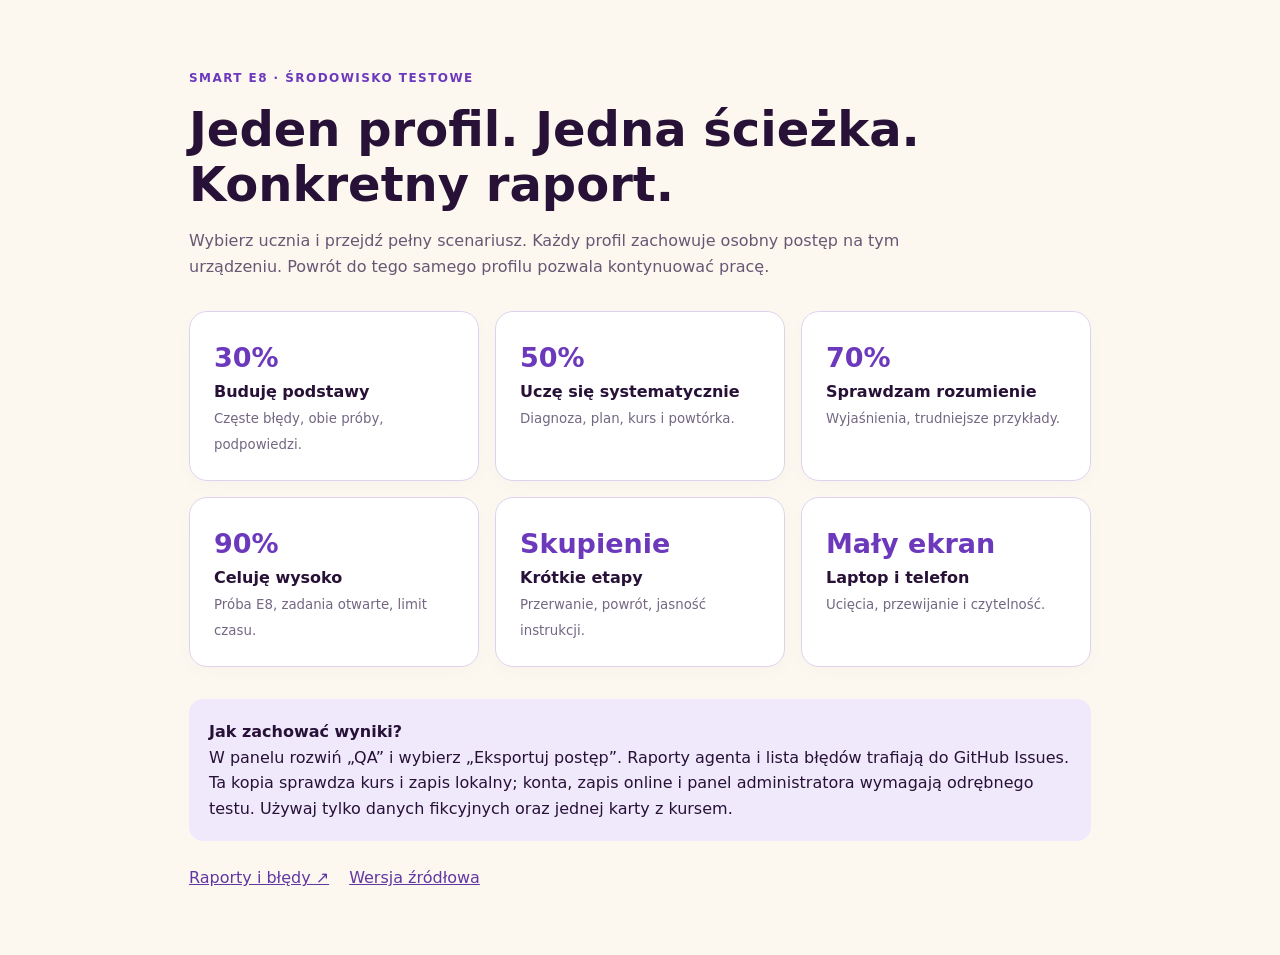
<file: docs/index.html>
<!doctype html>
<html lang="pl"><head><meta charset="utf-8"><meta name="viewport" content="width=device-width,initial-scale=1"><meta name="robots" content="noindex,nofollow"><title>Smart E8 · laboratorium QA</title><style>
*{box-sizing:border-box}body{margin:0;font:16px/1.6 system-ui;color:#271137;background:#fcf8f0}main{max-width:950px;padding:64px 24px;margin:auto}.tag{color:#6c39bc;font-size:12px;letter-spacing:.12em;font-weight:800}h1{font-size:clamp(30px,5vw,48px);line-height:1.15;margin:12px 0}p{color:#665873;max-width:720px}.grid{display:grid;grid-template-columns:repeat(3,1fr);gap:16px;margin:32px 0}a.card{background:#fff;border:1px solid #ded3ef;border-radius:18px;padding:24px;display:block;text-decoration:none;color:inherit;box-shadow:0 6px 20px #27113705}.card:hover{border-color:#8151c9;transform:translateY(-2px)}.card b{display:block;font-size:27px;color:#6c39bc}.card span{display:block;font-weight:750}.card small{color:#746783}aside{padding:20px;background:#f0e9fc;border-radius:14px}footer{margin-top:24px}footer a{color:#6237a2;margin-right:20px}@media(max-width:700px){main{padding-top:32px}.grid{grid-template-columns:repeat(2,1fr)}a.card{padding:18px}}@media(max-width:420px){.grid{grid-template-columns:1fr}}
</style></head><body><main><span class="tag">SMART E8 · ŚRODOWISKO TESTOWE</span><h1>Jeden profil. Jedna ścieżka.<br>Konkretny raport.</h1><p>Wybierz ucznia i przejdź pełny scenariusz. Każdy profil zachowuje osobny postęp na tym urządzeniu. Powrót do tego samego profilu pozwala kontynuować pracę.</p><section class="grid" aria-label="Profile testowe">
<a class="card" href="student/?qaProfile=weak30"><b>30%</b><span>Buduję podstawy</span><small>Częste błędy, obie próby, podpowiedzi.</small></a>
<a class="card" href="student/?qaProfile=average50"><b>50%</b><span>Uczę się systematycznie</span><small>Diagnoza, plan, kurs i powtórka.</small></a>
<a class="card" href="student/?qaProfile=good70"><b>70%</b><span>Sprawdzam rozumienie</span><small>Wyjaśnienia, trudniejsze przykłady.</small></a>
<a class="card" href="student/?qaProfile=ambitious90"><b>90%</b><span>Celuję wysoko</span><small>Próba E8, zadania otwarte, limit czasu.</small></a>
<a class="card" href="student/?qaProfile=focus"><b>Skupienie</b><span>Krótkie etapy</span><small>Przerwanie, powrót, jasność instrukcji.</small></a>
<a class="card" href="student/?qaProfile=compact"><b>Mały ekran</b><span>Laptop i telefon</span><small>Ucięcia, przewijanie i czytelność.</small></a>
</section><aside><b>Jak zachować wyniki?</b><br>W panelu rozwiń „QA” i wybierz „Eksportuj postęp”. Raporty agenta i lista błędów trafiają do GitHub Issues. Ta kopia sprawdza kurs i zapis lokalny; konta, zapis online i panel administratora wymagają odrębnego testu. Używaj tylko danych fikcyjnych oraz jednej karty z kursem.</aside><footer><a href="https://github.com/smarttutoringpolska/smart-e8-qa/issues">Raporty i błędy ↗</a><a href="qa-version.json">Wersja źródłowa</a></footer></main></body></html>
</file>
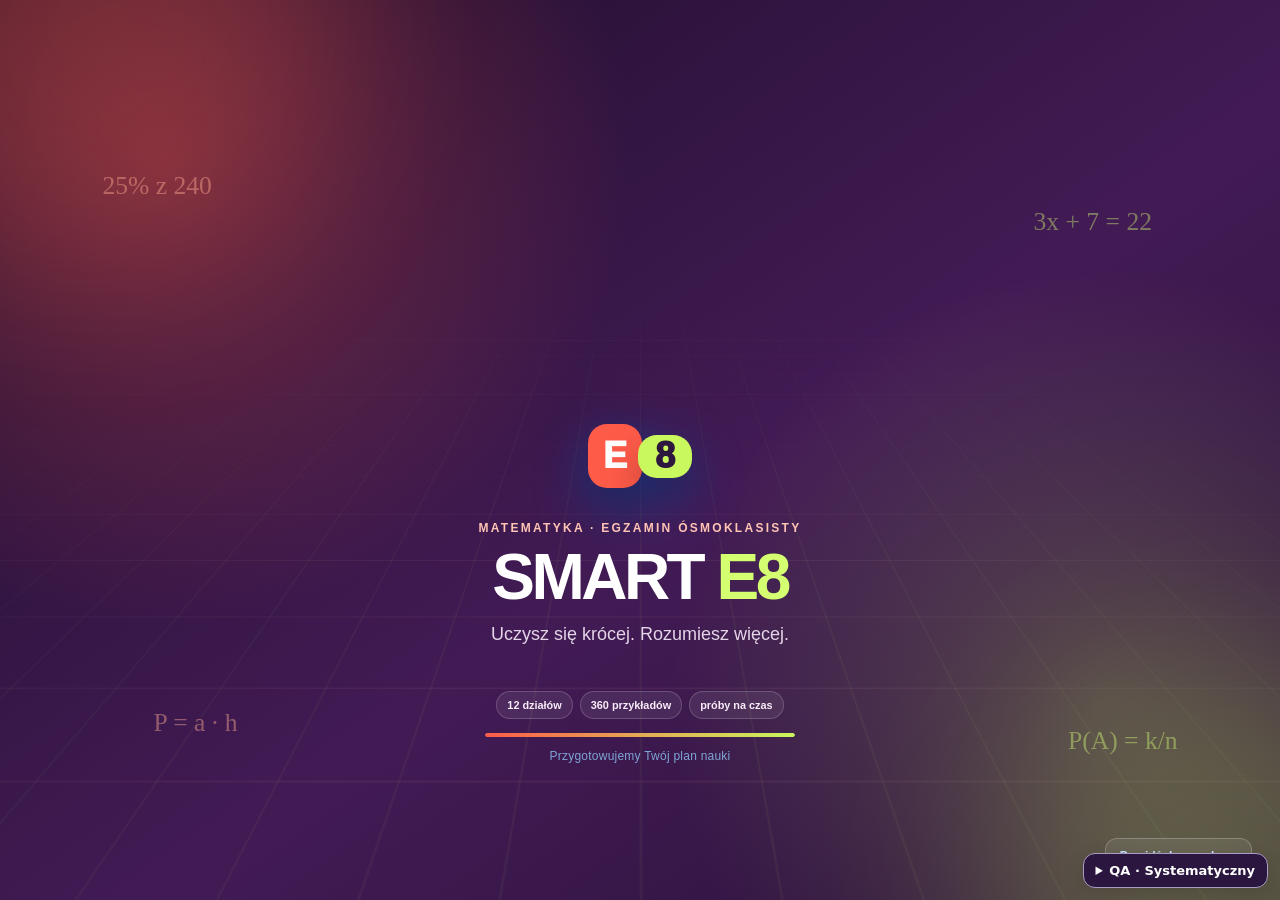
<file: docs/student/index.html>
<!doctype html>
<html lang="pl">
<head>
  <meta charset="utf-8" />
  <meta name="viewport" content="width=device-width, initial-scale=1, viewport-fit=cover" />
  <meta name="theme-color" content="#2b163f" />
  <title>Smart E8 — Matematyka 2027</title>
  <meta name="description" content="Interaktywny panel przygotowań do egzaminu ósmoklasisty z matematyki 2027 zgodny z aktualnym informatorem CKE." />
  <link rel="stylesheet" href="./styles.css?v=3" />
  <link rel="stylesheet" href="./entry.css" />
  <link rel="stylesheet" href="./auth.css" />
  <link rel="stylesheet" href="./e8-theme.css?v=e8-qa-20261111-prod70" />
  <link rel="stylesheet" href="./test-reports.css">
  <link rel="stylesheet" href="./e8-experience.css?v=3">
</head>
<body>
  <svg aria-hidden="true" class="svg-sprite">
    <defs>
      <symbol id="i-search" viewBox="0 0 24 24"><circle cx="11" cy="11" r="7"/><path d="m20 20-4-4"/></symbol>
      <symbol id="i-home" viewBox="0 0 24 24"><path d="m3 11 9-8 9 8v9a1 1 0 0 1-1 1h-5v-7H9v7H4a1 1 0 0 1-1-1z"/></symbol>
      <symbol id="i-book" viewBox="0 0 24 24"><path d="M4 5a3 3 0 0 1 3-3h5v18H7a3 3 0 0 0-3 2zM20 5a3 3 0 0 0-3-3h-5v18h5a3 3 0 0 1 3 2z"/></symbol>
      <symbol id="i-chart" viewBox="0 0 24 24"><path d="M4 20V10m6 10V4m6 16v-7m5 7V7"/></symbol>
      <symbol id="i-note" viewBox="0 0 24 24"><path d="M5 3h12l3 3v15H5zM17 3v4h3M9 12h7M9 16h5"/></symbol>
      <symbol id="i-clock" viewBox="0 0 24 24"><circle cx="12" cy="12" r="9"/><path d="M12 7v5l-3 2"/></symbol>
      <symbol id="i-check" viewBox="0 0 24 24"><path d="m5 12 4 4L19 6"/></symbol>
      <symbol id="i-target" viewBox="0 0 24 24"><circle cx="12" cy="12" r="9"/><circle cx="12" cy="12" r="4"/><path d="m14 10 7-7m-4 0h4v4"/></symbol>
      <symbol id="i-arrow" viewBox="0 0 24 24"><path d="M5 12h14m-5-5 5 5-5 5"/></symbol>
      <symbol id="i-brain" viewBox="0 0 24 24"><path d="M9 5a3 3 0 0 0-5 2 3 3 0 0 0 0 6 3 3 0 0 0 3 5h2m6-13a3 3 0 0 1 5 2 3 3 0 0 1 0 6 3 3 0 0 1-3 5h-2M9 3v18m6-18v18M6 9h3m6 0h3M6 15h3m6 0h3"/></symbol>
      <symbol id="i-file" viewBox="0 0 24 24"><path d="M6 2h8l4 4v16H6zM14 2v5h5M9 12h6M9 16h6"/></symbol>
      <symbol id="i-refresh" viewBox="0 0 24 24"><path d="M20 7V3l-3 3a8 8 0 1 0 2 9M4 17v4l3-3"/></symbol>
      <symbol id="i-cap" viewBox="0 0 24 24"><path d="m2 9 10-5 10 5-10 5zM6 11v5c3 3 9 3 12 0v-5M22 9v6"/></symbol>
      <symbol id="i-bell" viewBox="0 0 24 24"><path d="M18 8a6 6 0 0 0-12 0c0 7-3 7-3 9h18c0-2-3-2-3-9M10 21h4"/></symbol>
      <symbol id="i-menu" viewBox="0 0 24 24"><path d="M4 7h16M4 12h16M4 17h16"/></symbol>
      <symbol id="i-list" viewBox="0 0 24 24"><path d="M9 6h12M9 12h12M9 18h12M3 6h.01M3 12h.01M3 18h.01"/></symbol>
      <symbol id="i-users" viewBox="0 0 24 24"><circle cx="9" cy="8" r="3"/><path d="M3 20v-2a5 5 0 0 1 10 0v2M16 4a3 3 0 0 1 0 6M17 14a5 5 0 0 1 4 4v2"/></symbol>
      <symbol id="i-light" viewBox="0 0 24 24"><path d="M9 18h6M10 22h4M8 14a7 7 0 1 1 8 0c-1 .7-1 2-1 2H9s0-1.3-1-2z"/></symbol>
      <symbol id="i-close" viewBox="0 0 24 24"><path d="m6 6 12 12M18 6 6 18"/></symbol>
    </defs>
  </svg>

  <section class="entry-splash" id="entrySplash" aria-label="Uruchamianie Smart E8">
    <div class="entry-grid" aria-hidden="true"></div>
    <div class="entry-formulas" aria-hidden="true">
      <span>25% z 240</span>
      <span>3x + 7 = 22</span>
      <span>P = a · h</span>
      <span>P(A) = k/n</span>
    </div>
    <div class="entry-glow entry-glow-one" aria-hidden="true"></div>
    <div class="entry-glow entry-glow-two" aria-hidden="true"></div>
    <div class="entry-stage">
      <div class="entry-logo" aria-hidden="true"><i></i><i></i></div>
      <span class="entry-kicker">MATEMATYKA · EGZAMIN ÓSMOKLASISTY</span>
      <h1>SMART <b>E8</b></h1>
      <p>Uczysz się krócej. Rozumiesz więcej.</p>
      <div class="entry-stats"><span>12 działów</span><span>360 przykładów</span><span>próby na czas</span></div>
      <div class="entry-loader" aria-hidden="true"><i></i></div>
      <small>Przygotowujemy Twój plan nauki</small>
    </div>
    <button class="entry-skip" id="entrySkip" type="button">Przejdź do panelu →</button>
  </section>

  <div class="app-shell">
    <header class="topbar">
      <button class="icon-button mobile-only" id="menuButton" aria-label="Otwórz menu" aria-expanded="false" aria-controls="sidebar"><svg><use href="#i-menu"/></svg></button>
      <button class="brand" data-route="overview" aria-label="Smart E8 — strona główna">
        <span class="brand-mark"><i></i><i></i></span>
        <span class="brand-copy">SMART E8<small>Matematyka 2027</small></span>
      </button>
      <div class="top-actions">
        <span class="cke-chip"><svg><use href="#i-check"/></svg>Zakres CKE 2027</span>
        <div class="account-wrap">
          <button class="account-chip" id="accountButton" type="button" aria-label="Otwórz konto ucznia">
            <div class="avatar">U</div>
            <span class="profile-copy"><strong id="accountName">Uczeń</strong><small id="syncStatus">Synchronizacja…</small></span>
          </button>
          <div class="account-menu" id="accountMenu">
            <span>KONTO UCZNIA</span>
            <b id="accountEmail"></b>
            <small id="accountStorageNote">Postęp zapisuje się automatycznie online.</small>
            <a class="quality-link" id="qualityLink" href="./admin.html" hidden>Panel administratora</a>
            <button id="signOutButton" type="button">Wyloguj się</button>
          </div>
        </div>
      </div>
    </header>

    <aside class="sidebar" id="sidebar">
      <div class="nav-group">
        <button class="nav-item active" data-route="overview"><svg><use href="#i-home"/></svg><span>Start</span></button>
        <button class="nav-item" data-route="guide"><svg><use href="#i-list"/></svg><span>Jak korzystać</span></button>
        <button class="nav-item" data-route="courses"><svg><use href="#i-brain"/></svg><span>Kursy</span></button>
        <button class="nav-item" data-route="knowledge"><svg><use href="#i-book"/></svg><span>Podręcznik</span></button>
        <button class="nav-item" data-route="diagnostic"><svg><use href="#i-target"/></svg><span>Diagnoza i plan</span></button>
        <button class="nav-item" data-route="exam" data-target="mixed"><svg><use href="#i-clock"/></svg><span>Próba E8</span></button>
        <button class="nav-item" data-route="progress"><svg><use href="#i-chart"/></svg><span>Postępy</span></button>
        <button class="nav-item" data-route="review"><svg><use href="#i-refresh"/></svg><span>Powtórki</span></button>
        <div class="nav-divider" aria-hidden="true"></div>
        <button class="nav-item parent-nav-item" data-route="parent" title="Raport dla rodzica"><svg><use href="#i-users"/></svg><span>Dla rodzica</span></button>
      </div>
    </aside>

    <main id="appMain" tabindex="-1"></main>
  </div>

  <div class="drawer-backdrop" id="drawerBackdrop"></div>
  <aside class="topic-drawer" id="topicDrawer" aria-hidden="true"></aside>
  <div class="toast" id="toast" role="status"></div>
  <script src="../qa-profile.js"></script>
  <script src="./config.js"></script>
  <script src="./cloud.js"></script>
  <script src="./e8-experience.js?v=2"></script>
  <script src="./e8-solution-examples.js?v=1"></script>
  <script src="./e8-solution-player.js?v=2"></script>
  <script src="./sync.js?v=e8-qa-20261111-prod70"></script>

</body>
</html>
</file>
<file: docs/student/styles.css>
:root{
  --navy:#0b2456;--blue:#0868f2;--blue2:#3c96ff;--ink:#163365;--muted:#6d81a7;
  --line:#dce7f6;--surface:rgba(255,255,255,.88);--green:#10ad72;--red:#ec4b64;
  --amber:#f58b19;--purple:#8249ec;--shadow:0 18px 55px rgba(30,73,137,.09);
  --sidebar:238px
}
*{box-sizing:border-box}html{background:#f1f6ff;scroll-behavior:smooth}body{margin:0;min-width:320px;color:var(--navy);font-family:Inter,ui-sans-serif,-apple-system,BlinkMacSystemFont,"Segoe UI",sans-serif;background:radial-gradient(circle at 78% 0,rgba(55,145,255,.15),transparent 32rem),linear-gradient(145deg,#f8fbff,#eef5ff 55%,#f9fbff);min-height:100vh}button,input,textarea{font:inherit}button{color:inherit}.svg-sprite{position:absolute;width:0;height:0;overflow:hidden}.app-shell{min-height:100vh;display:grid;grid-template-columns:var(--sidebar) minmax(0,1fr);grid-template-rows:70px 1fr}.topbar{grid-column:1/-1;display:grid;grid-template-columns:var(--sidebar) minmax(280px,620px) 1fr;align-items:center;gap:1rem;height:70px;padding:0 1.6rem 0 1.35rem;position:sticky;top:0;z-index:30;background:rgba(255,255,255,.84);backdrop-filter:blur(18px);border-bottom:1px solid rgba(188,207,234,.7)}svg{width:1.25rem;height:1.25rem;fill:none;stroke:currentColor;stroke-width:1.9;stroke-linecap:round;stroke-linejoin:round}.brand{border:0;background:none;padding:0;display:flex;align-items:center;gap:.7rem;font-weight:850;letter-spacing:-.03em;cursor:pointer;text-align:left}.brand-mark{width:42px;height:42px;position:relative;display:grid;place-items:center}.brand-mark i{position:absolute;bottom:5px;width:23px;height:31px;background:linear-gradient(150deg,#65bcff,#075ef0);clip-path:polygon(50% 0,100% 100%,0 100%);filter:drop-shadow(0 5px 5px rgba(0,91,240,.22))}.brand-mark i:first-child{transform:translateX(-9px) scale(.82);opacity:.9}.brand-mark i:last-child{transform:translateX(9px) scale(.82);background:linear-gradient(150deg,#409fff,#034acb)}.brand-copy{font-size:1.12rem;line-height:1}.brand-copy small{display:block;margin-top:.3rem;color:#7890b7;font-size:.66rem;font-weight:650;letter-spacing:0}.search{height:43px;position:relative}.search svg{position:absolute;left:1rem;top:50%;transform:translateY(-50%);color:#476694}.search input{width:100%;height:100%;border:1px solid #cbdcef;border-radius:13px;background:rgba(248,251,255,.9);padding:0 1rem 0 3rem;outline:0;color:var(--navy);transition:.2s}.search input:focus{border-color:#77aaf0;background:#fff;box-shadow:0 0 0 4px rgba(8,104,242,.08)}.top-actions{justify-self:end;display:flex;align-items:center;gap:.65rem}.cke-chip{display:flex;align-items:center;gap:.35rem;border:1px solid #bfe9d6;background:#edfbf5;color:#09885b;padding:.46rem .62rem;border-radius:9px;font-size:.7rem;font-weight:760}.cke-chip svg{width:14px;height:14px}.icon-button{width:40px;height:40px;display:grid;place-items:center;border:0;border-radius:12px;background:transparent;cursor:pointer;position:relative}.icon-button:hover{background:#edf4ff}.icon-button b{width:8px;height:8px;border-radius:50%;background:#ff3651;border:2px solid #fff;position:absolute;top:7px;right:7px}.avatar{width:40px;height:40px;display:grid;place-items:center;border-radius:50%;background:linear-gradient(145deg,#e1efff,#bed9ff);font-weight:850}.profile-copy{line-height:1.05;font-size:.78rem}.profile-copy strong{display:block;font-size:.85rem}.profile-copy span{display:block;margin-top:.25rem;color:var(--muted);font-size:.68rem}.sidebar{min-height:calc(100vh - 70px);padding:1.15rem .85rem;border-right:1px solid rgba(190,209,235,.65);background:rgba(255,255,255,.58);display:flex;flex-direction:column;gap:1rem;position:sticky;top:70px;height:calc(100vh - 70px)}.nav-group{display:flex;flex-direction:column;gap:.35rem}.nav-item{min-height:50px;width:100%;display:grid;grid-template-columns:25px 1fr auto;align-items:center;gap:.75rem;border:0;padding:0 .9rem;border-radius:12px;background:transparent;font-weight:680;cursor:pointer;text-align:left;transition:.18s}.nav-item svg{color:#456495}.nav-item em{font-style:normal;color:#7590bb;background:#edf4ff;border-radius:7px;padding:.18rem .4rem;font-size:.65rem}.nav-item:hover{background:rgba(227,238,253,.72)}.nav-item.active{color:var(--blue);background:linear-gradient(100deg,#deebff,#eaf3ff)}.nav-item.active svg{color:var(--blue)}.exam-card{margin-top:auto;border:1px solid #cfe0f4;border-radius:16px;background:linear-gradient(145deg,#fff,#eef6ff);padding:.9rem;box-shadow:var(--shadow)}.exam-date{display:grid;grid-template-columns:1fr auto;align-items:end}.exam-date span{grid-column:1/-1;font-size:.62rem;letter-spacing:.18em;color:#7c90b5;font-weight:800}.exam-date strong{font-size:1.05rem;letter-spacing:-.03em}.exam-date small{color:var(--blue);font-weight:750}.exam-card p{margin:.65rem 0;color:#60769e;font-size:.72rem;line-height:1.4}.exam-card button,.primary-btn{width:100%;display:flex;align-items:center;justify-content:center;gap:.5rem;border:0;border-radius:10px;background:linear-gradient(135deg,var(--blue),#1a7cf8);color:#fff;padding:.7rem .8rem;font-size:.76rem;font-weight:760;cursor:pointer;box-shadow:0 9px 20px rgba(8,103,242,.2);transition:.2s}.exam-card button:hover,.primary-btn:hover{transform:translateY(-1px);box-shadow:0 12px 24px rgba(8,103,242,.28)}.exam-card button svg{width:16px;height:16px}main{min-width:0;padding:1.05rem 1.25rem 2.4rem}.page{max-width:1480px;margin:0 auto;animation:pageIn .28s ease both}.page-head{display:flex;align-items:end;justify-content:space-between;gap:1rem;margin:.2rem 0 1rem}.page-head h1{margin:0;font-size:clamp(1.55rem,2.6vw,2.2rem);letter-spacing:-.045em}.page-head p{margin:.35rem 0 0;color:var(--muted);font-size:.9rem}.eyebrow{display:flex;align-items:center;gap:.45rem;color:var(--blue);text-transform:uppercase;letter-spacing:.09em;font-size:.65rem;font-weight:830;margin-bottom:.45rem}.eyebrow svg{width:15px;height:15px}.card{border:1px solid rgba(202,218,240,.87);background:var(--surface);border-radius:18px;box-shadow:var(--shadow)}.overview-grid{display:grid;grid-template-columns:minmax(0,1fr) 330px;gap:1rem}.main-column,.rail{display:flex;flex-direction:column;gap:1rem}.hero{padding:1.25rem;display:grid;grid-template-columns:minmax(0,1fr) 270px;gap:1.15rem;position:relative;overflow:hidden;background:linear-gradient(118deg,rgba(255,255,255,.97),rgba(236,246,255,.93))}.hero:after{content:"";position:absolute;width:340px;height:340px;border:55px solid rgba(54,145,255,.05);border-radius:50%;right:160px;top:-275px;pointer-events:none}.hero h1{font-size:clamp(1.55rem,2.4vw,2.1rem);letter-spacing:-.045em;margin:0;line-height:1.1}.hero p{color:#536d98;line-height:1.5;font-size:.9rem;max-width:700px}.hero-chips{display:flex;flex-wrap:wrap;gap:.45rem}.soft-chip{display:inline-flex;align-items:center;gap:.35rem;padding:.42rem .58rem;border:1px solid #dae6f5;border-radius:9px;background:#fff;color:#4b6792;font-size:.68rem;font-weight:680}.soft-chip svg{width:14px;height:14px;color:var(--blue)}.today-card{border:1px solid #d8e5f5;background:rgba(255,255,255,.82);border-radius:15px;padding:1rem;z-index:1}.today-card h3{font-size:.9rem;margin:.65rem 0 .32rem}.today-card p{font-size:.74rem;margin:0 0 .7rem;line-height:1.4}.today-card .primary-btn{width:auto;padding:.66rem .8rem}.weekly-progress{grid-column:1/-1;display:grid;grid-template-columns:1fr auto;gap:.75rem;align-items:end}.bar-label{display:flex;justify-content:space-between;font-size:.72rem;font-weight:760;margin-bottom:.45rem}.bar-label span:last-child{color:var(--blue)}.progress-track{height:10px;border-radius:99px;background:#dce9fa;overflow:hidden}.progress-fill{height:100%;width:0;border-radius:inherit;background:linear-gradient(90deg,#0871ef,#3c9aff);box-shadow:0 0 12px rgba(0,112,255,.28);transition:width .7s ease}.progress-number{font-size:1.45rem;font-weight:900;color:var(--blue);letter-spacing:-.04em}.section-card{padding:1rem}.section-head{display:flex;align-items:center;justify-content:space-between;gap:1rem;margin-bottom:.8rem}.section-head h2{margin:0;font-size:1.02rem;letter-spacing:-.02em}.text-btn{border:0;background:none;color:var(--blue);font-size:.72rem;font-weight:760;cursor:pointer}.topic-strip{display:grid;grid-template-columns:repeat(5,minmax(0,1fr));gap:.7rem}.topic-mini{border:1px solid #e0e9f5;background:linear-gradient(145deg,#fff,#f3f8ff);border-radius:14px;padding:.85rem;cursor:pointer;text-align:left;min-height:145px;display:flex;flex-direction:column;transition:.2s}.topic-mini:hover{transform:translateY(-2px);border-color:#a9c8ef;box-shadow:0 12px 24px rgba(31,73,136,.09)}.topic-mini .num{width:30px;height:30px;border-radius:9px;background:#e5f0ff;color:var(--blue);display:grid;place-items:center;font-size:.68rem;font-weight:850}.topic-mini strong{display:block;margin:.65rem 0 .28rem;font-size:.78rem;line-height:1.25}.topic-mini small{color:var(--muted);font-size:.66rem;line-height:1.35}.topic-mini .mini-status{margin-top:auto;padding-top:.55rem;color:var(--green);font-size:.62rem;font-weight:780}.task-cards{display:grid;grid-template-columns:repeat(3,1fr);gap:.75rem}.task-card{border:1px solid #dfe8f5;border-radius:14px;padding:1rem;background:#fff;position:relative;overflow:hidden;cursor:pointer;text-align:left;transition:.2s}.task-card:hover{transform:translateY(-2px);box-shadow:0 13px 25px rgba(32,77,143,.1);border-color:#afcbed}.task-card:after{content:"";position:absolute;width:85px;height:85px;border-radius:50%;right:-32px;top:-36px;background:#e8f2ff}.task-meta{display:flex;gap:.4rem;align-items:center;color:var(--muted);font-size:.64rem}.task-meta b{color:var(--blue);background:#eaf3ff;padding:.25rem .4rem;border-radius:6px}.task-card h3{font-size:.88rem;margin:.65rem 0 .35rem}.task-card p{font-size:.72rem;color:var(--muted);line-height:1.4;margin:0 0 .8rem}.task-bottom{display:flex;justify-content:space-between;align-items:center;font-size:.66rem;font-weight:730;color:#49638d}.task-bottom svg{color:var(--blue)}.rail-card{padding:1rem}.rail-card h2{font-size:.94rem;margin:0}.donut-wrap{display:grid;grid-template-columns:125px 1fr;gap:.8rem;align-items:center;margin-top:.75rem}.donut{width:120px;height:120px;position:relative;display:grid;place-items:center}.donut svg{width:120px;height:120px;transform:rotate(-90deg)}.donut circle{fill:none;stroke-width:11}.donut .track{stroke:#e1eaf6}.donut .value{stroke:var(--blue);stroke-linecap:round;stroke-dasharray:251;stroke-dashoffset:251;transition:stroke-dashoffset .8s ease}.donut-label{position:absolute;text-align:center}.donut-label strong{display:block;font-size:1.55rem}.donut-label span{font-size:.64rem;color:var(--muted)}.metric-list{display:flex;flex-direction:column;gap:.65rem}.metric{display:grid;grid-template-columns:33px 1fr;gap:.55rem;align-items:center}.metric i{width:33px;height:33px;border-radius:9px;background:#e9f2ff;color:var(--blue);display:grid;place-items:center;font-style:normal}.metric i.green{background:#e7f8ef;color:var(--green)}.metric i.orange{background:#fff0e4;color:var(--amber)}.metric i svg{width:16px;height:16px}.metric strong{display:block;font-size:.85rem}.metric span{display:block;color:var(--muted);font-size:.61rem;margin-top:.1rem}.streak-head{display:flex;gap:.7rem;align-items:center}.flame{font-size:1.9rem}.streak-head strong{font-size:.88rem}.streak-head span{display:block;color:var(--muted);font-size:.69rem;line-height:1.35;margin-top:.15rem}.week{display:grid;grid-template-columns:repeat(7,1fr);gap:.25rem;margin-top:.85rem;text-align:center}.day{font-size:.61rem;color:#647ba5}.day i{display:grid;width:24px;height:24px;place-items:center;margin:.4rem auto 0;border:2px solid #bdcce0;border-radius:50%;font-style:normal}.day.done i{border-color:var(--blue);background:var(--blue);color:#fff}.exam-facts{display:grid;grid-template-columns:repeat(2,1fr);gap:.55rem;margin-top:.8rem}.exam-fact{padding:.65rem;border-radius:11px;background:#f3f7fd;border:1px solid #e3ebf6}.exam-fact strong{display:block;font-size:.9rem}.exam-fact span{color:var(--muted);font-size:.62rem}.source-note{font-size:.63rem;color:#8090ad;line-height:1.45;margin:.75rem 0 0}.source-note a{color:var(--blue)}.program-grid{display:grid;grid-template-columns:repeat(3,1fr);gap:.8rem}.topic-card{border:1px solid #dae6f4;border-radius:16px;background:rgba(255,255,255,.9);padding:1rem;cursor:pointer;text-align:left;transition:.2s;min-height:185px;display:flex;flex-direction:column}.topic-card:hover{transform:translateY(-3px);border-color:#9fc2ed;box-shadow:0 15px 30px rgba(30,75,140,.1)}.topic-card-top{display:flex;align-items:center;justify-content:space-between}.topic-index{width:38px;height:38px;border-radius:11px;display:grid;place-items:center;color:#fff;background:linear-gradient(145deg,var(--blue2),var(--blue));font-size:.72rem;font-weight:850}.topic-percent{color:var(--muted);font-size:.65rem;font-weight:750}.topic-card h2{font-size:.95rem;margin:.8rem 0 .35rem}.topic-card p{font-size:.7rem;color:var(--muted);line-height:1.4;margin:0}.topic-progress{margin-top:auto;padding-top:.85rem}.topic-progress .progress-track{height:6px}.filter-row{display:flex;gap:.45rem;flex-wrap:wrap;margin-bottom:1rem}.filter-chip{border:1px solid #d5e2f3;background:#fff;padding:.48rem .7rem;border-radius:999px;color:#526c96;font-size:.7rem;font-weight:720;cursor:pointer}.filter-chip.active{background:var(--navy);border-color:var(--navy);color:#fff}.practice-hero{display:grid;grid-template-columns:1fr 330px;gap:1rem;margin-bottom:1rem}.practice-hero .card{padding:1.25rem}.practice-hero h1{margin:0;font-size:1.7rem;letter-spacing:-.04em}.practice-hero p{color:var(--muted);line-height:1.5;font-size:.85rem}.method-steps{display:flex;gap:.5rem;flex-wrap:wrap}.method-step{display:flex;align-items:center;gap:.45rem;background:#edf5ff;border:1px solid #d4e6fb;color:#315b91;padding:.5rem .62rem;border-radius:9px;font-size:.68rem;font-weight:700}.method-step b{width:20px;height:20px;border-radius:6px;background:var(--blue);color:#fff;display:grid;place-items:center}.learning-page{max-width:1520px}.learn-layout{display:grid;grid-template-columns:250px minmax(0,1fr) 330px;gap:1rem;align-items:start}.lesson-outline{padding:.9rem;position:sticky;top:86px}.lesson-outline h2{font-size:.82rem;margin:.15rem .3rem .8rem}.outline-step{display:grid;grid-template-columns:28px 1fr;gap:.55rem;align-items:center;padding:.65rem .55rem;border-radius:10px;color:#61769d;font-size:.69rem;font-weight:680}.outline-step i{width:27px;height:27px;border-radius:50%;display:grid;place-items:center;border:1px solid #cbd9eb;font-style:normal;font-size:.62rem}.outline-step.done{color:var(--green)}.outline-step.done i{background:var(--green);border-color:var(--green);color:#fff}.outline-step.active{color:var(--blue);background:#edf5ff}.outline-step.active i{border-color:var(--blue);color:var(--blue);background:#fff}.lesson-center{display:flex;flex-direction:column;gap:.8rem}.lesson-top{padding:1rem;display:flex;align-items:center;justify-content:space-between;gap:1rem}.lesson-top h1{font-size:1.15rem;margin:0}.lesson-top p{font-size:.68rem;color:var(--muted);margin:.25rem 0 0}.task-progress-dots{display:flex;gap:.35rem}.task-progress-dots i{width:27px;height:7px;border-radius:99px;background:#d9e4f2;transition:.25s}.task-progress-dots i.done{background:var(--green)}.task-progress-dots i.active{background:var(--blue)}.problem-card{padding:1.1rem}.problem-head{display:flex;align-items:center;justify-content:space-between;gap:.7rem;margin-bottom:.7rem}.origin-badge{display:inline-flex;align-items:center;gap:.35rem;border:1px solid #cfe0f3;background:#f1f7ff;color:#42628f;padding:.35rem .5rem;border-radius:8px;font-size:.62rem;font-weight:720}.points-badge{color:var(--purple);background:#f1eaff;border-radius:7px;padding:.35rem .48rem;font-size:.62rem;font-weight:750}.problem-card h2{font-size:1.02rem;line-height:1.5;margin:.5rem 0;color:#142e60}.math{font-family:"Cambria Math",Cambria,Georgia,serif;font-size:1.12em;font-style:italic;white-space:nowrap}.problem-instruction{color:var(--muted);font-size:.7rem;margin:0}.history{display:flex;flex-direction:column;gap:.7rem}.history-step{padding:.95rem 1rem;border-left:4px solid var(--green);animation:stepIn .3s ease both}.history-label{display:flex;align-items:center;gap:.45rem;color:var(--green);font-size:.65rem;font-weight:780;text-transform:uppercase;letter-spacing:.05em}.history-question{font-size:.78rem;margin:.5rem 0;color:#38527d}.history-answer{display:inline-flex;align-items:center;gap:.4rem;background:#eaf9f2;color:#09865a;border-radius:8px;padding:.45rem .6rem;font-size:.72rem;font-weight:740}.conclusion{margin-top:.55rem;color:#526b95;font-size:.7rem;line-height:1.45}.question-card{padding:1.1rem;animation:stepIn .3s ease both;border:1px solid #c8ddf7;box-shadow:0 18px 45px rgba(29,91,171,.1)}.question-kicker{display:flex;align-items:center;gap:.45rem;color:var(--blue);font-size:.67rem;font-weight:800}.question-card h3{font-size:1rem;line-height:1.42;margin:.65rem 0 .8rem}.answers{display:grid;grid-template-columns:1fr 1fr;gap:.55rem}.answer{border:1px solid #d3e1f2;background:#fff;border-radius:11px;padding:.7rem .8rem;text-align:left;font-size:.73rem;font-weight:680;cursor:pointer;transition:.16s;min-height:48px}.answer:hover{border-color:#81afe9;background:#f5f9ff;transform:translateY(-1px)}.answer.wrong{border-color:#f2a7b3;background:#fff1f3;color:#b92b43;animation:shake .3s}.answer.correct{border-color:#68d3a8;background:#edfbf5;color:#07875a}.feedback{min-height:21px;margin:.7rem 0 0;font-size:.7rem;line-height:1.4;color:#5d7298}.feedback.wrong{color:#b93b51}.feedback.correct{color:#07875a}.question-actions{display:flex;align-items:center;justify-content:space-between;gap:.7rem;margin-top:.75rem}.hint-btn{border:0;background:#fff6df;color:#a76508;border-radius:9px;padding:.55rem .7rem;font-size:.68rem;font-weight:730;cursor:pointer}.hint-btn svg{width:15px;height:15px;vertical-align:-3px}.next-btn{width:auto;padding:.6rem .85rem;opacity:.45;pointer-events:none}.next-btn.ready{opacity:1;pointer-events:auto}.visual-panel{padding:1rem;position:sticky;top:86px}.visual-head{display:flex;align-items:flex-start;justify-content:space-between;gap:.7rem;margin-bottom:.65rem}.visual-head h2{font-size:.87rem;margin:0}.visual-head span{font-size:.62rem;color:var(--muted)}.graph-wrap{border:1px solid #dce7f4;border-radius:14px;background:linear-gradient(145deg,#fff,#f5f9ff);padding:.55rem;overflow:hidden}.graph-svg{width:100%;height:auto;display:block}.graph-grid line{stroke:#dbe5f2;stroke-width:1}.graph-axis{stroke:#6d82a7;stroke-width:1.6}.graph-line{stroke:var(--blue);stroke-width:3;fill:none;stroke-linecap:round;stroke-dasharray:500;stroke-dashoffset:500;animation:drawLine .8s ease forwards}.graph-line.secondary{stroke:#ec4b64}.graph-point{fill:#fff;stroke:var(--blue);stroke-width:3;transform-origin:center;animation:pointPop .35s .45s ease both}.graph-label{fill:#536b95;font-size:10px;font-family:Inter,sans-serif}.slider-box{margin-top:.75rem;padding:.7rem;border-radius:11px;background:#eef5ff}.slider-label{display:flex;justify-content:space-between;font-size:.66rem;color:#516a94;margin-bottom:.45rem}.slider-label strong{color:var(--blue);font-size:.75rem}.slider-box input{width:100%;accent-color:var(--blue)}.visual-note{margin-top:.75rem;padding:.7rem;border-radius:11px;background:#edf9f4;border:1px solid #d3f0e2;color:#267157;font-size:.68rem;line-height:1.45}.outcome-grid{display:grid;grid-template-columns:repeat(6,1fr);gap:3px;padding:.4rem}.outcome-cell{aspect-ratio:1;border-radius:5px;background:#edf3fb;display:grid;place-items:center;font-size:.54rem;color:#7790b5;transition:.3s}.outcome-cell.hit{background:#dff7ec;color:#058656;box-shadow:inset 0 0 0 2px #19b77a;animation:cellPop .45s ease both}.quadratic-line{fill:none;stroke:var(--purple);stroke-width:3;stroke-dasharray:500;stroke-dashoffset:500;animation:drawLine .9s ease forwards}.success-card{padding:1.2rem;text-align:center;background:linear-gradient(145deg,#fff,#effbf6);border-color:#bdebd7;animation:stepIn .35s ease both}.success-icon{width:58px;height:58px;border-radius:50%;background:var(--green);color:#fff;display:grid;place-items:center;margin:0 auto;box-shadow:0 12px 25px rgba(16,173,114,.24)}.success-icon svg{width:28px;height:28px}.success-card h2{font-size:1.15rem;margin:.8rem 0 .35rem}.success-card p{color:var(--muted);font-size:.74rem;line-height:1.45}.success-actions{display:flex;gap:.55rem;justify-content:center;margin-top:.8rem}.secondary-btn{border:1px solid #cbdcf0;background:#fff;color:#315b91;border-radius:10px;padding:.62rem .8rem;font-size:.7rem;font-weight:730;cursor:pointer}.topic-drawer{position:fixed;z-index:60;top:0;right:0;height:100vh;width:min(430px,92vw);background:#f8fbff;box-shadow:-24px 0 60px rgba(15,42,87,.18);transform:translateX(105%);transition:.28s;padding:1.2rem;overflow-y:auto}.topic-drawer.open{transform:translateX(0)}.drawer-backdrop{position:fixed;z-index:55;inset:0;background:rgba(12,31,67,.25);backdrop-filter:blur(2px);opacity:0;pointer-events:none;transition:.25s}.drawer-backdrop.open{opacity:1;pointer-events:auto}.drawer-close{float:right}.drawer-number{width:48px;height:48px;border-radius:13px;background:linear-gradient(145deg,var(--blue2),var(--blue));color:#fff;display:grid;place-items:center;font-size:.8rem;font-weight:850;margin-top:2rem}.topic-drawer h2{font-size:1.35rem;letter-spacing:-.035em;margin:.75rem 0 .35rem}.topic-drawer>p{color:var(--muted);font-size:.78rem;line-height:1.5}.syllabus-list{margin:1rem 0;padding:0;list-style:none;display:flex;flex-direction:column;gap:.5rem}.syllabus-list li{display:grid;grid-template-columns:24px 1fr;gap:.55rem;align-items:start;border:1px solid #dee8f4;background:#fff;border-radius:10px;padding:.65rem;font-size:.72rem;line-height:1.35}.syllabus-list li i{width:22px;height:22px;border-radius:7px;background:#e8f3ff;color:var(--blue);display:grid;place-items:center;font-style:normal;font-size:.6rem;font-weight:850}.drawer-action{width:100%;margin-top:.5rem}.empty-card{padding:2rem;text-align:center}.empty-card .empty-icon{width:56px;height:56px;border-radius:15px;display:grid;place-items:center;margin:0 auto;background:#e9f3ff;color:var(--blue)}.empty-card h2{font-size:1rem}.empty-card p{max-width:440px;margin:.5rem auto;color:var(--muted);font-size:.75rem;line-height:1.5}.notes-area{width:100%;min-height:260px;border:1px solid #ccdcef;background:#fff;border-radius:14px;padding:1rem;outline:0;resize:vertical;color:var(--ink);line-height:1.55}.notes-area:focus{border-color:#7eace7;box-shadow:0 0 0 4px rgba(8,104,242,.08)}.note-status{font-size:.67rem;color:var(--green);margin-top:.55rem}.progress-table{display:flex;flex-direction:column;gap:.55rem}.progress-row-card{display:grid;grid-template-columns:42px minmax(0,1fr) 80px;gap:.75rem;align-items:center;padding:.7rem;border:1px solid #e0e8f3;border-radius:12px;background:#fff}.progress-row-card .topic-index{width:36px;height:36px}.progress-row-card strong{font-size:.77rem}.progress-row-card span{display:block;color:var(--muted);font-size:.64rem;margin-top:.2rem}.progress-row-card .progress-track{height:7px}.toast{position:fixed;right:1.2rem;bottom:1.2rem;z-index:80;max-width:340px;padding:.85rem 1rem;border-radius:12px;background:#0b2456;color:#fff;font-size:.75rem;font-weight:650;box-shadow:0 16px 40px rgba(6,28,75,.25);transform:translateY(145%);transition:.25s}.toast.show{transform:translateY(0)}.mobile-only{display:none}
@keyframes pageIn{from{opacity:0;transform:translateY(8px)}to{opacity:1;transform:none}}@keyframes stepIn{from{opacity:0;transform:translateY(9px)}to{opacity:1;transform:none}}@keyframes drawLine{to{stroke-dashoffset:0}}@keyframes pointPop{from{opacity:0;transform:scale(.2)}to{opacity:1;transform:scale(1)}}@keyframes cellPop{50%{transform:scale(1.12)}}@keyframes shake{25%{transform:translateX(-4px)}75%{transform:translateX(4px)}}
@media(max-width:1220px){:root{--sidebar:82px}.brand-copy,.nav-item span,.nav-item em,.exam-card{display:none}.brand{justify-content:center}.sidebar{padding-inline:.7rem}.nav-item{display:grid;grid-template-columns:1fr;justify-items:center;padding:0}.overview-grid{grid-template-columns:minmax(0,1fr) 300px}.topic-strip{grid-template-columns:repeat(3,1fr)}.program-grid{grid-template-columns:repeat(2,1fr)}.learn-layout{grid-template-columns:82px minmax(0,1fr) 300px}.lesson-outline h2,.outline-step span{display:none}.outline-step{grid-template-columns:1fr;justify-items:center}.lesson-outline{padding:.6rem}.task-cards{grid-template-columns:1fr 1fr}.task-card:last-child{grid-column:1/-1}}
@media(max-width:950px){.app-shell{display:block}.topbar{grid-template-columns:45px 1fr auto;height:66px;padding:0 .8rem}.topbar>.brand{display:none}.mobile-only{display:grid}.cke-chip,.profile-copy,#notificationButton{display:none}.sidebar{position:fixed;z-index:50;top:66px;bottom:0;left:0;width:240px;height:auto;min-height:0;transform:translateX(-105%);transition:.25s;background:rgba(250,253,255,.97);backdrop-filter:blur(18px);box-shadow:15px 0 35px rgba(12,35,86,.16)}.sidebar.open{transform:translateX(0)}.nav-item{display:grid;grid-template-columns:25px 1fr auto;justify-items:start}.nav-item span,.nav-item em,.exam-card{display:block}.exam-card button{display:flex}main{padding:.8rem}.overview-grid{grid-template-columns:1fr}.rail{display:grid;grid-template-columns:1fr 1fr}.rail .rail-card:last-child{grid-column:1/-1}.learn-layout{grid-template-columns:1fr}.lesson-outline{display:flex;overflow-x:auto;position:static}.lesson-outline h2{display:none}.outline-step{flex:0 0 auto;grid-template-columns:28px auto}.outline-step span{display:block}.visual-panel{position:static;order:2}.lesson-center{order:1}.practice-hero{grid-template-columns:1fr}.practice-hero .card:last-child{display:none}}
@media(max-width:680px){.page-head{align-items:flex-start;flex-direction:column}.hero{grid-template-columns:1fr}.today-card{margin-top:.2rem}.weekly-progress{grid-column:1}.topic-strip,.program-grid,.task-cards{grid-template-columns:1fr 1fr}.task-card:last-child{grid-column:auto}.rail{display:flex}.answers{grid-template-columns:1fr}.lesson-top{align-items:flex-start;flex-direction:column}.problem-card h2{font-size:.93rem}.success-actions{flex-direction:column}.donut-wrap{grid-template-columns:120px 1fr}.top-actions{gap:.25rem}.avatar{width:37px;height:37px}.progress-row-card{grid-template-columns:38px 1fr}.progress-row-card>.progress-track{grid-column:2}.topic-card{min-height:170px}}
@media(max-width:460px){.topic-strip,.program-grid,.task-cards{grid-template-columns:1fr}.hero,.section-card,.rail-card,.problem-card,.question-card{padding:.85rem}.task-card:last-child{grid-column:auto}.weekly-progress{grid-template-columns:1fr}.progress-number{display:none}.search input{font-size:.75rem}.overview-grid{gap:.75rem}.topic-mini{min-height:128px}.topic-card{min-height:155px}.exam-facts{grid-template-columns:1fr 1fr}.question-actions{align-items:stretch;flex-direction:column}.next-btn{width:100%}}
@media(prefers-reduced-motion:reduce){*{animation-duration:.01ms!important;animation-iteration-count:1!important;scroll-behavior:auto!important;transition-duration:.01ms!important}}

/* Interaktywna teoria funkcji liniowej */
.theory-layout{display:grid;grid-template-columns:245px minmax(0,1fr);gap:1rem;align-items:start}.theory-outline{padding:.9rem;position:sticky;top:86px}.theory-progress{display:flex;justify-content:space-between;align-items:center;margin:.15rem .25rem .55rem;font-size:.68rem;color:var(--muted)}.theory-progress strong{color:var(--blue);font-size:.78rem}.theory-outline>.progress-track{height:7px;margin:0 .25rem 1rem}.theory-nav{display:flex;flex-direction:column;gap:.25rem}.theory-nav-item{display:grid;grid-template-columns:29px 1fr;align-items:center;gap:.6rem;border:0;background:transparent;border-radius:10px;padding:.55rem;text-align:left;color:#667b9f;font-size:.69rem;font-weight:680;cursor:pointer;transition:.18s}.theory-nav-item:hover{background:#f0f6ff}.theory-nav-item i{width:28px;height:28px;border-radius:50%;border:1px solid #cbd9eb;display:grid;place-items:center;font-style:normal;font-size:.61rem}.theory-nav-item.active{background:#eaf3ff;color:var(--blue)}.theory-nav-item.active i{border-color:var(--blue);background:#fff}.theory-nav-item.done{color:var(--green)}.theory-nav-item.done i{border-color:var(--green);background:var(--green);color:#fff}.theory-stage{padding:1.25rem;min-height:660px;display:flex;flex-direction:column}.theory-actions{margin-top:auto;padding-top:1.2rem;border-top:1px solid #e2eaf5;display:grid;grid-template-columns:130px 1fr 160px;gap:.75rem;align-items:center}.theory-actions>span{text-align:center;color:var(--muted);font-size:.68rem}.theory-actions .primary-btn{width:100%}.theory-actions button:disabled{opacity:.35;pointer-events:none}.concept-grid{display:grid;grid-template-columns:minmax(0,.92fr) minmax(320px,1.08fr);gap:1.3rem;align-items:center;min-height:520px}.concept-copy h2,.summary-lesson h2{font-size:clamp(1.35rem,2.2vw,2rem);letter-spacing:-.04em;line-height:1.25;margin:.7rem 0}.concept-copy>p{color:#5f7398;font-size:.84rem;line-height:1.6}.lesson-badge{display:inline-flex;align-items:center;background:#eaf3ff;color:var(--blue);border:1px solid #cee1fa;padding:.35rem .5rem;border-radius:7px;font-size:.61rem;font-weight:850;letter-spacing:.08em}.math-accent{font-family:"Cambria Math",Cambria,serif;font-style:italic;font-size:1.1em}.x-color{color:var(--blue)}.y-color{color:var(--purple)}.definition-box{margin-top:1.2rem;border:1px solid #bfd8f7;background:linear-gradient(145deg,#f8fbff,#ebf4ff);border-radius:14px;padding:1rem;display:flex;flex-direction:column;gap:.35rem;box-shadow:0 12px 28px rgba(30,87,160,.08)}.definition-box b{font-size:.72rem;color:var(--blue);text-transform:uppercase;letter-spacing:.06em}.definition-box span{font-size:.72rem;color:#60769c}.definition-box strong{font-family:"Cambria Math",Cambria,serif;font-size:1.7rem;letter-spacing:.02em;margin:.2rem 0;color:#102d62}.definition-box small{color:var(--muted);font-size:.68rem}.concept-visual{padding:1rem;border:1px solid #d9e6f5;border-radius:16px;background:linear-gradient(145deg,#fff,#f4f8ff)}.machine-title{text-align:center;font-family:"Cambria Math",Cambria,serif;font-size:1.25rem;font-weight:700;color:var(--navy);margin:.2rem 0 1rem}.machine-row{display:grid;grid-template-columns:85px 1fr 85px;align-items:center;gap:.7rem;margin:.65rem 0;opacity:0;animation:machineFlow .55s ease forwards}.machine-row i{text-align:center;color:#7290bd;font-style:normal;font-size:.72rem;position:relative}.machine-row i:before,.machine-row i:after{content:"";position:absolute;top:50%;width:20%;height:1px;background:#b8cbe4}.machine-row i:before{left:0}.machine-row i:after{right:0}.input-pill,.output-pill{padding:.65rem .55rem;border-radius:10px;text-align:center;font-size:.72rem;font-weight:780}.input-pill{background:#e5f1ff;color:var(--blue);border:1px solid #c7ddf8}.output-pill{background:#f0e9ff;color:var(--purple);border:1px solid #ddcef8}.micro-note{margin-top:1rem;padding:.75rem;border-radius:10px;background:#edf9f4;color:#3f725f;font-size:.7rem;line-height:1.45}.formula-lesson{min-height:540px}.formula-hero{display:flex;justify-content:center;align-items:baseline;gap:.35em;margin:2rem 0 1.4rem;font-family:"Cambria Math",Cambria,serif;font-size:clamp(2.7rem,6vw,5.2rem);font-style:italic;font-weight:700;letter-spacing:-.05em}.formula-y{color:var(--purple)}.formula-a{color:#f05e46}.formula-x{color:var(--blue)}.formula-b{color:#e33f86}.formula-labels{display:grid;grid-template-columns:repeat(3,1fr);gap:.65rem;margin:0 auto 1.4rem;max-width:760px}.formula-labels>div{display:grid;grid-template-columns:34px 1fr;gap:.18rem .55rem;align-items:center;padding:.75rem;border:1px solid #dfe8f4;border-radius:12px;background:#fbfdff}.formula-labels i{grid-row:1/3;width:32px;height:32px;border-radius:9px;color:#fff;display:grid;place-items:center;font-family:"Cambria Math",serif;font-style:italic;font-weight:800}.formula-labels b{font-size:.72rem}.formula-labels span{font-size:.62rem;color:var(--muted);line-height:1.25}.formula-a-bg{background:#f05e46}.formula-x-bg{background:var(--blue)}.formula-b-bg{background:#e33f86}.formula-example{min-height:0;max-width:850px;margin:auto}.formula-example h2{font-size:1.25rem}.formula-example .graph-wrap{max-width:300px;margin:auto}.legend-line{display:flex;align-items:center;gap:.5rem;margin:.55rem 0;color:#536b94;font-size:.69rem}.dot{width:9px;height:9px;border-radius:50%;display:inline-block;flex:0 0 auto}.dot.blue{background:var(--blue)}.dot.pink{background:#e33f86}.interactive-concept{align-items:start;padding-top:1rem}.live-formula{font-family:"Cambria Math",Cambria,serif;font-size:2rem;font-weight:700;background:#f1f7ff;border:1px solid #d7e6f7;border-radius:12px;padding:.8rem;text-align:center;margin:1.1rem 0;color:var(--navy)}.live-formula b{color:#f05e46}.big-slider{display:block;padding:.85rem;border:1px solid #dbe7f6;background:#fff;border-radius:12px}.big-slider>span{color:var(--muted);font-size:.68rem}.big-slider>strong{float:right;color:#f05e46;font-size:.9rem}.big-slider input{width:100%;margin-top:.75rem;accent-color:#f05e46}.pink-slider>strong{color:#e33f86}.pink-slider input{accent-color:#e33f86}.insight-box{margin-top:.75rem;padding:.8rem;border-radius:11px;border-left:4px solid #f05e46;background:#fff5f2;color:#6d534f;font-size:.72rem;line-height:1.5}.pink-insight{border-left-color:#e33f86;background:#fff2f7}.large-graph{max-width:520px;margin:auto;padding:.8rem}.axis-key{display:flex;gap:.8rem;justify-content:center;margin-top:.7rem;color:#63789d;font-size:.65rem}.axis-key i{display:inline-block;width:18px;height:3px;margin-right:.3rem;vertical-align:2px}.horizontal-key{background:var(--blue)}.vertical-key{background:#f05e46}.graph-signature{text-align:center;color:#63789d;font-size:.66rem;margin-top:.65rem}.graph-signature .dot{margin:0 .25rem 0 .55rem}.intercept-point{fill:#fff;stroke:#e33f86;stroke-width:3;animation:pointPop .35s .45s ease both}.zero-point{fill:#fff;stroke:var(--green);stroke-width:3;animation:pointPop .35s .55s ease both}.strong-label{font-weight:750}.axis-label{font-weight:800;font-size:12px}.zero-concept{align-items:start;padding-top:1rem}.play-equation{width:auto;margin:1rem 0}.equation-stack{display:flex;flex-direction:column;gap:.45rem;margin:.4rem 0}.equation-stack>div{display:flex;align-items:center;justify-content:space-between;gap:1rem;padding:.72rem .85rem;border:1px solid #dfe8f4;border-radius:10px;background:#fff;opacity:.22;transform:translateX(-8px)}.equation-stack small{color:var(--muted);font-size:.62rem;text-transform:uppercase}.equation-stack strong{font-family:"Cambria Math",Cambria,serif;font-size:1.15rem}.equation-stack.revealed>div{animation:equationReveal .45s ease forwards}.equation-stack.revealed>div:nth-child(2){animation-delay:.65s}.equation-stack.revealed>div:nth-child(3){animation-delay:1.3s}.case-note{margin-top:.7rem;padding:.75rem;border-radius:10px;background:#fff7e7;border:1px solid #f4dfae;color:#775d28;font-size:.68rem;line-height:1.45}.mode-switch{display:grid;grid-template-columns:1fr 1fr;gap:.4rem;background:#edf3fb;padding:.3rem;border-radius:11px;margin:1rem 0}.mode-switch button{border:0;border-radius:8px;background:transparent;padding:.65rem;font-size:.7rem;font-weight:750;cursor:pointer}.mode-switch button.active{background:#fff;color:var(--blue);box-shadow:0 4px 12px rgba(33,72,126,.1)}.relation-rule{border:1px solid #d9e6f5;border-radius:13px;padding:1rem;background:#f8fbff}.relation-rule strong{font-family:"Cambria Math",Cambria,serif;font-size:1.75rem;color:var(--blue)}.relation-rule p{font-size:.74rem;color:#526b94;line-height:1.5}.relation-rule span{display:block;border-top:1px solid #dfe8f4;padding-top:.65rem;color:var(--muted);font-size:.68rem}.summary-lesson{min-height:540px}.summary-lesson>h2{text-align:center;margin:1rem 0 1.2rem}.formula-summary{display:grid;grid-template-columns:repeat(3,1fr);gap:.7rem}.formula-summary article{padding:1rem;border:1px solid #dbe6f4;border-radius:13px;background:linear-gradient(145deg,#fff,#f5f9ff);min-height:130px;display:flex;flex-direction:column}.formula-summary span{color:var(--blue);font-size:.64rem;font-weight:780;text-transform:uppercase;letter-spacing:.05em}.formula-summary strong{font-family:"Cambria Math",Cambria,serif;font-size:1.25rem;margin:auto 0 .45rem;color:#183565}.formula-summary p{color:var(--muted);font-size:.65rem;margin:0}.ready-banner{display:flex;align-items:center;gap:.75rem;margin-top:1rem;padding:.9rem;border:1px solid #bce8d5;background:#ebfaf3;border-radius:13px;color:#39735d;font-size:.72rem}.ready-banner>div{width:34px;height:34px;border-radius:50%;background:var(--green);color:#fff;display:grid;place-items:center;flex:0 0 auto}
@keyframes machineFlow{from{opacity:0;transform:translateX(-15px)}to{opacity:1;transform:none}}@keyframes equationReveal{to{opacity:1;transform:none;background:#eff8ff;border-color:#a9cef6}}
@media(max-width:1050px){.theory-layout{grid-template-columns:82px minmax(0,1fr)}.theory-nav-item{grid-template-columns:1fr;justify-items:center}.theory-nav-item span,.theory-progress span{display:none}.theory-progress{justify-content:center}.concept-grid{grid-template-columns:1fr 1fr}.formula-summary{grid-template-columns:1fr 1fr}}
@media(max-width:760px){.theory-layout{grid-template-columns:1fr}.theory-outline{position:static;overflow:hidden}.theory-nav{flex-direction:row;overflow-x:auto}.theory-nav-item{flex:0 0 auto;grid-template-columns:28px auto}.theory-nav-item span{display:block}.theory-stage{padding:.9rem;min-height:0}.concept-grid{grid-template-columns:1fr;min-height:0}.formula-labels{grid-template-columns:1fr}.formula-hero{font-size:3rem}.formula-example{grid-template-columns:1fr}.theory-actions{grid-template-columns:1fr 55px 1fr}.theory-actions .secondary-btn,.theory-actions .primary-btn{padding:.6rem .4rem}.interactive-concept{padding-top:0}.concept-visual{margin-top:.5rem}.summary-lesson{min-height:0}}
@media(max-width:470px){.machine-row{grid-template-columns:72px 1fr 72px;gap:.35rem}.formula-summary{grid-template-columns:1fr}.theory-nav-item{grid-template-columns:27px}.theory-nav-item span{display:none}.theory-actions{grid-template-columns:1fr 34px 1fr}.axis-key{flex-direction:column;align-items:center}}

/* Czytelne wykresy i informacja zwrotna */
.graph-wrap{border-color:#c8daf1;background:linear-gradient(145deg,#fff,#f1f7ff);box-shadow:inset 0 1px 0 #fff,0 12px 28px rgba(34,84,151,.08)}
.large-graph{padding:.8rem;background:#f8fbff;border-width:1.5px}
.large-graph .graph-svg{max-height:500px;margin:auto}
.plot-bg{fill:#fbfdff;stroke:#bfd2ea;stroke-width:1.25}
.graph-grid .minor-grid{stroke:#e5edf7;stroke-width:.5}
.graph-grid .major-grid{stroke:#ceddf0;stroke-width:.72}
.graph-grid .axis-grid{stroke:#b7cce6;stroke-width:.82}
.graph-axis{stroke:#294f87;stroke-width:1.35;filter:drop-shadow(0 1px 0 rgba(255,255,255,.9))}
.graph-axis+marker path,marker path{fill:#294f87;stroke:none}
.graph-line{stroke-width:2.55;filter:drop-shadow(0 1px 2px rgba(8,103,242,.14));stroke-dasharray:760;stroke-dashoffset:760;animation:drawLine 1s cubic-bezier(.22,.8,.25,1) forwards}
.graph-line.secondary{stroke-width:2.25;filter:drop-shadow(0 1px 2px rgba(236,75,100,.12))}
.quadratic-line{stroke-width:2.55;filter:drop-shadow(0 1px 2px rgba(125,73,227,.14));stroke-dasharray:760;stroke-dashoffset:760;animation:drawLine 1s cubic-bezier(.22,.8,.25,1) forwards}
.teaching-graph text{stroke:none!important;stroke-width:0!important;paint-order:normal!important}
.tick-labels{fill:#627a9f;font-family:Inter,sans-serif;font-size:6.2px;font-weight:600}
.axis-title{fill:#123568;font-family:Inter,sans-serif;font-size:8.5px;font-weight:780}
.point-halo{opacity:.1;transform-box:fill-box;transform-origin:center;animation:haloPulse 1.8s .55s ease-in-out infinite}
.intercept-halo{fill:#e33f86}.zero-halo{fill:#10a970}.vertex-halo{fill:#764be3}
.intercept-point,.zero-point,.graph-point.vertex{stroke-width:1.75;filter:drop-shadow(0 1px 1px rgba(14,42,91,.12))}
.point-label rect{stroke-width:.8}.point-label text{font-family:Inter,sans-serif;font-size:6.5px;font-weight:680;letter-spacing:-.01em}
.point-label.pink rect{fill:#fff1f7;stroke:#efafd0}.point-label.pink text{fill:#a61f61}
.point-label.green rect{fill:#eafaf3;stroke:#a3e1c7}.point-label.green text{fill:#087b52}
.point-label.purple rect{fill:#f3efff;stroke:#cfc1f5}.point-label.purple text{fill:#5933b1}
.point-label.blue rect{fill:#edf5ff;stroke:#b4d2f6}.point-label.blue text{fill:#075cbf}
.slope-triangle{animation:slopeIn .55s .55s ease both}.slope-triangle path{fill:rgba(244,93,67,.055);stroke:#ef5e43;stroke-width:1.15;stroke-dasharray:4 3}.slope-triangle circle{fill:#fff;stroke:#ef5e43;stroke-width:1.25}.slope-triangle text{fill:#b84431;font-family:Inter,sans-serif;font-size:6.4px;font-weight:650;paint-order:normal;stroke:none;stroke-width:0}
.axis-key{margin-top:.65rem;display:grid;grid-template-columns:1fr 1fr;gap:.55rem}
.axis-key span{display:flex;align-items:center;gap:.45rem;min-height:40px;padding:.55rem .65rem;border:1px solid #d9e5f4;border-radius:10px;background:#fff;color:#62789c;font-size:.66rem;line-height:1.25}
.axis-key b{color:#193f76;font-size:.69rem;white-space:nowrap}.axis-key i{width:18px;height:3px;border-radius:3px;flex:0 0 auto}.horizontal-key{background:var(--blue)}.vertical-key{background:#ef5e43}
.graph-updated{animation:graphFlash .35s ease}
.question-topline{display:flex;align-items:center;justify-content:space-between;gap:.75rem}
.sound-toggle{display:inline-flex;align-items:center;gap:.35rem;border:1px solid #d7e3f2;border-radius:999px;background:#f8fbff;color:#587096;padding:.42rem .64rem;font-size:.7rem;font-weight:720;cursor:pointer;transition:.2s}.sound-toggle:hover{border-color:#9abce7;background:#edf5ff;color:#214f8d}.sound-toggle span{font-size:.86rem}
.answer{position:relative;padding:.82rem 2.65rem .82rem .9rem;min-height:54px;border-width:1.5px;font-size:.76rem;overflow:hidden}.answer:after{position:absolute;right:.8rem;top:50%;width:25px;height:25px;display:grid;place-items:center;border-radius:50%;transform:translateY(-50%) scale(.3);opacity:0;font-size:.86rem;font-weight:900}.answer.correct{border-color:#18ad73;background:linear-gradient(110deg,#effcf6,#e1f8ed);color:#076e4a;box-shadow:0 9px 20px rgba(17,170,111,.13);animation:correctChoice .5s cubic-bezier(.18,.8,.3,1)}.answer.correct:after{content:'✓';opacity:1;transform:translateY(-50%) scale(1);background:#12aa70;color:#fff;animation:checkPop .42s ease}.answer.wrong{border-color:#ef526c;background:linear-gradient(110deg,#fff6f7,#ffe9ed);color:#a61f39;box-shadow:0 8px 18px rgba(226,62,88,.12);animation:wrongChoice .42s ease}.answer.wrong:after{content:'×';opacity:1;transform:translateY(-50%) scale(1);background:#e83f5c;color:#fff}
.feedback{min-height:44px;margin:.8rem 0 0;padding:.65rem .75rem;border:1px solid transparent;border-radius:11px;display:flex;align-items:center;gap:.45rem;font-size:.7rem}.feedback b{white-space:nowrap;font-size:.73rem}.feedback.correct{color:#176c51;background:#eafaf3;border-color:#b8e8d3;animation:feedbackIn .35s ease}.feedback.correct b{color:#078257}.feedback.wrong{color:#8d3b4a;background:#fff2f4;border-color:#f4c5cd;animation:feedbackIn .3s ease}.feedback.wrong b{color:#bd2942}
.question-card.answer-success{border-color:#6bd0aa;box-shadow:0 18px 44px rgba(13,161,103,.15);animation:successCardPulse .62s ease}.question-card.answer-success:after{content:'';position:absolute;inset:-10px;pointer-events:none;background:radial-gradient(circle at 12% 15%,#16bd7c 0 2px,transparent 3px),radial-gradient(circle at 88% 23%,#1477f4 0 2px,transparent 3px),radial-gradient(circle at 20% 88%,#ffb423 0 2px,transparent 3px),radial-gradient(circle at 82% 82%,#e7448d 0 2px,transparent 3px);animation:sparkBurst .75s ease both}.question-card{position:relative}.question-card.answer-error{animation:errorCardPulse .45s ease}.visual-panel.celebrate{animation:visualCelebrate .6s ease}.next-btn.ready{animation:nextReady .45s ease;box-shadow:0 10px 24px rgba(8,103,242,.3)}
@keyframes haloPulse{0%,100%{transform:scale(.75);opacity:.12}50%{transform:scale(1.35);opacity:.23}}
@keyframes slopeIn{from{opacity:0;transform:translateY(5px)}to{opacity:1;transform:none}}
@keyframes graphFlash{50%{border-color:#72a8ea;box-shadow:0 0 0 4px rgba(8,103,242,.08),0 15px 34px rgba(34,84,151,.12)}}
@keyframes correctChoice{0%{transform:scale(1)}45%{transform:scale(1.025)}100%{transform:scale(1)}}
@keyframes wrongChoice{20%{transform:translateX(-6px)}40%{transform:translateX(5px)}60%{transform:translateX(-3px)}80%{transform:translateX(2px)}}
@keyframes checkPop{0%{transform:translateY(-50%) scale(.2) rotate(-25deg)}70%{transform:translateY(-50%) scale(1.15) rotate(4deg)}100%{transform:translateY(-50%) scale(1)}}
@keyframes feedbackIn{from{opacity:0;transform:translateY(-4px)}to{opacity:1;transform:none}}
@keyframes successCardPulse{45%{transform:translateY(-2px);background:#f8fffb}100%{transform:none}}
@keyframes errorCardPulse{40%{border-color:#ed7f92;box-shadow:0 18px 42px rgba(220,54,81,.14)}}
@keyframes sparkBurst{0%{opacity:0;transform:scale(.94)}35%{opacity:1}100%{opacity:0;transform:scale(1.04)}}
@keyframes visualCelebrate{40%{transform:translateY(-3px);box-shadow:0 18px 38px rgba(16,173,114,.15)}100%{transform:none}}
@keyframes nextReady{from{transform:scale(.96)}60%{transform:scale(1.035)}to{transform:scale(1)}}
@media(max-width:680px){.axis-key{grid-template-columns:1fr}.question-topline{align-items:flex-start}.sound-toggle{font-size:0;padding:.38rem}.sound-toggle span{font-size:.9rem}.feedback{align-items:flex-start;flex-direction:column;gap:.15rem}}

/* Aktywna lekcja i zapisywane wnioski */
.theory-nav-item.locked{opacity:.42;cursor:not-allowed}.theory-nav-item.locked i{border-style:dashed}.theory-nav-item:disabled{pointer-events:none}
.theory-checkpoint{margin:1.25rem 0 .2rem;padding:1rem;border:1.5px solid #bdd6f5;border-radius:16px;background:linear-gradient(145deg,#fafdff,#edf5ff);box-shadow:0 14px 32px rgba(28,78,146,.09);position:relative;overflow:hidden}
.checkpoint-head{display:flex;align-items:flex-start;justify-content:space-between;gap:1rem;margin-bottom:.85rem}.checkpoint-head>div>span{display:block;color:var(--blue);font-size:.64rem;font-weight:850;letter-spacing:.08em}.checkpoint-head h3{margin:.35rem 0 0;font-size:.94rem;line-height:1.4;letter-spacing:-.015em}.checkpoint-head>i{width:34px;height:34px;display:grid;place-items:center;flex:0 0 auto;border-radius:50%;background:#e3efff;color:var(--blue);font-style:normal;font-weight:850}
.checkpoint-options{display:grid;grid-template-columns:repeat(3,1fr);gap:.55rem}.checkpoint-answer{font-size:.72rem;line-height:1.35;background:rgba(255,255,255,.92)}.checkpoint-answer:disabled{cursor:default}.checkpoint-answer.correct{opacity:1}.checkpoint-answer:disabled:not(.correct){opacity:.48;background:#f5f7fa}
.checkpoint-feedback{min-height:40px;margin-top:.7rem;padding:.62rem .72rem;border:1px solid #d8e5f4;border-radius:10px;background:#fff;color:#5b7196;font-size:.7rem;line-height:1.45}.checkpoint-feedback b{color:#214e87}.checkpoint-feedback.correct{border-color:#addfc9;background:#eaf9f2;color:#256d55}.checkpoint-feedback.correct b{color:#087c53}.checkpoint-feedback.wrong{border-color:#f0bec7;background:#fff1f3;color:#9d3548}.checkpoint-feedback.hint{border-color:#eed8a5;background:#fff9e9;color:#7c6128}
.checkpoint-hint{display:inline-flex;align-items:center;gap:.4rem;margin-top:.65rem;border:0;border-radius:9px;background:#fff4d9;color:#9a620e;padding:.52rem .7rem;font-size:.68rem;font-weight:740;cursor:pointer}.checkpoint-hint svg{width:15px;height:15px}.checkpoint-hint:hover{background:#ffedc2}
.theory-checkpoint.completed{border-color:#a9dfc7;background:linear-gradient(145deg,#fbfffd,#eaf9f2)}.theory-checkpoint.completed .checkpoint-head>div>span{color:#087c53}.theory-checkpoint.completed .checkpoint-head>i{background:#12aa70;color:#fff}.checkpoint-success{animation:successCardPulse .62s ease}.checkpoint-error{animation:errorCardPulse .45s ease}
.learning-notebook{margin-top:1rem;border:1.5px solid #c8dbf2;border-radius:15px;background:#f8fbff;overflow:hidden}.notebook-head{display:grid;grid-template-columns:38px 1fr auto;gap:.65rem;align-items:center;padding:.8rem 1rem;background:linear-gradient(100deg,#eaf3ff,#f6faff);border-bottom:1px solid #d8e5f4}.notebook-head>div{width:36px;height:36px;border-radius:10px;background:var(--blue);color:#fff;display:grid;place-items:center}.notebook-head>div svg{width:18px;height:18px}.notebook-head b{display:block;font-size:.78rem}.notebook-head small{display:block;margin-top:.18rem;color:var(--muted);font-size:.64rem}.notebook-head>strong{color:var(--blue);font-size:.78rem}.notebook-list{display:grid;grid-template-columns:1fr 1fr;gap:.55rem;padding:.8rem}.notebook-item{display:grid;grid-template-columns:25px 1fr;gap:.5rem;align-items:start;padding:.58rem;border:1px dashed #d6e1ef;border-radius:9px;color:#8998b1;font-size:.66rem;line-height:1.4}.notebook-item i{width:23px;height:23px;border-radius:7px;background:#edf2f8;display:grid;place-items:center;font-style:normal;font-size:.6rem;font-weight:800}.notebook-item.done{color:#315f4e;border-style:solid;border-color:#c7e9da;background:#f3fcf8}.notebook-item.done i{background:#12aa70;color:#fff}
.theory-actions>span{line-height:1.3}.theory-actions button:disabled{box-shadow:none}
@media(max-width:900px){.checkpoint-options{grid-template-columns:1fr}.notebook-list{grid-template-columns:1fr}}
@media(max-width:560px){.theory-checkpoint{padding:.8rem}.checkpoint-head h3{font-size:.84rem}.notebook-head{grid-template-columns:34px 1fr}.notebook-head>strong{grid-column:2}.notebook-list{padding:.65rem}}

/* Sześć ścieżek treningu funkcji liniowej */
.pathway-stack{display:flex;flex-direction:column;gap:1rem}.pathway-section{padding:1.1rem;overflow:hidden;position:relative}.pathway-section:before{content:"";position:absolute;inset:0 auto 0 0;width:4px;background:var(--path-color)}.accent-blue{--path-color:#1478f2;--path-soft:#eaf4ff}.accent-purple{--path-color:#7d4be8;--path-soft:#f2edff}.accent-green{--path-color:#12a971;--path-soft:#e8f9f2}.accent-orange{--path-color:#e77519;--path-soft:#fff1e5}.accent-pink{--path-color:#d83e83;--path-soft:#ffedf6}.accent-navy{--path-color:#123d7a;--path-soft:#e9f0fa}.pathway-head{display:grid;grid-template-columns:46px minmax(0,1fr) auto;gap:.8rem;align-items:center}.pathway-number{width:43px;height:43px;display:grid;place-items:center;border-radius:13px;background:var(--path-soft);color:var(--path-color);font-size:.7rem;font-weight:900}.pathway-head>div:nth-child(2)>span{color:var(--path-color);font-size:.58rem;letter-spacing:.1em;font-weight:850}.pathway-head h2{margin:.18rem 0 .2rem;font-size:1.02rem}.pathway-head p{margin:0;color:var(--muted);font-size:.7rem;line-height:1.4}.pathway-score{text-align:right}.pathway-score strong{display:block;color:var(--path-color);font-size:1.15rem}.pathway-score small{display:block;color:var(--muted);font-size:.58rem}.pathway-progress{display:grid;grid-template-columns:1fr 38px;align-items:center;gap:.6rem;margin:.85rem 0}.pathway-progress .progress-track{height:6px}.pathway-progress .progress-fill{background:var(--path-color);box-shadow:none}.pathway-progress>span{text-align:right;color:var(--path-color);font-size:.62rem;font-weight:800}.pathway-tasks{display:grid;grid-template-columns:repeat(4,minmax(0,1fr));gap:.65rem}.pathway-task-wrap{position:relative;min-width:0}.pathway-task-wrap .task-card{width:100%;height:100%;padding:.9rem}.task-order{position:absolute;z-index:2;right:.55rem;top:.55rem;width:22px;height:22px;display:grid;place-items:center;border-radius:50%;background:var(--path-soft);color:var(--path-color);font-size:.58rem;font-weight:850}.completed-task{border-color:#9edfc4;background:linear-gradient(145deg,#fff,#effbf6)}.completed-task .task-meta b{background:#e5f8ef;color:#07865a}.completed-task .task-bottom strong{display:grid;place-items:center;width:22px;height:22px;border-radius:50%;background:var(--green);color:#fff}.training-summary{display:flex;flex-direction:column;justify-content:center}.training-summary>strong{font-size:2.35rem;letter-spacing:-.06em;color:var(--blue)}.training-summary p{margin:.2rem 0 .75rem}.extra-training{margin-top:1rem;padding:1rem;border:1px dashed #cbdcef;border-radius:18px;background:rgba(255,255,255,.55)}

/* Czytelne tabele i delikatniejsze wykresy */
.value-table-visual{padding:.45rem}.table-caption{margin-bottom:.65rem;color:#45638f;font-size:.65rem;font-weight:800;text-transform:uppercase;letter-spacing:.08em}.value-table-row{display:grid;grid-template-columns:54px repeat(4,1fr);border:1px solid #d8e5f4;border-top:0;overflow:hidden}.value-table-row.header{border-top:1px solid #d8e5f4;border-radius:10px 10px 0 0;background:#edf5ff}.value-table-row:last-of-type{border-radius:0 0 10px 10px}.value-table-row span,.value-table-row b{min-height:46px;display:grid;place-items:center;border-right:1px solid #d8e5f4}.value-table-row span{background:#f6f9fe;color:#345a91;font-size:.7rem}.value-table-row b{color:#163b74;font-family:"Cambria Math",Cambria,serif;font-size:.84rem;font-weight:650;animation:tableValueIn .4s ease both}.value-table-row>*:last-child{border-right:0}.table-points{display:grid;grid-template-columns:1fr 1fr;gap:.4rem;margin-top:.75rem}.table-points small{grid-column:1/-1;color:var(--muted);font-size:.6rem}.table-points i{padding:.42rem;border:1px solid #cde9dd;border-radius:8px;background:#eefaf5;color:#087c55;text-align:center;font-family:"Cambria Math",Cambria,serif;font-size:.69rem;font-style:normal;animation:pointChipIn .42s ease both}.visual-panel .graph-line,.visual-panel .quadratic-line{stroke-width:2.15}.visual-panel .graph-axis{stroke-width:1.15}.visual-panel .graph-grid line{stroke-width:.7}.visual-panel .point-halo{opacity:.12}.visual-panel .intercept-point,.visual-panel .zero-point,.visual-panel .graph-point{stroke-width:1.7}.visual-panel .axis-title{font-size:8px}.visual-panel .point-label text{font-size:6px;font-weight:620}.visual-panel .point-label rect{stroke-width:.55}.visual-panel.celebrate .graph-wrap{animation:graphCelebrate .6s ease}.visual-panel.celebrate .visual-note{animation:noteGlow .7s ease}
@keyframes tableValueIn{from{opacity:0;transform:translateY(7px)}to{opacity:1;transform:none}}@keyframes pointChipIn{from{opacity:0;transform:scale(.92)}to{opacity:1;transform:scale(1)}}@keyframes graphCelebrate{45%{border-color:#55c998;box-shadow:0 0 0 6px rgba(18,169,113,.1)}}@keyframes noteGlow{45%{background:#dff8ed;transform:translateY(-2px)}}
@media(max-width:1220px){.pathway-tasks{grid-template-columns:repeat(2,minmax(0,1fr))}}
@media(max-width:680px){.pathway-head{grid-template-columns:40px 1fr}.pathway-number{width:38px;height:38px}.pathway-score{grid-column:2;text-align:left;display:flex;align-items:center;gap:.35rem}.pathway-score strong,.pathway-score small{display:inline}.pathway-tasks{grid-template-columns:1fr}.training-summary{display:flex}.value-table-row{grid-template-columns:44px repeat(4,1fr)}.value-table-row span,.value-table-row b{min-height:42px}.extra-training{padding:.75rem}}

/* Widok zadania: duża wizualizacja po lewej, rozwiązanie po prawej */
.learning-page{max-width:1580px}.learning-page .learn-layout{grid-template-columns:minmax(410px,42%) minmax(0,1fr);gap:1.15rem}.visual-column{position:sticky;top:86px;display:flex;flex-direction:column;gap:.75rem;min-width:0}.visual-column .visual-panel{position:static;padding:1.15rem}.visual-column .visual-head h2{font-size:1rem}.visual-column .visual-head span{font-size:.72rem}.visual-column .graph-wrap{padding:.8rem}.visual-column .visual-note{font-size:.75rem;line-height:1.55}.visual-column .lesson-outline{position:static;display:grid;grid-template-columns:repeat(3,minmax(0,1fr));gap:.4rem;padding:.7rem}.visual-column .lesson-outline h2{grid-column:1/-1;margin:.05rem .25rem .15rem;font-size:.72rem;color:#557097}.visual-column .outline-step{grid-template-columns:25px 1fr;gap:.4rem;padding:.5rem .45rem;font-size:.66rem}.visual-column .outline-step i{width:24px;height:24px}.learning-page .lesson-top h1{font-size:1.25rem}.learning-page .problem-card h2{font-size:1.08rem}.learning-page .question-card h3{font-size:1.06rem}.learning-page .answer{font-size:.8rem}.learning-page .history-step{padding:1rem 1.05rem}
@media(max-width:1220px){.learning-page .learn-layout{grid-template-columns:minmax(360px,40%) minmax(0,1fr)}.visual-column .lesson-outline{display:grid;grid-template-columns:repeat(3,minmax(0,1fr))}.visual-column .lesson-outline h2,.visual-column .outline-step span{display:block}}
@media(max-width:950px){.learning-page .learn-layout{grid-template-columns:1fr}.visual-column{position:static;order:1}.lesson-center{order:2}.visual-column .visual-panel{order:initial}.visual-column .graph-wrap{max-width:640px;width:100%;margin-inline:auto}.visual-column .lesson-outline{width:100%;overflow:visible}}
@media(max-width:560px){.visual-column .lesson-outline{grid-template-columns:1fr}.visual-column .lesson-outline h2{grid-column:1}.visual-column .outline-step{grid-template-columns:26px 1fr}.visual-column .visual-panel{padding:.85rem}.visual-column .graph-wrap{padding:.45rem}}

/* Pełny zakres MVP i porównanie prostych */
.coverage-strip{display:flex;align-items:center;gap:.55rem;flex-wrap:wrap;margin-bottom:1rem;padding:.75rem 1rem}.coverage-strip>div{margin-right:.2rem;padding-right:.75rem;border-right:1px solid #d9e5f3}.coverage-strip span{display:block;color:#6b82a7;font-size:.62rem;text-transform:uppercase;letter-spacing:.08em;font-weight:800}.coverage-strip strong{display:block;margin-top:.12rem;font-size:.78rem}.coverage-strip>i{border:1px solid #cce8dc;border-radius:999px;background:#eefaf5;color:#087d55;padding:.38rem .52rem;font-size:.64rem;font-style:normal;font-weight:720}.coverage-strip>a{margin-left:auto;color:var(--blue);font-size:.66rem;font-weight:780;text-decoration:none}.coverage-strip>a:hover{text-decoration:underline}.relation-legend{display:grid;grid-template-columns:1fr 1fr;gap:.45rem;margin-top:.6rem}.relation-legend span{display:flex;align-items:center;gap:.42rem;border:1px solid #d8e4f3;border-radius:9px;background:#fff;padding:.48rem .55rem;color:#49658e;font-size:.67rem;font-weight:700}.relation-legend i{width:19px;height:3px;border-radius:5px;background:var(--blue)}.relation-legend span:last-child i{background:#ec4b64}.exam-task{border-color:#c3d5ec;background:linear-gradient(145deg,#fff,#f1f6fc)}.exam-task .task-meta b{background:#e7eef8;color:#123d7a}.accent-navy{background:linear-gradient(145deg,rgba(255,255,255,.96),rgba(240,246,253,.95))}.main-column .task-card:last-child{grid-column:auto}
@media(max-width:800px){.coverage-strip>div{width:100%;border-right:0;border-bottom:1px solid #d9e5f3;padding:0 0 .55rem}.coverage-strip>a{width:100%;margin-left:0}.relation-legend{grid-template-columns:1fr}}

/* Stopniowe zdejmowanie pomocy */
.learning-modes{display:grid;grid-template-columns:repeat(3,1fr);gap:.55rem;padding:.6rem;margin-bottom:1rem}.learning-modes button{display:grid;grid-template-columns:34px 1fr;gap:.65rem;align-items:center;border:1px solid #d9e5f4;border-radius:12px;background:#f8fbff;padding:.7rem .8rem;text-align:left;cursor:pointer;transition:.2s}.learning-modes button:hover{border-color:#9bbce6;background:#fff}.learning-modes button.active{border-color:#0b6ff2;background:linear-gradient(120deg,#eaf4ff,#f7fbff);box-shadow:0 7px 18px rgba(8,104,242,.1)}.learning-modes i{width:32px;height:32px;display:grid;place-items:center;border-radius:9px;background:#e8f0fb;color:#55729b;font-style:normal;font-size:.78rem;font-weight:850}.learning-modes .active i{background:var(--blue);color:#fff}.learning-modes b{display:block;font-size:.84rem}.learning-modes small{display:block;margin-top:.18rem;color:#6c80a3;font-size:.76rem}.independent-rules{padding:.9rem 1rem}.independent-rules b,.independent-rules span,.independent-rules strong{display:block}.independent-rules b{font-size:.86rem}.independent-rules span{margin:.35rem 0 .7rem;color:var(--muted);font-size:.78rem;line-height:1.45}.independent-rules strong{padding-top:.65rem;border-top:1px solid #dce7f4;color:var(--blue);font-size:.78rem}.mastery-chip{border:1px solid #d3dfed;border-radius:999px;background:#f4f7fb;color:#677b9d;padding:.42rem .58rem;font-size:.7rem;font-weight:850;white-space:nowrap}.mastery-chip.done{border-color:#a8dfc7;background:#eaf9f2;color:#087c53}.mastered-task{border-color:#63cfa5!important;box-shadow:inset 0 0 0 1px rgba(18,169,113,.1)}
.learn-layout.solo-layout{grid-template-columns:minmax(0,900px);justify-content:center}.mode-independent .lesson-center{width:100%}
.independent-card{padding:1.15rem;border-color:#b8d2f1}.independent-card.solved{border-color:#78d2ae;background:linear-gradient(145deg,#fff,#effbf6)}.independent-head{display:flex;justify-content:space-between;align-items:flex-start;gap:1rem}.independent-head>div>span{color:var(--blue);font-size:.72rem;font-weight:850;letter-spacing:.07em}.independent-head h2{margin:.35rem 0 1rem;font-size:1.05rem}.variant-btn{border:1px solid #cbdcf1;border-radius:9px;background:#f3f8ff;color:#275d9e;padding:.52rem .65rem;font-size:.75rem;font-weight:760;cursor:pointer;white-space:nowrap}.work-label,.final-label{display:block;color:#2e4d7b;font-size:.79rem;font-weight:760}.work-label small{margin-left:.35rem;color:#8191ad;font-size:.72rem;font-weight:550}.work-label textarea{width:100%;min-height:118px;margin-top:.45rem;resize:vertical;border:1px solid #d1dff0;border-radius:12px;background:#fbfdff;padding:.8rem;color:#183967;font-size:.92rem;line-height:1.5;outline:0}.final-label{margin-top:.75rem}.final-label input{width:100%;height:50px;margin-top:.45rem;border:1.5px solid #b9d0ec;border-radius:11px;background:#fff;padding:0 .85rem;color:#0d2b5e;font-size:.95rem;font-weight:700;outline:0}.work-label textarea:focus,.final-label input:focus{border-color:#4c91e7;box-shadow:0 0 0 4px rgba(8,104,242,.08)}.independent-hint{margin-top:.75rem}.single-hint{margin-top:.75rem;padding:.7rem .8rem;border:1px solid #eed7a5;border-radius:10px;background:#fff8e7;color:#705728;font-size:.8rem;line-height:1.45}.independent-feedback{min-height:46px;margin-top:.8rem;padding:.7rem .8rem;border:1px solid #d9e4f1;border-radius:10px;background:#f8fbff;color:#607596;font-size:.8rem;line-height:1.45}.independent-feedback.correct{border-color:#aee1cb;background:#eaf9f2;color:#176b50}.independent-feedback.wrong{border-color:#f0bdc6;background:#fff1f3;color:#9d3548}.independent-actions{display:flex;justify-content:flex-end;gap:.65rem;margin-top:.8rem}.independent-actions .primary-btn,.independent-actions .secondary-btn{width:auto}.summary-exam-btn{margin-top:.85rem;width:100%}.exam-launch{width:100%;display:flex;align-items:center;justify-content:center;gap:.5rem;margin:0 0 .9rem;border:1px solid #b9cee8;border-radius:11px;background:#eef4fb;color:#123d7a;padding:.7rem;font-size:.8rem;font-weight:800;cursor:pointer}.exam-launch span{color:#6d81a3;font-size:.74rem;font-weight:600}.exam-launch svg{width:17px;height:17px}

/* Miniarkusz bez podpowiedzi */
.exam-page{max-width:1180px}.exam-intro{min-height:440px;display:grid;grid-template-columns:150px minmax(0,620px);justify-content:center;align-items:center;gap:2.3rem;padding:3rem;background:linear-gradient(135deg,#fff,#edf5ff)}.exam-seal{width:140px;height:140px;display:grid;place-items:center;border:12px double #c8d9ee;border-radius:50%;background:#fff;color:#17457e;font-family:Georgia,serif;font-size:1.6rem;font-weight:800;letter-spacing:.12em;box-shadow:0 14px 30px rgba(21,65,121,.12)}.exam-intro h1{margin:0;font-size:2.15rem;letter-spacing:-.045em}.exam-intro p{color:#587096;font-size:.95rem;line-height:1.6}.exam-rules{display:grid;gap:.55rem;margin:1rem 0 1.3rem;color:#31577f;font-size:.84rem}.exam-intro .primary-btn{width:auto;padding:.8rem 1rem}.exam-toolbar{position:sticky;top:82px;z-index:10;display:grid;grid-template-columns:1fr auto 1fr;align-items:center;gap:1rem;padding:.8rem 1rem;margin-bottom:1rem}.exam-toolbar>div:first-child span,.exam-toolbar>div:first-child strong{display:block}.exam-toolbar>div:first-child span{color:#6b7f9f;font-size:.69rem;font-weight:850;letter-spacing:.08em}.exam-toolbar>div:first-child strong{margin-top:.18rem;font-size:1rem}.exam-toolbar>span:last-child{text-align:right;color:#6a7e9e;font-size:.76rem}.exam-clock{display:flex;align-items:center;gap:.42rem;border-radius:9px;background:#ecf4ff;color:#155ba9;padding:.55rem .8rem;font-size:1rem}.exam-clock svg{width:17px;height:17px}.exam-clock.urgent{background:#fff0f2;color:#bd2841}.exam-percent{font-weight:850!important}.exam-percent.pass{color:#087d55!important}.exam-sheet{display:flex;flex-direction:column;gap:.9rem}.exam-question{padding:1.15rem}.exam-question.correct{border-color:#99dcc0}.exam-question.wrong{border-color:#efb7c1}.exam-question-head{display:flex;justify-content:space-between;align-items:center;padding-bottom:.7rem;border-bottom:1px solid #e0e8f3}.exam-question-head b{font-size:.86rem}.exam-question-head span{font-size:.74rem;color:#6f82a1}.exam-question-body{display:grid;grid-template-columns:minmax(0,1fr) 290px;gap:1.3rem;align-items:start;padding-top:.85rem}.exam-question-body h2{margin:0 0 1rem;font-size:1rem;line-height:1.55;font-weight:650}.exam-question-body label{display:block;color:#3f5a82;font-size:.76rem;font-weight:750}.exam-question-body input{display:block;width:100%;height:48px;margin-top:.4rem;border:1.5px solid #c4d5e9;border-radius:10px;padding:0 .8rem;background:#fff;color:#102f61;font-size:.9rem;font-weight:700;outline:0}.exam-question-body input:focus{border-color:#448bdf;box-shadow:0 0 0 4px rgba(8,104,242,.08)}.exam-visual{max-height:240px;overflow:hidden;border:1px solid #dae5f2;border-radius:12px;background:#f8fbff;padding:.45rem}.exam-visual .graph-svg{max-height:225px}.exam-mark{display:flex;align-items:center;justify-content:space-between;gap:1rem;margin-top:.75rem;padding:.65rem .75rem;border-radius:9px;background:#f3f7fc;font-size:.78rem}.exam-question.correct .exam-mark{background:#eaf9f2;color:#147051}.exam-question.wrong .exam-mark{background:#fff1f3;color:#9e3548}.exam-submit-wrap{display:flex;justify-content:flex-end;padding:1rem 0}.exam-submit-wrap .primary-btn{width:auto;padding:.85rem 1rem}.exam-result-actions{display:grid;grid-template-columns:1fr auto auto;gap:.8rem;align-items:center;margin-top:1rem;padding:1rem}.exam-result-actions h2{margin:0;font-size:1rem}.exam-result-actions p{margin:.3rem 0 0;color:#687d9e;font-size:.78rem}.exam-result-actions .primary-btn,.exam-result-actions .secondary-btn{width:auto}
.exam-visual .point-label,.exam-visual .point-halo,.exam-visual .intercept-point,.exam-visual .zero-point{display:none}

/* Raport i zaplanowane powtórki */
.report-top{display:grid;grid-template-columns:repeat(3,1fr);gap:.8rem;margin-bottom:.8rem}.report-metric{padding:1rem}.report-metric span,.report-metric small{display:block}.report-metric span{color:#60779b;font-size:.73rem;font-weight:760}.report-metric strong{display:block;margin:.38rem 0;font-size:1.55rem;letter-spacing:-.04em}.report-metric small{color:#8190aa;font-size:.72rem}.student-report{padding:1rem}.student-report-head{display:flex;align-items:end;justify-content:space-between;gap:1rem;padding-bottom:.9rem;border-bottom:1px solid #dee8f4}.student-report-head label{color:#405c85;font-size:.76rem;font-weight:750}.student-report-head input{display:block;width:280px;height:42px;margin-top:.35rem;border:1px solid #cbd9e9;border-radius:9px;padding:0 .7rem;background:#fff;color:#173865;font-size:.86rem}.student-report-head .secondary-btn{width:auto}.path-report{display:flex;flex-direction:column;margin-top:.6rem}.path-report-row{display:grid;grid-template-columns:42px minmax(180px,1fr) minmax(180px,2fr) 48px;gap:.75rem;align-items:center;padding:.75rem 0;border-bottom:1px solid #e5ecf5}.path-report-row:last-child{border-bottom:0}.path-dot{width:35px;height:35px;display:grid;place-items:center;border-radius:9px;background:var(--path-soft);color:var(--path-color);font-size:.7rem;font-weight:850}.path-report-row b,.path-report-row small{display:block}.path-report-row b{font-size:.8rem}.path-report-row small{margin-top:.2rem;color:#7184a2;font-size:.7rem}.path-report-row>strong{text-align:right;color:#164d8d;font-size:.8rem}.local-note{margin:.8rem 0 0;padding:.65rem .75rem;border-radius:9px;background:#fff8e8;color:#765e2d;font-size:.74rem;line-height:1.45}.review-queue{display:flex;flex-direction:column;gap:.7rem}.review-item{display:grid;grid-template-columns:42px minmax(0,1fr) auto;gap:.8rem;align-items:center;padding:.9rem 1rem}.review-item.due{border-color:#f1c58e}.review-order{width:36px;height:36px;display:grid;place-items:center;border-radius:10px;background:#edf4fe;color:#1763ba;font-size:.78rem;font-weight:850}.review-item>div:nth-child(2)>span{color:#d36b14;font-size:.66rem;font-weight:850;letter-spacing:.07em}.review-item h2{margin:.25rem 0;font-size:.9rem}.review-item p{margin:0;color:#7083a2;font-size:.74rem}.review-item .secondary-btn{width:auto}
@media(max-width:900px){.learning-modes,.report-top{grid-template-columns:1fr}.exam-intro{grid-template-columns:1fr;padding:2rem}.exam-seal{width:100px;height:100px;border-width:8px}.exam-question-body{grid-template-columns:1fr}.exam-visual{max-width:430px}.exam-result-actions{grid-template-columns:1fr}.exam-result-actions .primary-btn,.exam-result-actions .secondary-btn{width:100%}.path-report-row{grid-template-columns:38px 1fr 44px}.path-report-row .progress-track{grid-column:2/-1}.student-report-head{align-items:stretch;flex-direction:column}.student-report-head input{width:100%}.review-item{grid-template-columns:38px 1fr}.review-item .secondary-btn{grid-column:2;width:100%}}
@media(max-width:560px){.learning-modes button{padding:.6rem}.independent-head{flex-direction:column}.variant-btn{width:100%}.independent-actions{flex-direction:column}.independent-actions .primary-btn,.independent-actions .secondary-btn{width:100%}.exam-toolbar{grid-template-columns:1fr auto}.exam-toolbar>span:last-child{grid-column:1/-1;text-align:left}.exam-intro{padding:1.2rem}.exam-intro h1{font-size:1.65rem}.report-top{grid-template-columns:1fr}.review-item{padding:.8rem}}

/* Jedna ścieżka prowadzona: wyłącznie odpowiedzi A–D */
.guided-banner{display:flex;align-items:center;justify-content:space-between;gap:1rem;margin-bottom:1rem;padding:.78rem 1rem;border-color:#b9d5f6;background:linear-gradient(110deg,#edf6ff,#fff)}
.guided-banner>div{display:flex;align-items:center;gap:.7rem}.guided-banner>div>i{width:38px;height:38px;display:grid;place-items:center;border-radius:11px;background:#086ff2;color:#fff;font-style:normal}.guided-banner>div>i svg{width:19px;height:19px}.guided-banner b,.guided-banner small{display:block}.guided-banner b{font-size:.86rem}.guided-banner small{margin-top:.15rem;color:#647a9d;font-size:.72rem}.guided-banner>strong{border:1px solid #c7dbf2;border-radius:999px;background:#fff;padding:.45rem .7rem;color:#135fae;font-size:.72rem;white-space:nowrap}
.choice-answer,.checkpoint-answer{display:grid;grid-template-columns:34px minmax(0,1fr);align-items:center;gap:.7rem;padding-left:.65rem;line-height:1.4}.learning-page .choice-answer,.exam-choice{font-size:.9rem}.choice-answer span,.checkpoint-answer span{min-width:0}.answer-letter{width:30px;height:30px;display:grid;place-items:center;border-radius:9px;background:#e9f2ff;color:#0b65d8;font-size:.78rem;font-style:normal;font-weight:900;transition:.18s}.answer:hover .answer-letter{background:#d9eaff}.answer.correct .answer-letter{background:#12aa70;color:#fff}.answer.wrong .answer-letter{background:#e83f5c;color:#fff}.checkpoint-options{grid-template-columns:repeat(2,minmax(0,1fr))}
.primary-btn:disabled{opacity:.45;cursor:not-allowed;transform:none;box-shadow:none}.next-btn:disabled{pointer-events:none}
.exam-choices{display:grid;grid-template-columns:1fr 1fr;gap:.55rem}.exam-choice{display:grid;grid-template-columns:34px minmax(0,1fr);align-items:center;gap:.65rem;min-height:52px;border:1.5px solid #d2e0f0;border-radius:11px;background:#fff;padding:.65rem;text-align:left;color:#173865;font-size:.78rem;font-weight:680;cursor:pointer;transition:.18s}.exam-choice:hover{border-color:#78a9e7;background:#f5f9ff;transform:translateY(-1px)}.exam-choice.selected{border-color:#0b6ff2;background:#eaf4ff;box-shadow:0 0 0 3px rgba(8,104,242,.08)}.exam-choice.selected .answer-letter{background:#0b6ff2;color:#fff}.exam-choice:disabled{cursor:default}.exam-choice.correct-answer{border-color:#31bd83;background:#eaf9f2}.exam-choice.correct-answer .answer-letter{background:#12aa70;color:#fff}.exam-question.wrong .exam-choice.selected:not(.correct-answer){border-color:#ef526c;background:#fff1f3;box-shadow:none}.exam-question.wrong .exam-choice.selected:not(.correct-answer) .answer-letter{background:#e83f5c;color:#fff}
@media(max-width:680px){.guided-banner{align-items:flex-start;flex-direction:column}.guided-banner>strong{margin-left:46px}.checkpoint-options,.exam-choices{grid-template-columns:1fr}.choice-answer,.checkpoint-answer,.exam-choice{grid-template-columns:32px minmax(0,1fr)}.answer-letter{width:29px;height:29px}}

/* Uproszczony, prestiżowy pulpit */
.topbar{grid-template-columns:var(--sidebar) 1fr}
.simple-home{max-width:1180px;padding-top:2.5rem}.home-focus{display:grid;grid-template-columns:minmax(0,1fr) 300px;gap:2rem;align-items:center;padding:2.2rem;background:linear-gradient(125deg,rgba(255,255,255,.99),rgba(232,243,255,.96));overflow:hidden;position:relative}.home-focus:after{content:"";position:absolute;width:360px;height:360px;border:56px solid rgba(8,111,242,.055);border-radius:50%;right:-170px;top:-235px;pointer-events:none}.home-copy,.home-score{position:relative;z-index:1}.home-copy h1{margin:0;font-size:clamp(2rem,4vw,3.4rem);letter-spacing:-.06em}.home-copy p{max-width:650px;margin:.7rem 0 1.3rem;color:#536d98;font-size:1rem;line-height:1.6}.home-actions{display:flex;gap:.65rem;align-items:center}.home-actions .primary-btn,.home-actions .secondary-btn{width:auto;padding:.78rem 1rem}.home-score{padding:1.2rem;border:1px solid #d3e2f3;border-radius:16px;background:rgba(255,255,255,.86)}.home-score span,.home-score small{display:block;color:#667b9e}.home-score span{font-size:.8rem;font-weight:750}.home-score strong{display:block;margin:.35rem 0 .65rem;color:#086ff2;font-size:2.6rem;letter-spacing:-.06em}.home-score small{margin-top:.6rem;font-size:.75rem}.home-metrics{display:grid;grid-template-columns:repeat(3,1fr);gap:.8rem;margin-top:.8rem}.home-metric{display:grid;grid-template-columns:42px 1fr 20px;gap:.75rem;align-items:center;min-height:92px;padding:1rem;border:1px solid rgba(202,218,240,.87);color:#173765;text-align:left;cursor:pointer;transition:.2s}.home-metric:hover{transform:translateY(-2px);border-color:#9fc2ed;box-shadow:0 14px 30px rgba(30,75,140,.1)}.home-metric>i{width:42px;height:42px;display:grid;place-items:center;border-radius:12px;background:#e8f3ff;color:#086ff2;font-style:normal}.home-metric>i svg{width:19px;height:19px}.home-metric b,.home-metric small{display:block}.home-metric b{font-size:.9rem}.home-metric small{margin-top:.2rem;color:#7285a4;font-size:.74rem}.home-metric>svg{color:#3575bd}
.home-journey{display:flex;align-items:center;gap:.6rem;margin:-.2rem 0 1.2rem}.home-journey span{display:flex;align-items:center;gap:.4rem;color:#315a8f;font-size:.86rem;font-weight:750}.home-journey span b{width:25px;height:25px;display:grid;place-items:center;border-radius:8px;background:#e2efff;color:#0868e9;font-size:.72rem}.home-journey i{color:#91a6c2;font-style:normal}

/* Jedna ścieżka widoczna naraz */
.focused-practice{max-width:1260px}.simple-page-head{display:flex;align-items:end;justify-content:space-between;gap:1rem;margin:.5rem 0 1rem}.simple-page-head h1{margin:0;font-size:2rem;letter-spacing:-.045em}.compact-score{text-align:right}.compact-score b,.compact-score span{display:block}.compact-score b{color:#086ff2;font-size:1.55rem}.compact-score span{color:#7184a2;font-size:.72rem}.path-tabs{display:grid;grid-template-columns:repeat(6,1fr);gap:.35rem;padding:.45rem;margin-bottom:.85rem}.path-tabs button{display:flex;align-items:center;gap:.5rem;min-width:0;border:0;border-radius:11px;background:transparent;padding:.65rem;color:#61769a;text-align:left;cursor:pointer;transition:.18s}.path-tabs button:hover{background:#f0f6ff}.path-tabs button.active{background:#0b6ff2;color:#fff;box-shadow:0 8px 20px rgba(8,103,242,.2)}.path-tabs i{font-size:.66rem;font-style:normal;font-weight:850;opacity:.8}.path-tabs span{overflow:hidden;font-size:.73rem;font-weight:760;text-overflow:ellipsis;white-space:nowrap}.focused-path{position:relative;overflow:hidden;padding:1.15rem 1.2rem 1.25rem}.focused-path:before{content:"";position:absolute;inset:0 auto 0 0;width:4px;background:var(--path-color)}.focused-path-head{display:flex;align-items:flex-start;justify-content:space-between;gap:1rem;margin-bottom:1rem;padding-bottom:.85rem;border-bottom:1px solid #e1e9f4}.focused-path-head>div>span{color:var(--path-color);font-size:.65rem;font-weight:850;letter-spacing:.08em}.focused-path-head h2{margin:.2rem 0;font-size:1.25rem}.focused-path-head p{margin:0;color:#667b9e;font-size:.82rem}.focused-path-head>strong{align-self:center;border:1px solid #cfe0f2;border-radius:999px;background:#f5f9ff;padding:.5rem .7rem;color:#48678f;font-size:.72rem;white-space:nowrap}.focused-path-head .primary-btn{width:auto;white-space:nowrap}

/* Skupiony ekran nauki */
.focus-learning{max-width:1500px}.lesson-bar{display:grid;grid-template-columns:auto 1fr auto;gap:1rem;align-items:center;margin:.2rem 0 .85rem}.lesson-bar .secondary-btn{width:auto}.lesson-bar span{display:block;color:#0b6ff2;font-size:.7rem;font-weight:800;text-transform:uppercase;letter-spacing:.07em}.lesson-bar h1{margin:.18rem 0 0;font-size:1.35rem;letter-spacing:-.03em}.lesson-bar>strong{border:1px solid #c9dbf1;border-radius:999px;background:#fff;padding:.5rem .72rem;color:#315d91;font-size:.76rem}.focus-learning .learn-layout{grid-template-columns:minmax(460px,48%) minmax(0,1fr);gap:1rem}.focus-learning .visual-column{top:82px}.focus-learning .visual-panel{padding:1rem}.focus-learning .visual-panel .graph-wrap{padding:.55rem}.lesson-progress{padding:.8rem 1rem}.lesson-progress>div:first-child{display:flex;justify-content:space-between;align-items:center;margin-bottom:.5rem}.lesson-progress span{color:#61769a;font-size:.75rem;font-weight:720}.lesson-progress strong{color:#086ff2;font-size:.85rem}.lesson-progress .progress-track{height:7px}.lesson-dots{display:grid;grid-template-columns:repeat(10,1fr);gap:.3rem;margin-top:.55rem}.lesson-dots i{height:5px;border-radius:999px;background:#dce7f4}.lesson-dots i.done{background:#11aa71}.lesson-dots i.active{background:#0871ef;box-shadow:0 0 0 3px rgba(8,113,239,.1)}.last-conclusion{padding:.8rem 1rem;border-color:#bde6d4;background:linear-gradient(140deg,#fbfffd,#eefaf5)}.last-conclusion>span{display:flex;align-items:center;gap:.4rem;color:#07825a;font-size:.7rem;font-weight:820;text-transform:uppercase;letter-spacing:.06em}.last-conclusion>span svg{width:15px;height:15px}.last-conclusion p{margin:.45rem 0 0;color:#315f50;font-size:.82rem;line-height:1.5}.focus-task{padding:1.25rem 1.35rem;box-shadow:0 18px 45px rgba(29,91,171,.1)}.focus-task-head{display:flex;align-items:center;justify-content:space-between;gap:.7rem}.focus-task-head>span{display:flex;align-items:center;gap:.35rem;color:#607698;font-size:.7rem}.focus-task-head svg{width:15px;height:15px}.focus-task-head b{border-radius:7px;background:#f1eaff;color:#7a3bd1;padding:.32rem .45rem;font-size:.67rem}.focus-task>h2{margin:.8rem 0;font-size:1.12rem;line-height:1.55}.focus-divider{height:1px;margin:1rem 0;background:#dfe8f3}.question-card.embedded{padding:0;border:0;box-shadow:none;animation:none}.question-card.embedded h3{margin:.7rem 0 .85rem;font-size:1.08rem}.question-card.embedded .answer{min-height:58px}.question-card.embedded .feedback{min-height:45px;padding:.65rem .75rem;border-radius:10px;background:#f6f9fd}.question-card.embedded .feedback.correct{background:#eaf9f2}.question-card.embedded .feedback.wrong{background:#fff1f3}

/* Wykres CKE identyczny z treningowym */
.exam-page{max-width:1450px}.exam-question{padding:1.25rem}.exam-question-body{grid-template-columns:minmax(0,1fr) minmax(390px,46%);gap:1.5rem}.exam-training-visual{min-width:0;padding:1rem;border:1px solid #d5e3f3;border-radius:15px;background:linear-gradient(145deg,#fff,#f5f9ff)}.exam-training-visual .visual-head h2{font-size:.95rem}.exam-training-visual .visual-head span{font-size:.72rem}.exam-training-visual .graph-wrap{padding:.65rem;background:#fff}.exam-training-visual .graph-svg{width:100%;max-height:none}.exam-training-visual .visual-note{font-size:.76rem;line-height:1.5}.exam-training-visual .graph-line,.exam-training-visual .quadratic-line{stroke-width:2.15}.exam-training-visual .graph-axis{stroke-width:1.15}.exam-training-visual .graph-grid line{stroke-width:.7}.exam-training-visual .point-halo{opacity:.12}.exam-training-visual .intercept-point,.exam-training-visual .zero-point,.exam-training-visual .graph-point{stroke-width:1.7}.exam-training-visual .axis-title{font-size:8px}.exam-training-visual .point-label text{font-size:6px;font-weight:620}.exam-training-visual .point-label rect{stroke-width:.55}

/* Czytelna mapa kursu: moduł → dział → seria → przykład */
.course-level{max-width:1180px}.course-breadcrumb{display:flex;align-items:center;gap:.55rem;min-height:42px;margin:.15rem 0 1rem;padding:.55rem .75rem;border:1px solid #d8e5f4;border-radius:12px;background:rgba(255,255,255,.72);color:#7588a6;font-size:.86rem}.course-breadcrumb button{border:0;background:transparent;padding:.15rem;color:#3971b5;font-weight:720;cursor:pointer}.course-breadcrumb button:hover{text-decoration:underline}.course-breadcrumb strong{overflow:hidden;color:#153564;font-weight:800;text-overflow:ellipsis;white-space:nowrap}.course-breadcrumb span{color:#a4b4c9}.level-heading{display:flex;align-items:flex-end;justify-content:space-between;gap:1rem;margin:0 0 1.1rem;padding:.25rem .15rem}.level-heading>div>span{color:#0870ef;font-size:.78rem;font-weight:850;letter-spacing:.08em}.level-heading h1{margin:.25rem 0;font-size:2.15rem;letter-spacing:-.045em}.level-heading p{max-width:700px;margin:0;color:#60769a;font-size:1rem;line-height:1.55}.level-score{min-width:130px;text-align:right}.level-score b,.level-score small{display:block}.level-score b{color:#0870ef;font-size:1.8rem}.level-score small{color:#7184a1;font-size:.82rem}.path-choice-grid{display:grid;grid-template-columns:repeat(2,minmax(0,1fr));gap:.85rem}.path-choice{position:relative;display:grid;grid-template-columns:56px minmax(0,1fr) 28px;gap:1rem;align-items:start;min-height:185px;padding:1.25rem;border:1px solid #d5e2f1;color:#163664;text-align:left;cursor:pointer;overflow:hidden;transition:.2s}.path-choice:before{content:"";position:absolute;inset:0 auto 0 0;width:4px;background:var(--path-color)}.path-choice:hover{transform:translateY(-2px);border-color:#9fc2eb;box-shadow:0 16px 34px rgba(27,76,143,.11)}.path-choice-number{width:52px;height:52px;display:grid;place-items:center;border-radius:15px;background:color-mix(in srgb,var(--path-color) 12%,white);color:var(--path-color);font-size:.9rem;font-weight:900}.path-choice small{color:var(--path-color);font-size:.75rem;font-weight:850;letter-spacing:.08em}.path-choice h2{margin:.3rem 0 .45rem;font-size:1.08rem}.path-choice p{margin:0;color:#657b9d;font-size:.9rem;line-height:1.5}.path-choice>svg{align-self:center;color:#3275c4}.path-choice-progress{display:grid;grid-template-columns:1fr auto;gap:.65rem;align-items:center;margin-top:1rem}.path-choice-progress .progress-track{height:7px}.path-choice-progress b{font-size:.78rem}.series-grid{display:grid;grid-template-columns:repeat(2,minmax(0,1fr));gap:.85rem}.series-wrap{display:grid;grid-template-columns:36px 1fr;gap:.65rem;align-items:start}.series-wrap>span{width:36px;height:36px;display:grid;place-items:center;margin-top:.75rem;border-radius:10px;background:#e7f1ff;color:#0b67da;font-size:.75rem;font-weight:850}.series-wrap .task-card{width:100%;min-height:180px}.series-wrap .task-card h3{font-size:1rem}.series-wrap .task-card p,.series-wrap .task-meta,.series-wrap .task-bottom{font-size:.82rem}.exam-path-callout{display:flex;align-items:center;justify-content:space-between;gap:1rem;margin-bottom:1rem;padding:1rem 1.1rem;border-color:#b9d6f5;background:linear-gradient(115deg,#eef6ff,#fff)}.exam-path-callout>div{display:flex;align-items:center;gap:.75rem}.exam-path-callout>div>svg{width:24px;height:24px;color:#0870ef}.exam-path-callout b,.exam-path-callout small{display:block}.exam-path-callout b{font-size:.95rem}.exam-path-callout small{margin-top:.2rem;color:#667b9b;font-size:.8rem}.exam-path-callout .primary-btn{width:auto;white-space:nowrap}
.focus-learning .course-breadcrumb{margin-bottom:.65rem}.focus-learning .lesson-bar{padding:.2rem .1rem}.focus-learning .lesson-bar span{font-size:.78rem}.focus-learning .lesson-bar h1{font-size:1.5rem}.lesson-dots i.skipped{background:#f39a2c;box-shadow:0 0 0 3px rgba(243,154,44,.12)}.question-card.embedded .feedback{display:flex;flex-direction:column;gap:.35rem;min-height:62px;font-size:.88rem;line-height:1.5}.question-card.embedded .feedback b{font-size:.9rem}.question-card.embedded .feedback span{display:block}.question-card.embedded .feedback small{color:#6f7f97;font-size:.78rem}.question-card.embedded .explanation-feedback{border:1px solid #a9dfc7;background:linear-gradient(135deg,#eaf9f2,#f7fffb)}.question-card.embedded .deferred-feedback{border:1px solid #f1cf98;background:linear-gradient(135deg,#fff7e9,#fffdf8);color:#76531c}.success-card.with-deferred{border-color:#f0cf9c;background:linear-gradient(145deg,#fff,#fff8ea)}.success-card.with-deferred .success-icon{background:#ef941f}.deferred-section{margin-bottom:1.1rem}.deferred-section>.section-head span{color:#6b7f9e;font-size:.82rem}.deferred-grid{display:grid;grid-template-columns:repeat(2,minmax(0,1fr));gap:.8rem}.deferred-card{display:grid;grid-template-columns:38px minmax(0,1fr) auto;gap:.8rem;align-items:center;padding:1rem;border-color:#efd3a8}.deferred-number{width:36px;height:36px;display:grid;place-items:center;border-radius:10px;background:#fff1d9;color:#a96309;font-size:.78rem;font-weight:850}.deferred-card>div>span{color:#b16c11;font-size:.75rem;font-weight:800}.deferred-card h3{margin:.25rem 0;font-size:.92rem;line-height:1.4}.deferred-card small{color:#7285a2;font-size:.78rem}.deferred-card .primary-btn{width:auto;white-space:nowrap}

@media(max-width:1100px){.path-tabs{grid-template-columns:repeat(3,1fr)}.focus-learning .learn-layout{grid-template-columns:minmax(380px,44%) minmax(0,1fr)}.exam-question-body{grid-template-columns:1fr}.exam-training-visual{max-width:620px;width:100%;margin:auto}}
@media(max-width:760px){.simple-home{padding-top:.5rem}.home-focus{grid-template-columns:1fr;padding:1.25rem}.home-score{max-width:none}.home-metrics{grid-template-columns:1fr}.home-actions{align-items:stretch;flex-direction:column}.home-actions .primary-btn,.home-actions .secondary-btn{width:100%}.path-tabs{display:flex;overflow-x:auto}.path-tabs button{flex:0 0 180px}.focused-path-head{flex-direction:column}.focused-path-head>strong,.focused-path-head .primary-btn{align-self:stretch;width:100%;text-align:center}.focus-learning .learn-layout{grid-template-columns:1fr}.focus-learning .visual-column{position:static}.lesson-bar{grid-template-columns:auto 1fr}.lesson-bar>strong{grid-column:2;justify-self:start}.focus-task{padding:1rem}.exam-training-visual{padding:.7rem}}
@media(max-width:520px){.home-focus{gap:1.1rem}.home-copy h1{font-size:2rem}.home-copy p{font-size:.9rem}.simple-page-head{align-items:flex-start;flex-direction:column}.compact-score{text-align:left}.lesson-bar h1{font-size:1.05rem}.lesson-bar>strong{font-size:.7rem}.focus-task>h2{font-size:1rem}.question-card.embedded h3{font-size:1rem}}
@media(max-width:900px){.path-choice-grid,.series-grid,.deferred-grid{grid-template-columns:1fr}.deferred-card{grid-template-columns:38px minmax(0,1fr)}.deferred-card .primary-btn{grid-column:2;width:100%}}
@media(max-width:620px){.course-breadcrumb{overflow-x:auto;white-space:nowrap}.level-heading{align-items:flex-start;flex-direction:column}.level-score{text-align:left}.path-choice{grid-template-columns:46px minmax(0,1fr);min-height:0;padding:1rem}.path-choice-number{width:44px;height:44px}.path-choice>svg{display:none}.path-choice h2{font-size:1rem}.path-choice p{font-size:.85rem}.series-wrap{grid-template-columns:30px 1fr}.series-wrap>span{width:30px;height:30px}.exam-path-callout{align-items:stretch;flex-direction:column}.exam-path-callout .primary-btn{width:100%}.focus-learning .lesson-bar{grid-template-columns:1fr}.focus-learning .lesson-bar .secondary-btn{justify-self:start}.focus-learning .lesson-bar>strong{grid-column:1}.question-actions{align-items:stretch;flex-direction:column}.question-actions .hint-btn,.question-actions .next-btn{width:100%}}

/* Katalog kursów i czytelna nawigacja poziomami */
.course-catalog-grid{display:grid;grid-template-columns:repeat(3,minmax(0,1fr));gap:1rem}.course-card{--course-color:var(--path-color,#0870ef);position:relative;display:grid;grid-template-columns:52px minmax(0,1fr) 28px;gap:1rem;align-items:start;min-height:260px;padding:1.35rem;border:1px solid #d4e2f2;color:#153564;text-align:left;cursor:pointer;overflow:hidden;transition:.22s}.course-card:before,.course-detail-hero:before{content:"";position:absolute;inset:0 auto 0 0;width:5px;background:var(--path-color)}.course-card:after{content:"";position:absolute;width:190px;height:190px;border:35px solid color-mix(in srgb,var(--path-color) 9%,transparent);border-radius:50%;right:-95px;bottom:-125px;pointer-events:none}.course-card:hover{transform:translateY(-3px);border-color:#9ec1eb;box-shadow:0 18px 38px rgba(26,74,140,.13)}.course-card-number{width:50px;height:50px;display:grid;place-items:center;border-radius:15px;background:color-mix(in srgb,var(--path-color) 12%,white);color:var(--path-color);font-size:.86rem;font-weight:900}.course-card-copy{position:relative;z-index:1}.course-card-copy>small,.course-detail-hero>div>span{color:var(--path-color);font-size:.75rem;font-weight:850;letter-spacing:.08em}.course-card h2{margin:.35rem 0 .55rem;font-size:1.3rem;letter-spacing:-.025em}.course-card p{margin:0;color:#61789c;font-size:.92rem;line-height:1.55}.course-card-arrow{align-self:center;color:var(--path-color)}.course-card-arrow svg{width:20px;height:20px}.course-progress{display:grid;grid-template-columns:1fr auto;gap:.7rem;align-items:center;margin-top:1.4rem}.course-progress .progress-track{height:8px}.course-progress b{font-size:.8rem}.course-detail-hero{position:relative;display:flex;align-items:flex-end;justify-content:space-between;gap:1rem;margin-bottom:1.25rem;padding:1.6rem 1.75rem;overflow:hidden;background:linear-gradient(125deg,#fff,#f3f8ff)}.course-detail-hero h1{margin:.3rem 0 .45rem;font-size:2rem;letter-spacing:-.04em}.course-detail-hero p{max-width:720px;margin:0;color:#60779b;font-size:1rem;line-height:1.55}

/* Wizualizacja ciągu */
.sequence-visual{display:grid;gap:1.25rem;min-height:310px;align-content:center;padding:1.2rem}.sequence-formula{width:max-content;margin:0 auto;padding:.7rem 1.15rem;border:1px solid #b9d5f4;border-radius:13px;background:linear-gradient(135deg,#eaf4ff,#fff);color:#0b3974;font-family:Georgia,serif;font-size:1.65rem;font-weight:700}.sequence-row{display:grid;grid-template-columns:repeat(5,minmax(54px,1fr));gap:.55rem;align-items:center}.sequence-row>div{position:relative;display:grid;place-items:center;gap:.28rem;min-height:86px;border:1px solid #cfe0f2;border-radius:13px;background:#fff;box-shadow:0 8px 18px rgba(34,79,139,.07)}.sequence-row span{color:#6b7e9d;font-size:.78rem}.sequence-row b{color:#0b6ff2;font-size:1.35rem}.sequence-row i{position:absolute;z-index:2;right:-18px;top:34px;border:1px solid #b9dfce;border-radius:999px;background:#edf9f4;padding:.18rem .32rem;color:#07845b;font-size:.65rem;font-style:normal;font-weight:850}.sequence-rule{padding:.75rem 1rem;border-radius:11px;background:#eaf9f2;color:#226850;font-size:.9rem;line-height:1.5}

@media(max-width:1050px){.course-catalog-grid{grid-template-columns:1fr 1fr}.course-card{min-height:220px}}
@media(max-width:760px){.course-catalog-grid{grid-template-columns:1fr}.course-card{min-height:0}.course-detail-hero{align-items:flex-start;flex-direction:column}.sequence-row{grid-template-columns:repeat(5,minmax(48px,1fr));gap:.35rem}.sequence-row>div{min-height:74px}.sequence-row i{right:-13px;top:28px}}
@media(max-width:500px){.course-card{grid-template-columns:44px minmax(0,1fr)}.course-card-number{width:42px;height:42px}.course-card-arrow{display:none}.sequence-visual{padding:.4rem}.sequence-formula{font-size:1.35rem}.sequence-row{gap:.2rem}.sequence-row>div{min-height:66px}.sequence-row span{font-size:.68rem}.sequence-row b{font-size:1.05rem}.sequence-row i{right:-10px;top:25px;font-size:.55rem}}

/* Start jako spokojne centrum nauki */
.home-dashboard{max-width:1240px;padding-top:1.35rem}.home-welcome{display:flex;align-items:flex-end;justify-content:space-between;gap:1.5rem;margin-bottom:1rem;padding:0 .15rem}.home-welcome>div:first-child>span{display:flex;align-items:center;gap:.4rem;color:#0870ef;font-size:.76rem;font-weight:850;letter-spacing:.08em}.home-welcome>div:first-child>span svg{width:15px;height:15px}.home-welcome h1{margin:.35rem 0 .2rem;font-size:clamp(1.8rem,3.2vw,2.65rem);letter-spacing:-.05em}.home-welcome p{margin:0;color:#61789c;font-size:1rem}.home-overall{width:260px;padding:.8rem 1rem;border:1px solid #d3e1f2;border-radius:14px;background:rgba(255,255,255,.74)}.home-overall>span{color:#667b9d;font-size:.78rem;font-weight:750}.home-overall>strong{float:right;color:#0870ef;font-size:1.1rem}.home-overall .progress-track{clear:both;height:7px;margin-top:.6rem}
.home-primary-grid{display:grid;grid-template-columns:minmax(0,1.6fr) minmax(300px,.75fr);gap:1rem}.next-action-card{position:relative;display:flex;align-items:center;justify-content:space-between;min-height:252px;padding:1.7rem 1.8rem;overflow:hidden;background:linear-gradient(125deg,#fff 0%,#f1f7ff 66%,#e6f2ff 100%)}.next-action-card:before{content:"";position:absolute;width:360px;height:360px;border:58px solid rgba(8,111,242,.055);border-radius:50%;right:-195px;top:-220px}.next-action-copy{position:relative;z-index:1;max-width:690px}.next-action-copy>span,.today-plan-head span,.home-section-head span{color:#0870ef;font-size:.75rem;font-weight:850;letter-spacing:.08em}.next-action-copy h2{margin:.42rem 0 .55rem;font-size:clamp(1.45rem,2.4vw,2.05rem);letter-spacing:-.035em}.next-action-copy p{max-width:650px;margin:0;color:#577198;font-size:.98rem;line-height:1.6}.next-action-buttons{display:flex;gap:.65rem;margin-top:1.15rem}.next-action-buttons .primary-btn,.next-action-buttons .secondary-btn{width:auto}.next-action-mark{position:relative;z-index:1;display:grid;place-items:center;width:82px;height:82px;flex:0 0 82px;margin-left:1.2rem;border:1px solid rgba(138,184,237,.6);border-radius:24px;background:rgba(255,255,255,.78);color:#0870ef;box-shadow:0 14px 30px rgba(31,91,166,.12)}.next-action-mark svg{width:34px;height:34px}
.today-plan{padding:1.25rem}.today-plan-head{display:flex;align-items:flex-start;justify-content:space-between;gap:1rem;padding-bottom:.8rem;border-bottom:1px solid #e2eaf4}.today-plan-head h2{margin:.25rem 0 0;font-size:1.05rem;line-height:1.35}.today-plan-head>b{display:grid;place-items:center;width:42px;height:42px;border-radius:13px;background:#eaf4ff;color:#0870ef;font-size:.8rem}.today-list{display:grid;gap:.15rem;margin-top:.55rem}.today-list>div{display:grid;grid-template-columns:32px 1fr;gap:.65rem;align-items:center;padding:.55rem .2rem}.today-list i{width:30px;height:30px;display:grid;place-items:center;border:1px solid #cbdced;border-radius:10px;background:#f7faff;color:#5d7598;font-size:.72rem;font-style:normal;font-weight:850}.today-list .done i{border-color:#a8dfc8;background:#eaf9f2;color:#07825a}.today-list b,.today-list small{display:block}.today-list b{font-size:.86rem}.today-list small{margin-top:.12rem;color:#7587a3;font-size:.75rem}
.home-section{margin-top:1.15rem}.home-section-head{display:flex;align-items:flex-end;justify-content:space-between;gap:1rem;margin-bottom:.7rem;padding:0 .15rem}.home-section-head h2{margin:.2rem 0 0;font-size:1.25rem}.home-section-head button{display:flex;align-items:center;gap:.35rem;border:0;background:transparent;color:#0870ef;font-size:.8rem;font-weight:800;cursor:pointer}.home-section-head button svg{width:15px;height:15px}.home-course-grid{display:grid;grid-template-columns:repeat(3,minmax(0,1fr));gap:.75rem}.home-course-card{position:relative;display:grid;grid-template-columns:42px minmax(0,1fr) auto;gap:.75rem;align-items:center;min-height:122px;padding:1rem;border:1px solid #d6e3f2;color:#163664;text-align:left;cursor:pointer;overflow:hidden;transition:.2s}.home-course-card:before{content:"";position:absolute;inset:0 auto 0 0;width:4px;background:var(--path-color)}.home-course-card:hover{transform:translateY(-2px);border-color:#9fc2ec;box-shadow:0 12px 28px rgba(27,76,143,.1)}.home-course-number{width:40px;height:40px;display:grid;place-items:center;border-radius:12px;background:color-mix(in srgb,var(--path-color) 12%,white);color:var(--path-color);font-size:.75rem;font-weight:900}.home-course-card small{color:var(--path-color);font-size:.75rem;font-weight:850;letter-spacing:.08em}.home-course-card h3{margin:.18rem 0 .2rem;font-size:.98rem}.home-course-card p{margin:0 0 .55rem;color:#7184a1;font-size:.78rem}.home-course-card .progress-track{height:6px}.home-course-card>strong{color:var(--path-color);font-size:.85rem}
.home-quick-grid{display:grid;grid-template-columns:1fr 1fr;gap:.75rem;margin-top:.75rem}.home-quick-card{display:grid;grid-template-columns:40px 1fr 18px;gap:.75rem;align-items:center;min-height:86px;padding:.9rem 1rem;border:1px solid #d6e3f2;color:#163664;text-align:left;cursor:pointer;transition:.2s}.home-quick-card:hover{border-color:#9fc2ec;background:#fbfdff}.home-quick-card>i{width:40px;height:40px;display:grid;place-items:center;border-radius:12px;background:#eaf4ff;color:#0870ef;font-style:normal}.home-quick-card>i svg{width:18px;height:18px}.home-quick-card span small,.home-quick-card span b,.home-quick-card span em{display:block}.home-quick-card span small{color:#0870ef;font-size:.75rem;font-weight:850;letter-spacing:.07em}.home-quick-card span b{margin:.12rem 0;font-size:.9rem}.home-quick-card span em{color:#7587a3;font-size:.78rem;font-style:normal}.home-quick-card>svg{color:#3575bd}
@media(max-width:1000px){.home-primary-grid{grid-template-columns:1fr}.today-plan{display:grid;grid-template-columns:220px 1fr;gap:1rem}.today-plan-head{border:0;border-right:1px solid #e2eaf4;padding:0 1rem 0 0}.today-list{grid-template-columns:repeat(3,1fr);margin:0}.home-course-grid{grid-template-columns:1fr 1fr}.home-course-card:last-child{grid-column:1/-1}}
@media(max-width:760px){.home-dashboard{padding-top:.5rem}.home-welcome{align-items:flex-start;flex-direction:column}.home-overall{width:100%}.next-action-card{min-height:0;padding:1.25rem}.next-action-mark{display:none}.next-action-buttons{align-items:stretch;flex-direction:column}.next-action-buttons .primary-btn,.next-action-buttons .secondary-btn{width:100%}.today-plan{display:block}.today-plan-head{border-right:0;border-bottom:1px solid #e2eaf4;padding:0 0 .8rem}.today-list{display:grid;grid-template-columns:1fr}.home-course-grid,.home-quick-grid{grid-template-columns:1fr}.home-course-card:last-child{grid-column:auto}.home-section-head button{display:none}}
@media(max-width:440px){.home-course-card{grid-template-columns:38px minmax(0,1fr)}.home-course-card>strong{grid-column:2}.home-quick-card{grid-template-columns:38px 1fr}.home-quick-card>svg{display:none}}

/* Matura Pulse: jedna czytelna prognoza i jeden cel zamiast zwykłego nagłówka. */
.matura-pulse{--pulse:0deg;--pulse-score:0%;position:relative;display:grid;grid-template-columns:minmax(0,1fr) 220px;gap:1.3rem;margin-bottom:1rem;padding:1.55rem 1.7rem 1.25rem;overflow:hidden;border-color:#245497;color:#fff;background:radial-gradient(circle at 82% 34%,rgba(69,177,255,.28),transparent 25%),linear-gradient(125deg,#071b45 0%,#0b397a 56%,#0874ea 100%);box-shadow:0 24px 54px rgba(9,49,111,.23)}.matura-pulse:before{content:"";position:absolute;inset:-50% -15%;background:linear-gradient(105deg,transparent 38%,rgba(255,255,255,.08) 49%,transparent 60%);transform:translateX(-55%);animation:pulse-scan 5.5s ease-in-out infinite;pointer-events:none}.matura-pulse:after{content:"";position:absolute;width:330px;height:330px;right:-170px;top:-210px;border:46px solid rgba(255,255,255,.055);border-radius:50%;pointer-events:none}.pulse-copy,.pulse-score-wrap,.pulse-road{position:relative;z-index:1}.pulse-brand{display:flex;align-items:center;gap:.55rem}.pulse-brand>span{display:inline-flex;align-items:center;gap:.4rem;color:#9fd2ff;font-size:.78rem;font-weight:900;letter-spacing:.1em}.pulse-brand>span svg{width:15px;height:15px}.pulse-brand>i{padding:.25rem .42rem;border:1px solid rgba(108,240,191,.5);border-radius:999px;background:rgba(21,196,135,.14);color:#78f0c4;font-size:.7rem;font-style:normal;font-weight:900;letter-spacing:.08em}.pulse-copy h1{margin:.48rem 0 .35rem;color:#fff;font-size:clamp(2rem,3.6vw,3rem);letter-spacing:-.055em}.pulse-copy>p{max-width:680px;margin:0;color:#c7dcf5;font-size:1rem;line-height:1.55}.pulse-goals{display:flex;align-items:center;flex-wrap:wrap;gap:.42rem;margin-top:1rem}.pulse-goals>span{margin-right:.15rem;color:#a9c8ec;font-size:.8rem;font-weight:800}.pulse-goals button{min-width:50px;min-height:38px;padding:.4rem .6rem;border:1px solid rgba(190,220,255,.34);border-radius:10px;background:rgba(255,255,255,.08);color:#dcecff;font-size:.82rem;font-weight:850;cursor:pointer;transition:.18s}.pulse-goals button:hover{border-color:#fff;background:rgba(255,255,255,.15);transform:translateY(-1px)}.pulse-goals button.active{border-color:#fff;background:#fff;color:#0b4389;box-shadow:0 7px 20px rgba(0,0,0,.16)}.pulse-lever{display:grid;gap:.22rem;max-width:720px;margin-top:.9rem;padding:.65rem .75rem;border:1px solid rgba(158,207,255,.2);border-radius:11px;background:rgba(5,28,69,.25)}.pulse-lever span{color:#7ff0c6;font-size:.72rem;font-weight:900;letter-spacing:.09em}.pulse-lever b{color:#edf6ff;font-size:.87rem;line-height:1.4}.pulse-score-wrap{display:flex;align-items:center;flex-direction:column;justify-content:center;text-align:center}.pulse-orbit{width:164px;height:164px;display:grid;place-items:center;border-radius:50%;background:conic-gradient(#65f1bf var(--pulse),rgba(255,255,255,.14) 0);box-shadow:0 0 38px rgba(62,193,255,.22);animation:pulse-breathe 2.8s ease-in-out infinite}.pulse-orbit:before{content:"";position:absolute;width:138px;height:138px;border:1px solid rgba(169,215,255,.22);border-radius:50%;background:linear-gradient(145deg,#0b2a60,#0d4a94)}.pulse-orbit>div{position:relative;z-index:1}.pulse-orbit strong,.pulse-orbit span{display:block}.pulse-orbit strong{color:#fff;font-size:2.25rem;letter-spacing:-.055em}.pulse-orbit span{margin-top:.12rem;color:#bcd8f7;font-size:.75rem;font-weight:750}.pulse-gap{margin-top:.7rem;color:#80f0c7;font-size:.95rem}.pulse-score-wrap>small{margin-top:.2rem;color:#b8d2f0;font-size:.76rem}.pulse-road{grid-column:1/-1;margin-top:.15rem;padding-top:.9rem;border-top:1px solid rgba(204,227,255,.15)}.pulse-road-bar{position:relative;height:7px;margin:0 9px;border-radius:999px;background:rgba(255,255,255,.17)}.pulse-road-bar>i{display:block;width:var(--pulse-score);height:100%;border-radius:inherit;background:linear-gradient(90deg,#39a8ff,#67f0bf);box-shadow:0 0 14px rgba(79,219,210,.42);animation:pulse-fill .8s ease-out both}.pulse-road-bar>span{position:absolute;top:12px;transform:translateX(-50%);color:#9fbee2;font-size:.68rem;font-weight:750}.pulse-road-bar>em{position:absolute;top:50%;width:14px;height:14px;transform:translate(-50%,-50%);border:3px solid #fff;border-radius:50%;background:#0870ef;box-shadow:0 0 0 4px rgba(255,255,255,.13)}.pulse-road-copy{display:flex;align-items:center;justify-content:space-between;margin-top:1.25rem;color:#9fbee2;font-size:.75rem}.pulse-road-copy b{color:#fff;font-size:.8rem}.pulse-road-copy span{font-weight:750}@keyframes pulse-scan{0%,22%{transform:translateX(-55%)}70%,100%{transform:translateX(55%)}}@keyframes pulse-breathe{50%{box-shadow:0 0 48px rgba(70,204,255,.38)}}@keyframes pulse-fill{from{width:0}}
.pulse-goal-plan{grid-column:1/-1;position:relative;z-index:1;margin-top:.15rem;padding-top:1rem;border-top:1px solid rgba(204,227,255,.15)}.pulse-plan-head{display:flex;align-items:end;justify-content:space-between;gap:1rem;margin-bottom:.65rem}.pulse-plan-head>div span,.pulse-plan-head>div b{display:block}.pulse-plan-head>div span{color:#7ff0c6;font-size:.75rem;font-weight:900;letter-spacing:.09em}.pulse-plan-head>div b{margin-top:.16rem;color:#fff;font-size:.9rem}.pulse-plan-head>small{color:#b9d3f0;font-size:.78rem}.pulse-plan-grid{display:grid;grid-template-columns:repeat(4,minmax(100px,1fr)) minmax(255px,1.35fr);gap:.55rem}.pulse-plan-stat{min-height:82px;padding:.62rem .7rem;border:1px solid rgba(175,213,255,.18);border-radius:11px;background:rgba(4,25,62,.25)}.pulse-plan-stat span,.pulse-plan-stat strong,.pulse-plan-stat small{display:block}.pulse-plan-stat span{color:#a7c8e9;font-size:.68rem;font-weight:900;letter-spacing:.075em}.pulse-plan-stat strong{margin:.2rem 0 .06rem;color:#fff;font-size:1.35rem;letter-spacing:-.035em}.pulse-plan-stat small{color:#b9d3f0;font-size:.72rem}.pulse-plan-mission{display:grid;grid-template-columns:38px minmax(0,1fr) 18px;gap:.65rem;align-items:center;min-height:82px;padding:.65rem .75rem;border:1px solid rgba(126,240,198,.55);border-radius:11px;background:linear-gradient(130deg,rgba(25,195,135,.2),rgba(30,125,216,.24));color:#fff;text-align:left;cursor:pointer;transition:.18s}.pulse-plan-mission:hover{border-color:#7ff0c6;background:linear-gradient(130deg,rgba(25,195,135,.3),rgba(30,125,216,.3));transform:translateY(-1px)}.pulse-plan-mission>i{width:36px;height:36px;display:grid;place-items:center;border-radius:10px;background:rgba(126,240,198,.14);color:#7ff0c6;font-style:normal}.pulse-plan-mission>i svg{width:18px;height:18px}.pulse-plan-mission span small,.pulse-plan-mission span b{display:block}.pulse-plan-mission span small{color:#7ff0c6;font-size:.68rem;font-weight:900;letter-spacing:.08em}.pulse-plan-mission span b{margin-top:.15rem;font-size:.82rem;line-height:1.3}.pulse-plan-mission>svg{width:17px;height:17px;color:#dcedff}
.pulse-orbit{position:relative}
@media(max-width:1050px){.pulse-plan-grid{grid-template-columns:repeat(4,minmax(0,1fr))}.pulse-plan-mission{grid-column:1/-1}}
@media(max-width:760px){.matura-pulse{grid-template-columns:1fr;padding:1.2rem}.pulse-score-wrap{align-items:flex-start;display:grid;grid-template-columns:112px minmax(0,1fr);column-gap:1rem;text-align:left}.pulse-orbit{grid-row:1/3;width:112px;height:112px}.pulse-orbit:before{width:92px;height:92px}.pulse-orbit strong{font-size:1.65rem}.pulse-orbit span{font-size:.68rem}.pulse-gap{align-self:end;margin-top:0}.pulse-score-wrap>small{align-self:start}.pulse-road{margin-top:.25rem}.pulse-road-bar>span{display:none}}
@media(max-width:620px){.pulse-plan-head{align-items:flex-start;flex-direction:column}.pulse-plan-grid{grid-template-columns:1fr 1fr}.pulse-plan-mission{grid-column:1/-1}.pulse-plan-stat{min-height:76px}}
@media(max-width:440px){.pulse-copy h1{font-size:1.8rem}.pulse-goals{display:grid;grid-template-columns:repeat(4,1fr)}.pulse-goals>span{grid-column:1/-1}.pulse-goals button{min-width:0}.pulse-score-wrap{grid-template-columns:96px minmax(0,1fr)}.pulse-orbit{width:96px;height:96px}.pulse-orbit:before{width:78px;height:78px}.pulse-orbit strong{font-size:1.4rem}}
@media(prefers-reduced-motion:reduce){.matura-pulse:before,.pulse-orbit,.pulse-road-bar>i{animation:none}}

/* E8 Pulse — kolorystyka spójna z kremowo-śliwkowym motywem całego panelu. */
.matura-pulse{
  border-color:#654173;
  background:
    radial-gradient(circle at var(--pulse-goal) 18%,rgba(255,116,93,.24),transparent 27%),
    radial-gradient(circle at var(--pulse-glow) 112%,rgba(201,247,94,.11),transparent 31%),
    linear-gradient(125deg,#21102f 0%,#331747 48%,#542252 100%);
  box-shadow:0 24px 54px rgba(43,20,55,.25)
}
.matura-pulse:after{border-color:rgba(255,216,230,.07)}
.pulse-brand>span{color:#e2c8f2}
.pulse-copy>p{color:#e1d5e7}
.pulse-goals>span,.pulse-plan-stat span{color:#cdbbd5}
.pulse-goals button{border-color:rgba(231,211,239,.3);color:#f4eafa}
.pulse-goals button.active{color:#3a1749}
.pulse-lever,.pulse-plan-stat{border-color:rgba(231,211,239,.17);background:rgba(25,8,38,.28)}
.pulse-orbit{background:conic-gradient(#c9f75e var(--pulse),rgba(255,255,255,.14) 0);box-shadow:0 0 38px rgba(255,116,93,.18)}
.pulse-orbit:before{border-color:rgba(236,208,244,.2);background:linear-gradient(145deg,#2a123b,#512351)}
.pulse-orbit span,.pulse-score-wrap>small,.pulse-plan-head>small,.pulse-plan-stat small{color:#d8c9df}
.pulse-road,.pulse-goal-plan{border-top-color:rgba(238,218,245,.14)}
.pulse-road-bar>i{background:linear-gradient(90deg,#ff745d,#c9f75e);box-shadow:0 0 14px rgba(201,247,94,.28)}
.pulse-road-bar>span,.pulse-road-copy{color:#cbb9d3}
.pulse-road-bar>em{background:#ff684f}
.pulse-plan-mission{background:linear-gradient(130deg,rgba(201,247,94,.15),rgba(255,116,93,.18))}
.pulse-plan-mission:hover{background:linear-gradient(130deg,rgba(201,247,94,.22),rgba(255,116,93,.25))}
.pulse-goals button.active{animation:pulse-goal-pop .34s ease-out both}
.pulse-orbit{--orbit-radius:82px}
.pulse-orbit:after{content:"";position:absolute;z-index:3;left:calc(50% - 6px);top:0;width:12px;height:12px;border:2px solid #fff;border-radius:50%;background:#c9f75e;box-shadow:0 0 0 5px rgba(201,247,94,.14),0 0 18px rgba(201,247,94,.55);transform-origin:6px var(--orbit-radius);animation:pulse-orbit-dot .9s cubic-bezier(.22,.78,.24,1) both}
.pulse-orbit strong{animation:pulse-score-pop .52s ease-out both}
.pulse-road-bar .pulse-current-marker{position:absolute;z-index:3;left:var(--pulse-score);top:50%;width:12px;height:12px;padding:0;transform:translate(-50%,-50%);border:2px solid #c9f75e;border-radius:50%;background:#2a123b;box-shadow:0 0 0 4px rgba(201,247,94,.14),0 0 15px rgba(201,247,94,.36);animation:pulse-current-slide .85s cubic-bezier(.22,.78,.24,1) both}
.pulse-current-marker span{position:absolute;left:50%;bottom:18px;transform:translateX(-50%);padding:.2rem .35rem;border-radius:7px;background:rgba(27,10,39,.86);color:#eaffb8;font-size:.64rem;font-weight:900;white-space:nowrap}
.pulse-road-bar>em{left:var(--pulse-goal);animation:pulse-goal-slide .72s cubic-bezier(.22,.78,.24,1) both}
@keyframes pulse-current-slide{from{left:0}to{left:var(--pulse-score)}}
@keyframes pulse-goal-slide{from{left:0}to{left:var(--pulse-goal)}}
@keyframes pulse-orbit-dot{from{transform:rotate(0deg)}to{transform:rotate(var(--pulse))}}
@keyframes pulse-score-pop{0%{opacity:.35;transform:scale(.78)}70%{transform:scale(1.08)}100%{opacity:1;transform:none}}
@keyframes pulse-goal-pop{0%{transform:scale(.9)}70%{transform:scale(1.06)}100%{transform:none}}
@media(max-width:760px){.pulse-orbit{--orbit-radius:56px}}
@media(max-width:440px){.pulse-orbit{--orbit-radius:48px}}
@media(prefers-reduced-motion:reduce){.pulse-goals button.active,.pulse-orbit:after,.pulse-orbit strong,.pulse-road-bar .pulse-current-marker,.pulse-road-bar>em{animation:none}}

/* Pełny kurs funkcji kwadratowej */
.quadratic-hero{align-items:center;background:linear-gradient(125deg,#fff 0%,#f6f2ff 62%,#edf4ff 100%)}
.quadratic-hero-actions{display:flex;gap:.65rem;flex-wrap:wrap;margin-top:1.1rem}.quadratic-hero-actions .primary-btn,.quadratic-hero-actions .secondary-btn{width:auto}
.quadratic-hero-score{min-width:245px;padding:1rem 1.1rem;border:1px solid #d8d2f2;border-radius:16px;background:rgba(255,255,255,.82)}.quadratic-hero-score strong,.quadratic-hero-score span{display:block}.quadratic-hero-score strong{color:#7446d7;font-size:2rem;letter-spacing:-.04em}.quadratic-hero-score span{margin:.2rem 0 .7rem;color:#687c9b;font-size:.82rem;line-height:1.45}.quadratic-hero-score .progress-fill{background:linear-gradient(90deg,#7446d7,#4e7ff0)}
.quadratic-theory-page{max-width:1180px}.quadratic-theory-head{display:flex;align-items:flex-end;justify-content:space-between;gap:1.2rem;margin-bottom:1rem;padding:.3rem .15rem}.quadratic-theory-head>div>span{color:#7446d7;font-size:.76rem;font-weight:850;letter-spacing:.09em}.quadratic-theory-head h1{margin:.28rem 0 .35rem;font-size:clamp(1.85rem,3vw,2.45rem);letter-spacing:-.045em}.quadratic-theory-head p{max-width:720px;margin:0;color:#63799c;font-size:1rem;line-height:1.55}.quadratic-theory-head .primary-btn{width:auto;white-space:nowrap}
.quadratic-theory-focus{display:grid;grid-template-columns:minmax(0,1.15fr) minmax(330px,.85fr);gap:1.25rem;align-items:center;padding:1.25rem;background:linear-gradient(135deg,#fff,#f5f1ff)}.quadratic-theory-graph{padding:.5rem;border:1px solid #d7e4f3;border-radius:15px;background:#fff}.quadratic-theory-graph .graph-svg{display:block;width:100%;max-height:430px}.quadratic-theory-graph .quadratic-line{stroke-width:2.1}.quadratic-theory-graph .graph-axis{stroke-width:1.1}.quadratic-theory-graph .point-label text{font-size:6px}.quadratic-theory-formula{display:grid;gap:.7rem}.quadratic-theory-formula>span{color:#7446d7;font-size:.75rem;font-weight:850;letter-spacing:.09em}.quadratic-theory-formula>strong{padding:.9rem 1rem;border:1px solid #d9cff5;border-radius:14px;background:#fff;color:#172f67;font-family:"Cambria Math",Cambria,serif;font-size:1.7rem;text-align:center}.quadratic-theory-formula>div{display:grid;grid-template-columns:145px 1fr;gap:.8rem;align-items:center;padding:.7rem .8rem;border:1px solid #e0e7f2;border-radius:11px;background:rgba(255,255,255,.78)}.quadratic-theory-formula b{font-family:"Cambria Math",Cambria,serif;font-size:.95rem}.quadratic-theory-formula small{color:#6c7f9d;font-size:.8rem}
.quadratic-knowledge-grid{display:grid;grid-template-columns:1fr 1fr;gap:.75rem;margin-top:1rem}.quadratic-knowledge-grid details{border:1px solid #d7e3f2;border-radius:14px;background:#fff;box-shadow:0 8px 22px rgba(35,78,137,.05);overflow:hidden}.quadratic-knowledge-grid summary{padding:1rem;color:#193c72;font-size:.92rem;font-weight:820;cursor:pointer;list-style-position:inside}.quadratic-knowledge-grid details[open] summary{border-bottom:1px solid #e1e9f3;background:#f5f9ff;color:#0b67da}.quadratic-knowledge-grid p{margin:0;padding:1rem;color:#536d94;font-size:.88rem;line-height:1.65}.quadratic-knowledge-grid p b{color:#173d75;font-family:"Cambria Math",Cambria,serif}
.quadratic-formula-strip{display:grid;grid-template-columns:repeat(4,1fr);gap:.6rem;margin-top:1rem;padding:1rem}.quadratic-formula-strip>div{padding:.75rem;border:1px solid #dce5f1;border-radius:11px;background:#f8fbff;text-align:center}.quadratic-formula-strip span,.quadratic-formula-strip b{display:block}.quadratic-formula-strip span{color:#7082a0;font-size:.68rem;font-weight:850;letter-spacing:.08em}.quadratic-formula-strip b{margin-top:.28rem;color:#183d76;font-family:"Cambria Math",Cambria,serif;font-size:.9rem}
@media(max-width:900px){.quadratic-theory-focus{grid-template-columns:1fr}.quadratic-theory-graph{max-width:650px;width:100%;margin:auto}.quadratic-formula-strip{grid-template-columns:1fr 1fr}}
@media(max-width:680px){.quadratic-hero,.quadratic-theory-head{align-items:flex-start;flex-direction:column}.quadratic-hero-score{width:100%;min-width:0}.quadratic-hero-actions{width:100%}.quadratic-hero-actions .primary-btn,.quadratic-hero-actions .secondary-btn,.quadratic-theory-head .primary-btn{width:100%}.quadratic-knowledge-grid,.quadratic-formula-strip{grid-template-columns:1fr}.quadratic-theory-focus{padding:.75rem}.quadratic-theory-formula>strong{font-size:1.35rem}.quadratic-theory-formula>div{grid-template-columns:1fr;gap:.2rem}}

/* Pełny kurs ciągów */
.sequence-row{grid-template-columns:repeat(var(--sequence-count,5),minmax(54px,1fr))}.sequence-formula{max-width:100%;text-align:center}.sequence-hero{background:linear-gradient(125deg,#fff 0%,#effbf6 62%,#edf7ff 100%)}.sequence-hero-score{border-color:#bfe5d3}.sequence-hero-score strong{color:#0a9a68}.sequence-hero-score .progress-fill{background:linear-gradient(90deg,#10a971,#2f82e9)}.sequence-theory-head>div>span,.sequence-theory-focus .quadratic-theory-formula>span{color:#0a9163}.sequence-theory-focus{background:linear-gradient(135deg,#fff,#effbf6)}.sequence-theory-focus .sequence-visual{min-height:360px}.sequence-theory-focus .sequence-formula{border-color:#b8e3cf;background:linear-gradient(135deg,#e9faf2,#fff)}.sequence-theory-focus .sequence-row{grid-template-columns:repeat(5,minmax(54px,1fr))}.sequence-theory-page details[open] summary{color:#087b55;background:#effaf5}.sequence-formula-strip .progress-fill{background:#0aa16d}
@media(max-width:760px){.sequence-row{display:flex;overflow-x:auto;padding:.3rem .2rem .65rem}.sequence-row>div{flex:0 0 72px}.sequence-theory-focus .sequence-row{display:flex}.sequence-theory-focus .sequence-visual{min-height:300px}}

/* Uzupełnienie modułu funkcji kwadratowej */
.quadratic-formula-strip{grid-template-columns:repeat(3,1fr)}
.exam-question-head>div{display:flex;align-items:center;gap:.6rem;flex-wrap:wrap}.exam-question-head em{padding:.25rem .45rem;border-radius:7px;background:#e9f2ff;color:#1765c0;font-size:.65rem;font-style:normal;font-weight:850;letter-spacing:.06em}
@media(max-width:900px){.quadratic-formula-strip{grid-template-columns:1fr 1fr}}
@media(max-width:680px){.quadratic-formula-strip{grid-template-columns:1fr}.exam-question-head>div{gap:.35rem}.exam-question-head em{font-size:.6rem}}
/* Course 04: equations and inequalities */
.home-course-grid{grid-template-columns:repeat(2,minmax(0,1fr))}
.accent-navy{--path-color:#1744a2}.algebra-hero{background:linear-gradient(135deg,#fff 0%,#eef5ff 60%,#e4ecff 100%)}
.algebra-board{width:100%;padding:1.1rem;border-radius:18px;background:linear-gradient(155deg,#f7faff,#edf4ff);border:1px solid #cfe0f5;color:#102e62}.algebra-board>span{display:block;margin-bottom:.75rem;color:#1168db;font-size:.7rem;font-weight:900;letter-spacing:.1em}.algebra-steps{display:grid;gap:.55rem}.algebra-steps>div{display:grid;grid-template-columns:32px 1fr;align-items:center;min-height:54px;padding:.55rem .75rem;border:1px solid #d8e5f4;border-radius:12px;background:#fff;box-shadow:0 5px 14px rgba(22,66,127,.05);animation:algebraStepIn .38s both}.algebra-steps>div:nth-child(2){animation-delay:.08s}.algebra-steps>div:nth-child(3){animation-delay:.16s}.algebra-steps>div:nth-child(4){animation-delay:.24s}.algebra-steps i{width:25px;height:25px;display:grid;place-items:center;border-radius:8px;background:#edf5ff;color:#0870ef;font-size:.72rem;font-style:normal;font-weight:900}.algebra-steps b{font-family:Georgia,serif;font-size:1.12rem;text-align:center}.algebra-steps .result{border-color:#81d7b6;background:#effcf6}.algebra-steps .result i{background:#14ae73;color:#fff}.algebra-rule{margin-top:.75rem;padding:.75rem .85rem;border-radius:12px;background:#102e62;color:#fff}.algebra-rule small{color:#8dc0ff;font-size:.65rem;font-weight:900;letter-spacing:.08em}.algebra-rule p{margin:.2rem 0 0;font-size:.82rem;line-height:1.45}.algebra-theory-demo{max-width:760px;margin:0 auto 1rem;padding:1rem}.exam-explanation{display:grid;gap:.2rem;margin-top:.7rem;padding:.75rem;border-radius:10px;background:#eef6ff;border:1px solid #cce0f7;color:#244b7d;font-size:.78rem;line-height:1.45}.exam-explanation b{color:#0869dc}.exam-explanation span{display:block}@keyframes algebraStepIn{from{opacity:0;transform:translateY(8px)}to{opacity:1;transform:none}}
@media(max-width:760px){.home-course-grid{grid-template-columns:1fr}.algebra-steps b{font-size:1rem}.algebra-board{padding:.8rem}}

/* Tok rozwiązania bez zdradzania odpowiedzi */
.algebra-steps .locked-step{grid-template-columns:32px minmax(0,1fr) auto;border-style:dashed;border-color:#cbd9e9;background:#f6f9fd;box-shadow:none;color:#8191a9;animation:none}
.algebra-steps .locked-step i{background:#e8eef6;color:#788aa5}
.algebra-steps .locked-step b{font-family:Inter,system-ui,sans-serif;font-size:.78rem;font-weight:760;text-align:left;letter-spacing:.01em}
.algebra-steps .locked-step>span{display:grid;place-items:center;width:26px;height:26px;border-radius:8px;background:#e9eff7;font-size:.68rem;filter:grayscale(1)}
.algebra-steps .revealed-step{animation:algebraReveal .35s both}
.practice-guide{display:grid;gap:.55rem}
.practice-guide>div{display:grid;grid-template-columns:32px minmax(0,1fr);align-items:center;gap:.65rem;min-height:52px;padding:.55rem .75rem;border:1px solid #d8e5f4;border-radius:12px;background:#fff}
.practice-guide i{width:25px;height:25px;display:grid;place-items:center;border-radius:8px;background:#edf5ff;color:#0870ef;font-size:.72rem;font-style:normal;font-weight:900}
.practice-guide b{color:#31547f;font-size:.78rem;line-height:1.4}
@keyframes algebraReveal{from{opacity:.35;transform:translateY(5px);background:#eaf4ff}to{opacity:1;transform:none}}

/* Stabilny pulpit lekcji: układ nie zmienia szerokości po najechaniu */
@media(min-width:1101px){
  .focus-learning .learn-layout{grid-template-columns:minmax(460px,48%) minmax(0,1fr);gap:1.15rem}
  .focus-learning .visual-column,.focus-learning .lesson-center{min-width:0}
}
@media(prefers-reduced-motion:reduce){.focus-learning .learn-layout,.focus-learning .visual-column,.focus-learning .lesson-center,.focus-learning .visual-panel,.focus-learning .focus-task{transition:none}}

/* Czytelna typografia matematyczna w zadaniach */
.math{font-family:"Cambria Math","STIX Two Math",Cambria,"Times New Roman",serif;font-size:1.08em;font-style:normal;font-weight:700;letter-spacing:.005em;color:#102f63;white-space:nowrap;font-variant-numeric:lining-nums;text-rendering:optimizeLegibility}
.focus-task>h2 .math,.problem-card h2 .math,.exam-answer-column h2 .math{margin-inline:.08em}
.answer .math,.feedback .math,.conclusion .math,.history-answer .math{font-size:1em;font-weight:700;color:inherit}
.algebra-steps b{font-family:"Cambria Math","STIX Two Math",Cambria,"Times New Roman",serif;font-style:normal;font-weight:700;letter-spacing:.005em}

/* Sprawdziany CKE: wybór zestawu i jedno zadanie na ekranie */
.exam-hub{max-width:1180px}.exam-hub-head{display:flex;align-items:flex-end;justify-content:space-between;gap:1rem;margin:.4rem 0 1.15rem}.exam-hub-head h1{margin:.2rem 0 .35rem;font-size:2.25rem;letter-spacing:-.045em}.exam-hub-head p{max-width:760px;margin:0;color:#60779b;font-size:1rem;line-height:1.55}.exam-set-grid{display:grid;grid-template-columns:repeat(3,minmax(0,1fr));gap:.85rem}.exam-set-card{display:grid;grid-template-columns:46px minmax(0,1fr) 24px;gap:.85rem;align-items:start;min-height:210px;padding:1.15rem;color:#173865;text-align:left;cursor:pointer;transition:.2s}.exam-set-card:hover{transform:translateY(-2px);border-color:#9fc2ec;box-shadow:0 16px 34px rgba(24,76,145,.11)}.exam-set-card.selected{border-color:#0b6ff2;background:linear-gradient(145deg,#fff,#edf6ff);box-shadow:0 0 0 3px rgba(8,111,242,.08)}.exam-set-card>span{width:44px;height:44px;display:grid;place-items:center;border-radius:13px;background:#e7f1ff;color:#0b67da;font-size:.82rem;font-weight:900}.exam-set-card small{color:#0b6ff2;font-size:.72rem;font-weight:850;letter-spacing:.07em}.exam-set-card h2{margin:.28rem 0 .45rem;font-size:1.05rem}.exam-set-card p{margin:0;color:#667c9f;font-size:.88rem;line-height:1.5}.exam-set-card div>b{display:block;margin-top:1rem;color:#47658e;font-size:.78rem}.exam-set-card>i{color:#0b6ff2;font-size:1rem;font-style:normal;font-weight:900}.exam-start-card{display:flex;align-items:center;justify-content:space-between;gap:1rem;margin-top:.9rem;padding:1rem 1.1rem}.exam-start-card b,.exam-start-card span{display:block}.exam-start-card b{font-size:.95rem}.exam-start-card span{margin-top:.2rem;color:#6c80a1;font-size:.8rem}.exam-start-card .primary-btn{width:auto;white-space:nowrap}
.focused-exam{max-width:1280px}.focused-exam .exam-toolbar{top:78px}.exam-navigator{display:grid;grid-template-columns:repeat(10,1fr);gap:.45rem;margin-bottom:.85rem;padding:.6rem}.exam-navigator button{display:flex;align-items:center;justify-content:center;gap:.35rem;min-height:44px;border:1px solid #d5e2f1;border-radius:10px;background:#f8fbff;color:#627899;cursor:pointer;transition:.18s}.exam-navigator button:hover{border-color:#8db7ea;background:#fff}.exam-navigator button b{font-size:.8rem}.exam-navigator button small{color:#9aabc0;font-size:.68rem}.exam-navigator button.answered{border-color:#aac8eb;background:#edf5ff;color:#155da9}.exam-navigator button.flagged small{color:#db8516}.exam-navigator button.active{border-color:#0b6ff2;background:#0b6ff2;color:#fff;box-shadow:0 7px 18px rgba(8,103,242,.2)}.exam-navigator button.active small{color:#fff}.exam-navigator button.correct{border-color:#28b77d;background:#eaf9f2;color:#087752}.exam-navigator button.wrong{border-color:#ed667c;background:#fff0f3;color:#ad2840}.exam-navigator button.active.correct{background:#0a9d6b;color:#fff}.exam-navigator button.active.wrong{background:#d83e58;color:#fff}.exam-focus-question{padding:1.2rem}.exam-focus-question .exam-question-head small{color:#7184a1;font-size:.75rem}.exam-focus-question .exam-question-body{grid-template-columns:minmax(0,1.05fr) minmax(420px,.95fr);gap:1.35rem}.exam-answer-column>h2{font-size:1.08rem;line-height:1.55}.exam-direct-question{margin:0 0 .8rem;padding:.7rem .8rem;border-left:3px solid #0b6ff2;border-radius:0 9px 9px 0;background:#eef6ff;color:#153b72;font-size:.95rem;font-weight:780;line-height:1.45}.exam-focus-question .exam-choice{min-height:58px;font-size:.88rem}.exam-controls{display:grid;grid-template-columns:auto 1fr auto auto;gap:.65rem;align-items:center;margin-top:.85rem;padding:.75rem}.exam-controls .primary-btn,.exam-controls .secondary-btn{width:auto}.exam-flag{justify-self:start;border:1px solid #edce97;border-radius:9px;background:#fff8e9;color:#9a620e;padding:.62rem .75rem;font-size:.76rem;font-weight:780;cursor:pointer}.exam-flag.active{border-color:#e59a2b;background:#fff0cf;color:#8b5200}.exam-review-label{color:#667b9d;font-size:.78rem}.exam-result-summary{display:grid;grid-template-columns:125px minmax(0,1fr) auto;gap:1rem;align-items:center;margin-bottom:.85rem;padding:1rem 1.1rem}.exam-result-score{width:108px;height:108px;display:grid;place-items:center;align-content:center;border:8px solid #f0b1bb;border-radius:50%;background:#fff5f6;color:#b72c44}.exam-result-score.pass{border-color:#98ddc1;background:#effaf5;color:#087c54}.exam-result-score strong,.exam-result-score span{display:block}.exam-result-score strong{font-size:1.65rem}.exam-result-score span{font-size:.72rem}.exam-result-summary>div:nth-child(2)>span{color:#0b6ff2;font-size:.72rem;font-weight:850;letter-spacing:.07em}.exam-result-summary h2{margin:.25rem 0;font-size:1.15rem}.exam-result-summary p{margin:0;color:#62789a;font-size:.82rem;line-height:1.45}.exam-result-buttons{display:flex;gap:.45rem;flex-wrap:wrap;justify-content:flex-end}.exam-result-buttons .primary-btn,.exam-result-buttons .secondary-btn{width:auto;white-space:nowrap}
.exam-locked-visual .point-label,.exam-locked-visual .point-halo,.exam-locked-visual .intercept-point,.exam-locked-visual .zero-point,.exam-locked-visual .graph-point{display:none}.exam-locked-visual .sequence-formula,.exam-locked-visual .sequence-rule,.exam-locked-visual .sequence-row i,.exam-locked-visual .table-points{display:none}.exam-locked-visual .value-table-row:not(.header) b{color:transparent;text-shadow:0 0 8px rgba(68,91,124,.15)}.exam-locked-visual .outcome-cell.hit{background:#edf3fb;color:#7790b5;box-shadow:none;animation:none}.exam-neutral-note{border-color:#d9e4f1;background:#f6f9fd;color:#657a9b}
@media(max-width:1100px){.exam-focus-question .exam-question-body{grid-template-columns:1fr}.exam-focus-question .exam-training-visual{max-width:700px}.exam-result-summary{grid-template-columns:105px 1fr}.exam-result-buttons{grid-column:1/-1;justify-content:flex-start}}
@media(max-width:760px){.exam-hub-head{align-items:flex-start;flex-direction:column}.exam-set-grid{grid-template-columns:1fr}.exam-set-card{min-height:0}.exam-start-card{align-items:stretch;flex-direction:column}.exam-start-card .primary-btn{width:100%}.exam-navigator{display:flex;overflow-x:auto}.exam-navigator button{flex:0 0 58px}.exam-focus-question{padding:.8rem}.exam-focus-question .exam-question-head>div{align-items:flex-start;flex-direction:column}.exam-controls{grid-template-columns:1fr 1fr}.exam-controls .primary-btn{grid-column:1/-1;width:100%}.exam-flag{justify-self:stretch;text-align:center}.exam-result-summary{grid-template-columns:1fr;text-align:center}.exam-result-score{margin:auto}.exam-result-buttons{justify-content:stretch}.exam-result-buttons .primary-btn,.exam-result-buttons .secondary-btn{width:100%}}

/* Oddzielny język wizualny sprawdzianów: formalny granat + złoty akcent */
body:has(.exam-page) #appMain{background:radial-gradient(circle at 88% 0,rgba(232,173,65,.13),transparent 31rem),linear-gradient(145deg,#edf1f6,#f8fafc 58%,#edf2f7)}
body:has(.exam-page) .topbar{border-bottom-color:#d7bb82}
body:has(.exam-page) .nav-item.active{background:linear-gradient(135deg,#102e62,#1b477e);color:#fff;box-shadow:0 8px 20px rgba(12,39,82,.18)}
body:has(.exam-page) .nav-item.active svg{color:#f2b544}
.exam-page{--exam-navy:#102e62;--exam-navy-2:#1b477e;--exam-gold:#f0ae3a;--exam-gold-soft:#fff4dc}
.exam-page .card{border-color:#cbd6e3;border-radius:13px;box-shadow:0 10px 28px rgba(18,43,78,.08)}
.exam-mode-strip{display:flex;align-items:center;gap:.72rem;margin:0 0 .85rem;padding:.68rem .88rem;border:1px solid rgba(240,174,58,.55);border-radius:11px;background:linear-gradient(120deg,var(--exam-navy),var(--exam-navy-2));color:#fff;box-shadow:0 10px 24px rgba(13,39,82,.16)}
.exam-mode-strip>svg{flex:0 0 auto;color:#f4bd58}
.exam-mode-strip b,.exam-mode-strip span{display:block}
.exam-mode-strip b{font-size:.78rem;letter-spacing:.1em}
.exam-mode-strip span{margin-top:.12rem;color:#d3deec;font-size:.78rem}
.exam-hub-head{padding:1.35rem 1.5rem;border:1px solid #284e7d;border-radius:14px;background:linear-gradient(125deg,var(--exam-navy),#1c4b84);color:#fff;box-shadow:0 16px 38px rgba(13,39,82,.18)}
.exam-hub-head .eyebrow{color:#f4bd58}
.exam-hub-head h1{color:#fff}
.exam-hub-head p{color:#d6e2f1}
.exam-hub-head .soft-chip{border-color:rgba(244,189,88,.5);background:rgba(255,255,255,.1);color:#ffe0a2}
.exam-set-card{background:#fff;border-radius:12px}
.exam-set-card:hover{border-color:#d8a64e;box-shadow:0 16px 34px rgba(47,53,65,.12)}
.exam-set-card>span{background:var(--exam-gold-soft);color:#a96800}
.exam-set-card small{color:#a96800}
.exam-set-card>i{color:#a96800}
.exam-set-card.selected{border-color:var(--exam-gold);background:linear-gradient(145deg,#fff,#fff8ea);box-shadow:0 0 0 3px rgba(240,174,58,.14)}
.exam-set-card.selected>span{background:var(--exam-navy);color:#fff}
.exam-start-card{border-top:3px solid var(--exam-gold);background:#fff}
.exam-page .primary-btn{background:linear-gradient(135deg,var(--exam-navy),#1d4b85);box-shadow:0 9px 20px rgba(13,39,82,.2)}
.exam-page .primary-btn:hover{background:linear-gradient(135deg,#173b74,#245b9e)}
.exam-page .exam-training-visual{border-color:#cbd6e4;background:linear-gradient(145deg,#fff,#f1f4f8)}
.focused-exam .exam-toolbar{border-color:#284e7d;background:linear-gradient(120deg,var(--exam-navy),var(--exam-navy-2));color:#fff}
.focused-exam .exam-toolbar>div:first-child span,.focused-exam .exam-toolbar>span:last-child{color:#c8d8ec}
.focused-exam .exam-clock{background:var(--exam-gold-soft);color:#7f4e00}
.exam-navigator{border-top:3px solid var(--exam-gold);background:#fff}
.exam-navigator button.active{border-color:#d89424;background:var(--exam-gold);color:#392200;box-shadow:0 7px 18px rgba(211,141,31,.22)}
.exam-navigator button.active small{color:#392200}
.exam-navigator button.active.correct{background:#0a9d6b;color:#fff}
.exam-navigator button.active.correct small,.exam-navigator button.active.wrong small{color:#fff}
.exam-navigator button.active.wrong{background:#d83e58;color:#fff}
.exam-focus-question{border-left:4px solid var(--exam-gold);background:#fff}
.exam-focus-question .exam-question-head{border-bottom-color:#d7dee8}
.exam-direct-question{border-left-color:var(--exam-gold);background:#fff7e8;color:#473219}
.exam-controls{border-top:3px solid var(--exam-gold);background:#fff}
.exam-end-label{align-self:center;justify-self:end;color:#8b620f;font-size:.78rem;font-weight:800}
.exam-result-summary{border-top:4px solid var(--exam-gold);background:#fff}
@media(max-width:760px){.exam-mode-strip{align-items:flex-start}.exam-hub-head{padding:1.05rem}}

/* Pełna próba E8: spokojny ekran prowadzący ucznia krok po kroku */
.full-exam{--exam-violet:#6550e8;--exam-violet-dark:#382b87;--exam-mint:#12a67b;--exam-coral:#f46f5e;--exam-soft:#f5f3ff;max-width:1180px}
.full-exam-hero{position:relative;display:grid;grid-template-columns:minmax(0,1fr) 275px;align-items:stretch;gap:1rem;overflow:hidden;padding:1.5rem;border:1px solid #dcd7f5;border-radius:22px;background:radial-gradient(circle at 92% 4%,rgba(18,166,123,.16),transparent 18rem),linear-gradient(135deg,#f5f3ff 0%,#f8fbff 55%,#ecfbf6 100%);color:#241b4a;box-shadow:0 18px 46px rgba(55,43,110,.1)}
.full-exam-hero:after{content:"";position:absolute;width:170px;height:170px;right:-85px;bottom:-110px;border:30px solid rgba(101,80,232,.06);border-radius:50%;pointer-events:none}
.full-exam-copy{min-width:0;padding:.25rem .35rem}.full-exam-hero .eyebrow{color:var(--exam-violet);font-weight:900}.full-exam-hero h1{max-width:700px;margin:.35rem 0 .5rem;color:#241b4a;font-size:clamp(1.9rem,3.2vw,2.6rem);line-height:1.04;letter-spacing:-.052em}.full-exam-hero p{max-width:700px;margin:0;color:#625b7a;font-size:.96rem;line-height:1.55}
.full-exam-meta{display:flex;flex-wrap:wrap;gap:.5rem;margin-top:1.1rem}.full-exam-meta span{display:inline-flex;align-items:baseline;gap:.25rem;padding:.48rem .65rem;border:1px solid rgba(101,80,232,.16);border-radius:10px;background:rgba(255,255,255,.72);color:#665f78;font-size:.74rem;font-weight:730}.full-exam-meta b{color:#352878;font-size:.88rem}
.full-exam-brief{position:relative;z-index:1;display:flex;flex-direction:column;justify-content:center;align-items:flex-start;min-height:170px;padding:1.15rem;border:1px solid rgba(255,255,255,.9);border-radius:17px;background:rgba(255,255,255,.77);box-shadow:0 12px 30px rgba(63,48,128,.09);backdrop-filter:blur(10px)}.full-exam-brief>i{width:38px;height:38px;display:grid;place-items:center;border-radius:11px;background:#e8fbf5;color:var(--exam-mint);font-style:normal}.full-exam-brief>i svg{width:19px;height:19px}.full-exam-brief>span{margin-top:.8rem;color:var(--exam-mint);font-size:.66rem;font-weight:900;letter-spacing:.09em}.full-exam-brief>b{margin-top:.22rem;color:#2b2350;font-size:.96rem}.full-exam-brief>p{margin:.35rem 0 0;color:#716a83;font-size:.75rem;line-height:1.45}
.full-exam-guide{display:grid;grid-template-columns:210px minmax(0,1fr);gap:1rem;align-items:center;margin-top:.8rem;padding:1rem 1.1rem;background:rgba(255,255,255,.9)}.full-exam-guide-head>span,.full-exam-selector>header span,.full-exam-start small{color:var(--exam-violet);font-size:.65rem;font-weight:900;letter-spacing:.09em}.full-exam-guide-head h2,.full-exam-selector>header h2{margin:.2rem 0;color:#2a214d;font-size:1.05rem}.full-exam-guide-head a{display:inline-block;margin-top:.28rem;color:#5b4bd0;font-size:.7rem;font-weight:800;text-decoration:none}.full-exam-guide-head a:hover{text-decoration:underline}
.full-exam-guide-steps{display:grid;grid-template-columns:repeat(3,minmax(0,1fr));gap:.6rem;margin:0;padding:0;list-style:none}.full-exam-guide-steps li{display:grid;grid-template-columns:30px minmax(0,1fr);gap:.55rem;align-items:center;min-height:64px;padding:.65rem;border-radius:12px;background:#f8f7fc}.full-exam-guide-steps li>i{width:29px;height:29px;display:grid;place-items:center;border-radius:9px;background:#ebe8ff;color:var(--exam-violet);font-size:.72rem;font-style:normal;font-weight:900}.full-exam-guide-steps b,.full-exam-guide-steps span{display:block}.full-exam-guide-steps b{color:#312751;font-size:.78rem}.full-exam-guide-steps span{margin-top:.17rem;color:#716a83;font-size:.68rem;line-height:1.35}
.full-exam-selector{margin-top:.8rem;padding:1rem 1.1rem;background:rgba(255,255,255,.92)}.full-exam-selector>header{display:flex;align-items:end;justify-content:space-between;gap:1rem;padding:0 .1rem .8rem}.full-exam-selector>header p{margin:0;color:#716a83;font-size:.74rem}
.full-exam-variant-grid{display:grid;grid-template-columns:repeat(3,minmax(0,1fr));gap:.65rem}.full-exam-variant{display:grid;grid-template-columns:42px minmax(0,1fr) 20px;gap:.75rem;align-items:center;min-height:128px;padding:.9rem;border:1px solid #e1dfee;border-radius:14px;background:#fff;color:#2c2450;text-align:left;cursor:pointer;transition:transform .18s,border-color .18s,box-shadow .18s,background .18s}.full-exam-variant>span{width:40px;height:40px;display:grid;place-items:center;border-radius:11px;background:#f1eff8;color:#574f70;font-size:.74rem;font-weight:900}.full-exam-variant small{color:#8a819d;font-size:.62rem;font-weight:900;letter-spacing:.08em}.full-exam-variant h2{margin:.2rem 0;font-size:.92rem}.full-exam-variant p{margin:0 0 .4rem;color:#756e86;font-size:.7rem;line-height:1.35}.full-exam-variant b{color:#5f5772;font-size:.68rem}.full-exam-variant>i{color:#8c84a0;font-style:normal;font-weight:900}.full-exam-variant:hover{transform:translateY(-2px);border-color:#bcb3ef;box-shadow:0 10px 24px rgba(75,59,148,.09)}.full-exam-variant.selected{border-color:var(--exam-violet);background:linear-gradient(145deg,#fff,#f2efff);box-shadow:0 0 0 3px rgba(101,80,232,.1)}.full-exam-variant.selected>span{background:var(--exam-violet);color:#fff}.full-exam-variant.selected small,.full-exam-variant.selected>i{color:var(--exam-violet)}
.full-exam-start{margin-top:.8rem;padding:.9rem 1rem;border-color:#d8d2f5;background:linear-gradient(100deg,#fff,#f7f5ff)}.full-exam-start small,.full-exam-start b,.full-exam-start span{display:block}.full-exam-start b{margin-top:.15rem;color:#2b2250}.full-exam-start .primary-btn{min-width:190px;background:linear-gradient(135deg,var(--exam-violet),#7b63ef);box-shadow:0 10px 24px rgba(101,80,232,.22)}.full-exam .exam-navigator{grid-template-columns:repeat(10,minmax(0,1fr))}.exam-section-label{border-color:#dba647!important;background:#fff3d9!important;color:#8a5600!important}.exam-score-goals{display:grid;grid-template-columns:repeat(3,1fr);gap:.7rem;margin-bottom:.85rem;padding:.85rem}.exam-score-goals>div{padding:.85rem;border:1px solid #d6e0eb;border-radius:11px;background:#f8fafc}.exam-score-goals span,.exam-score-goals b,.exam-score-goals small{display:block}.exam-score-goals span{color:#96700f;font-size:.68rem;font-weight:900;letter-spacing:.08em}.exam-score-goals b{margin:.2rem 0;color:#102e62;font-size:1.2rem}.exam-score-goals small{color:#667b98}.home-mock-card{border-color:#d9ad59!important;background:linear-gradient(135deg,#fffaf0,#fff)!important}.home-mock-card>i{background:#132f58!important;color:#f7c666!important}
.exam-direct-question small{display:block;margin-bottom:.3rem;color:#9a6a14;font-size:.65rem;font-weight:900;letter-spacing:.08em}.exam-open-history{display:grid;gap:.5rem;margin:.85rem 0}.exam-open-history article{display:grid;grid-template-columns:30px minmax(0,1fr) auto;gap:.6rem;align-items:center;padding:.65rem .7rem;border:1px solid #d7e3ef;border-radius:10px;background:#f8fbfe}.exam-open-history article>i{width:28px;height:28px;display:grid;place-items:center;border-radius:8px;background:#dff5eb;color:#087653;font-size:.72rem;font-style:normal;font-weight:900}.exam-open-history span,.exam-open-history b{display:block}.exam-open-history span{color:#647995;font-size:.72rem}.exam-open-history b{margin-top:.15rem;color:#173865;font-size:.78rem}.exam-open-history button{border:0;background:transparent;color:#1766b4;font-size:.72rem;font-weight:850;cursor:pointer}.exam-stage-controls{display:grid;grid-template-columns:auto minmax(120px,1fr) auto;gap:.65rem;align-items:center;margin-top:.85rem;padding:.7rem;border:1px solid #dfc58b;border-radius:11px;background:#fffaf0}.exam-stage-controls .primary-btn,.exam-stage-controls .secondary-btn{width:auto}.exam-stage-controls>span{text-align:center}.exam-stage-controls>span b,.exam-stage-controls>span small{display:block}.exam-stage-controls>span b{color:#173865;font-size:.78rem}.exam-stage-controls>span small{margin-top:.15rem;color:#8b7045;font-size:.68rem}.exam-stage-controls>em{color:#087653;font-size:.76rem;font-style:normal;font-weight:850}.exam-navigator button.partial{border-color:#e5b65a;background:#fff6df;color:#8a5a05}.exam-navigator button.active.partial{background:#d99b2b;color:#241700}.exam-open-solution{display:grid;gap:.65rem;margin-top:.85rem}.exam-open-solution-step{display:grid;grid-template-columns:32px minmax(0,1fr);gap:.7rem;padding:.75rem;border:1px solid #e1c6cb;border-radius:10px;background:#fff8f9}.exam-open-solution-step.correct{border-color:#a8dec5;background:#f1fbf6}.exam-open-solution-step>i{width:30px;height:30px;display:grid;place-items:center;border-radius:50%;background:#d83e58;color:#fff;font-style:normal;font-weight:900}.exam-open-solution-step.correct>i{background:#0a9d6b}.exam-open-solution-step span{color:#6d7f98;font-size:.65rem;font-weight:900;letter-spacing:.06em}.exam-open-solution-step h4{margin:.2rem 0 .45rem;color:#173865;font-size:.85rem}.exam-open-solution-step p{margin:.16rem 0;color:#4d6586;font-size:.78rem}.exam-open-solution-step small{display:block;margin-top:.4rem;color:#5e718d;line-height:1.45}.exam-focus-question.partial{border-left-color:#d99b2b}
@media(max-width:980px){.full-exam-guide{grid-template-columns:1fr}.full-exam-guide-head{display:flex;align-items:end;justify-content:space-between;gap:.7rem}.full-exam-guide-head h2{margin-right:auto}.full-exam-selector>header{align-items:flex-start;flex-direction:column}.full-exam-variant-grid{grid-template-columns:1fr}.full-exam-variant{min-height:0}}
@media(max-width:760px){.full-exam-hero{grid-template-columns:1fr;padding:1rem}.full-exam-hero h1{font-size:1.75rem}.full-exam-brief{min-height:0}.full-exam-guide-steps{grid-template-columns:1fr}.full-exam-guide-head{align-items:flex-start;flex-direction:column}.full-exam-guide-head h2{margin-right:0}.full-exam-start{align-items:stretch;flex-direction:column}.full-exam-start .primary-btn{width:100%}.exam-score-goals{grid-template-columns:1fr}.exam-stage-controls{grid-template-columns:1fr}.exam-stage-controls .primary-btn,.exam-stage-controls .secondary-btn{width:100%}.exam-open-history article{grid-template-columns:30px minmax(0,1fr)}}

/* Kontrola arkusza przed ostatecznym oddaniem */
.exam-review-page{max-width:1100px}
.exam-review-shell{padding:1.4rem;background:#fff}
.exam-review-head{display:flex;align-items:center;justify-content:space-between;gap:1rem;padding-bottom:1rem;border-bottom:1px solid #dbe3ed}
.exam-review-head>div>span{color:#a46a08;font-size:.76rem;font-weight:900;letter-spacing:.1em}
.exam-review-head h1{margin:.25rem 0 .3rem;color:#102e62;font-size:1.65rem;letter-spacing:-.035em}
.exam-review-head p{margin:0;color:#637895;font-size:.9rem;line-height:1.5}
.exam-review-seal{width:52px;height:52px;display:grid;place-items:center;flex:0 0 auto;border:1px solid #e2b75f;border-radius:50%;background:#fff4dc;color:#93600b}
.exam-review-seal svg{width:23px;height:23px}
.exam-review-stats{display:grid;grid-template-columns:repeat(3,1fr);gap:.7rem;margin:1rem 0}
.exam-review-stats>div{display:flex;align-items:baseline;gap:.5rem;padding:.8rem .9rem;border:1px solid #d8e1ec;border-radius:10px;background:#f8fafc}
.exam-review-stats b{color:#102e62;font-size:1.35rem}
.exam-review-stats span{color:#637895;font-size:.82rem;font-weight:700}
.exam-review-stats .answered{border-color:#aac6e6;background:#f0f6fc}
.exam-review-stats .missing{border-color:#d5dce5;background:#f7f8fa}
.exam-review-stats .flagged{border-color:#e7c37e;background:#fff8e9}
.exam-review-grid{display:grid;grid-template-columns:repeat(5,minmax(0,1fr));gap:.65rem}
.exam-review-item{display:grid;grid-template-columns:34px minmax(0,1fr) 20px;align-items:center;gap:.55rem;min-height:70px;padding:.7rem;border:1px solid #d6e0eb;border-radius:10px;background:#fff;color:#173865;text-align:left;cursor:pointer;transition:transform .18s,border-color .18s,box-shadow .18s}
.exam-review-item:hover,.exam-review-item:focus-visible{transform:translateY(-2px);border-color:#7da8d7;box-shadow:0 10px 22px rgba(19,56,99,.12);outline:0}
.exam-review-item>i{width:32px;height:32px;display:grid;place-items:center;border-radius:8px;background:#eef2f7;color:#6f8198;font-size:.8rem;font-style:normal;font-weight:900}
.exam-review-item>span b,.exam-review-item>span small{display:block}
.exam-review-item>span b{font-size:.82rem}
.exam-review-item>span small{margin-top:.15rem;color:#71839a;font-size:.72rem;font-weight:650}
.exam-review-item>em{color:#8392a5;font-style:normal;font-weight:900;text-align:center}
.exam-review-item.answered{border-color:#a8c7e8;background:#f5f9fe}
.exam-review-item.answered>i{background:#153f75;color:#fff}
.exam-review-item.missing{border-style:dashed;background:#fafbfc}
.exam-review-item.flagged{border-style:solid;border-color:#dfad4c;background:#fff9ed}
.exam-review-item.flagged>em{color:#bd780a}
.exam-review-legend{display:flex;align-items:center;gap:1.1rem;flex-wrap:wrap;margin-top:.9rem;padding:.7rem .8rem;border-radius:9px;background:#f5f7fa;color:#61758f;font-size:.76rem;font-weight:650}
.exam-review-legend span{display:flex;align-items:center;gap:.35rem}
.exam-review-legend i{width:10px;height:10px;border:1px solid #a7b5c6;border-radius:3px;background:#fff}
.exam-review-legend i.answered{border-color:#153f75;background:#153f75}
.exam-review-legend i.missing{border-style:dashed;background:#f7f8fa}
.exam-review-legend i.flagged{border-color:#d89a2c;background:#f0ae3a}
.exam-review-actions{display:grid;grid-template-columns:auto minmax(0,1fr) auto;align-items:center;gap:1rem;margin-top:1rem;padding-top:1rem;border-top:1px solid #dbe3ed}
.exam-review-actions p{margin:0;color:#60748f;font-size:.82rem;line-height:1.45;text-align:center}
.exam-review-actions .primary-btn,.exam-review-actions .secondary-btn{width:auto;white-space:nowrap}
@media(max-width:820px){.exam-review-grid{grid-template-columns:repeat(2,minmax(0,1fr))}.exam-review-actions{grid-template-columns:1fr}.exam-review-actions p{grid-row:1;text-align:left}.exam-review-actions .primary-btn,.exam-review-actions .secondary-btn{width:100%}}
@media(max-width:520px){.exam-review-shell{padding:.9rem}.exam-review-head{align-items:flex-start}.exam-review-seal{width:44px;height:44px}.exam-review-head h1{font-size:1.35rem}.exam-review-stats{grid-template-columns:1fr}.exam-review-grid{grid-template-columns:1fr}}

/* Wynik, który zamienia procent na konkretny plan nauki */
.exam-diagnosis{margin-bottom:.85rem;padding:1.15rem;background:#fff}
.exam-diagnosis>header{display:flex;align-items:flex-start;justify-content:space-between;gap:1rem;padding-bottom:.9rem;border-bottom:1px solid #dbe3ed}
.exam-diagnosis>header span{color:#a46a08;font-size:.75rem;font-weight:900;letter-spacing:.09em}
.exam-diagnosis h2{margin:.25rem 0 .3rem;color:#102e62;font-size:1.08rem}
.exam-diagnosis p{margin:0;color:#637895;font-size:.82rem;line-height:1.5}
.exam-diagnosis-badge{flex:0 0 auto;border:1px solid #e2bd72;border-radius:8px;background:#fff5df;color:#88580a;padding:.5rem .65rem;font-size:.7rem;font-weight:900;letter-spacing:.07em}
.exam-skill-list{display:grid;gap:.5rem;margin-top:.85rem}
.exam-skill-row{display:grid;grid-template-columns:minmax(230px,1.35fr) minmax(150px,1fr) 70px 92px;align-items:center;gap:.75rem;min-height:62px;padding:.62rem .7rem;border:1px solid #dbe3ed;border-radius:10px;background:#f9fbfd}
.exam-skill-row>div:first-child b,.exam-skill-row>div:first-child span{display:block}
.exam-skill-row>div:first-child b{color:#173865;font-size:.82rem}
.exam-skill-row>div:first-child span{margin-top:.15rem;color:#70829a;font-size:.72rem}
.exam-skill-progress{height:8px;overflow:hidden;border-radius:999px;background:#e3e9f0}
.exam-skill-progress i{display:block;height:100%;border-radius:inherit;background:linear-gradient(90deg,#d99829,#f0b443)}
.exam-skill-row.mastered .exam-skill-progress i{background:linear-gradient(90deg,#119667,#26b87f)}
.exam-skill-row>strong{color:#173865;font-size:.78rem;text-align:right}
.exam-skill-row>em{color:#087952;font-size:.72rem;font-style:normal;font-weight:850;text-align:right}
.exam-skill-row .secondary-btn{width:auto;min-height:36px;padding:.45rem .6rem;font-size:.76rem;white-space:nowrap}
@media(max-width:850px){.exam-skill-row{grid-template-columns:minmax(0,1fr) 68px 86px}.exam-skill-progress{grid-column:1/-1;grid-row:2}.exam-skill-row>strong{grid-column:2;grid-row:1}.exam-skill-row .secondary-btn,.exam-skill-row>em{grid-column:3;grid-row:1}}
@media(max-width:560px){.exam-diagnosis>header{flex-direction:column}.exam-skill-row{grid-template-columns:minmax(0,1fr) auto}.exam-skill-row>strong{grid-column:2}.exam-skill-row .secondary-btn,.exam-skill-row>em{grid-column:1/-1;grid-row:3;text-align:left}.exam-skill-progress{grid-column:1/-1}}

/* Sterowane wizualizacje i merytoryczne omówienie wyniku */
.visual-tools,.kb-animation-controls{display:flex;align-items:center;justify-content:flex-end;gap:.4rem;flex-wrap:wrap}
.visual-tools button{min-height:34px;padding:.42rem .62rem;border:1px solid #c9d9ec;border-radius:9px;background:#fff;color:#315b8f;font-size:.74rem;font-weight:800;cursor:pointer;transition:.18s}
.visual-tools button:hover{border-color:#6b9edb;background:#f3f8ff;transform:translateY(-1px)}
.visual-panel.is-expanded,.exam-training-visual.is-expanded{position:fixed!important;z-index:120;inset:18px;top:18px!important;width:min(1120px,calc(100vw - 36px));max-width:none!important;max-height:calc(100vh - 36px);margin:auto!important;padding:1.15rem;border:1px solid #9bbce2;border-radius:20px;background:#f8fbff;box-shadow:0 30px 100px rgba(7,31,70,.38);overflow:auto}
.visual-panel.is-expanded .graph-wrap,.exam-training-visual.is-expanded .graph-wrap{display:grid;place-items:center;min-height:min(68vh,720px);background:#fff}
.visual-panel.is-expanded .graph-svg,.exam-training-visual.is-expanded .graph-svg{width:min(76vh,850px);max-height:72vh;margin:auto}
.visual-panel.is-expanded .concept-board,.exam-training-visual.is-expanded .concept-board{width:min(900px,100%);min-height:62vh;margin:auto}
.visual-panel.is-expanded .visual-note,.exam-training-visual.is-expanded .visual-note{font-size:.82rem}

.exam-solution{margin-top:1rem;padding:1rem;border:1px solid #c8d5e4;border-radius:13px;background:linear-gradient(145deg,#fff,#f5f7fa);box-shadow:inset 4px 0 0 #f0ae3a}
.exam-solution.correct{box-shadow:inset 4px 0 0 #16a972}.exam-solution.wrong{box-shadow:inset 4px 0 0 #e0475f}
.exam-solution>header{display:flex;align-items:center;justify-content:space-between;gap:.8rem;padding-bottom:.75rem;border-bottom:1px solid #dce4ed}
.exam-solution>header span{display:block;color:#a66a09;font-size:.67rem;font-weight:900;letter-spacing:.1em}.exam-solution>header h3{margin:.18rem 0 0;color:#153766;font-size:.95rem}.exam-solution>header>b{width:33px;height:33px;display:grid;place-items:center;border-radius:10px;background:#fff1d7;color:#9c6307}.exam-solution.correct>header>b{background:#e7f8f0;color:#087c55}.exam-solution.wrong>header>b{background:#fff0f2;color:#b72f47}
.exam-solution-answers{display:grid;grid-template-columns:1fr 1fr;gap:.55rem;margin:.75rem 0}.exam-solution-answers span{padding:.6rem .7rem;border-radius:9px;background:#eef3f8;color:#5c708d;font-size:.72rem;line-height:1.4}.exam-solution-answers b{color:#153766}
.exam-solution ol{display:grid;gap:.5rem;margin:.8rem 0;padding:0;list-style:none}.exam-solution li{display:grid;grid-template-columns:28px 1fr;gap:.65rem;align-items:start;padding:.64rem .7rem;border:1px solid #dbe4ee;border-radius:10px;background:#fff;color:#3d587e;font-size:.78rem;line-height:1.5;animation:solutionIn .35s calc(var(--solution-delay)*90ms) ease both}.exam-solution li>i{width:26px;height:26px;display:grid;place-items:center;border-radius:8px;background:#173e73;color:#fff;font-size:.68rem;font-style:normal;font-weight:900}.exam-solution li .math{font-size:1em}
.exam-solution-footer{display:grid;gap:.65rem;padding-top:.75rem;border-top:1px solid #dce4ed}.exam-solution-footer p{margin:0;color:#4d6383;font-size:.76rem;line-height:1.5}.exam-solution-footer .secondary-btn{width:max-content;display:inline-flex;align-items:center;gap:.45rem}.exam-solution-footer svg{width:15px;height:15px}
@keyframes solutionIn{from{opacity:0;transform:translateY(7px)}to{opacity:1;transform:none}}

.kb-cke-strip{display:flex;align-items:center;justify-content:space-between;gap:1rem;margin-bottom:1rem;padding:.85rem 1rem;border:1px solid #b9d5f5;border-left:4px solid #0870ef;border-radius:12px;background:linear-gradient(110deg,#eef7ff,#fff);color:#496584}.kb-cke-strip b,.kb-cke-strip span{display:block}.kb-cke-strip b{color:#10376c;font-size:.82rem}.kb-cke-strip span{margin-top:.2rem;font-size:.75rem;line-height:1.45}.kb-cke-strip a{flex:0 0 auto;color:#075fce;font-size:.74rem;font-weight:850;text-decoration:none}
.kb-cke-context{display:grid;grid-template-columns:minmax(260px,.75fr) 1.25fr;gap:1rem;align-items:center;margin:0 2.2rem 1rem;padding:1rem 1.1rem;border:1px solid #cfe0f2;border-radius:15px;background:#f6faff}.kb-cke-context>div>span{display:block;color:var(--knowledge);font-size:.68rem;font-weight:900;letter-spacing:.1em}.kb-cke-tags{display:flex;gap:.4rem;flex-wrap:wrap;margin-top:.5rem}.kb-cke-tags b{padding:.38rem .5rem;border-radius:8px;background:color-mix(in srgb,var(--knowledge) 10%,#fff);color:var(--knowledge);font-size:.7rem}.kb-cke-context p{margin:0;color:#526b8e;font-size:.8rem;line-height:1.55}
.kb-animation-controls{flex:0 0 auto}.kb-pause[aria-pressed="true"]{border-color:var(--knowledge);background:color-mix(in srgb,var(--knowledge) 9%,#fff);color:var(--knowledge)}.kb-visual-card.is-paused *{animation-play-state:paused!important}
@media(max-width:760px){.visual-head{align-items:flex-start;flex-direction:column}.visual-tools{justify-content:flex-start}.exam-solution-answers,.kb-cke-context{grid-template-columns:1fr}.kb-cke-strip{align-items:flex-start;flex-direction:column}.kb-cke-context{margin-left:1.15rem;margin-right:1.15rem}.visual-panel.is-expanded,.exam-training-visual.is-expanded{inset:8px;width:calc(100vw - 16px);max-height:calc(100vh - 16px)}.visual-panel.is-expanded .graph-wrap,.exam-training-visual.is-expanded .graph-wrap{min-height:55vh}.exam-solution-footer .secondary-btn{width:100%}}

.exam-set-grid.single{grid-template-columns:minmax(0,620px)}
.extra-course-page .extra-course-hero{background:linear-gradient(125deg,#fff 0%,color-mix(in srgb,var(--extra) 7%,#fff) 64%,#edf5ff 100%)}
.extra-course-page .extra-hero-score{border-color:color-mix(in srgb,var(--extra) 30%,#d7e3f2)}
.extra-course-page .extra-hero-score strong{color:var(--extra)}
.extra-course-page .extra-hero-score .progress-fill{background:linear-gradient(90deg,var(--extra),#2478ec)}
.extra-theory-page .quadratic-theory-head>div>span{color:var(--extra)}
.extra-theory-focus{display:grid;grid-template-columns:minmax(0,1.15fr) minmax(320px,.85fr);gap:1rem;padding:1rem;background:linear-gradient(135deg,#fff,color-mix(in srgb,var(--extra) 6%,#fff))}
.concept-board{display:flex;min-height:275px;flex-direction:column;justify-content:center;gap:1rem;padding:1.35rem;border:1px solid color-mix(in srgb,var(--extra,#0870ef) 26%,#d8e4f2);border-radius:16px;background:radial-gradient(circle at 82% 10%,color-mix(in srgb,var(--extra,#0870ef) 12%,transparent),transparent 34%),#fff;overflow:hidden}
.concept-board>span{color:var(--extra,#0870ef);font-size:.72rem;font-weight:900;letter-spacing:.1em}
.concept-board>strong{color:#102f67;font-family:Inter,"Cambria Math",Cambria,serif;font-size:clamp(1.25rem,2.3vw,2rem);font-style:normal;font-weight:780;line-height:1.25;letter-spacing:-.025em}
.concept-board>div{display:grid;grid-template-columns:repeat(3,minmax(0,1fr));gap:.55rem}
.concept-board i{padding:.65rem;border:1px solid #dae6f3;border-radius:10px;background:#f7faff;color:#45648f;font-family:Inter,"Cambria Math",Cambria,serif;font-size:.75rem;font-style:normal;font-weight:680;line-height:1.35;animation:conceptIn .38s calc(var(--delay)*90ms) ease both}
.extra-formula-list{display:grid;gap:.55rem;align-content:center}
.extra-formula-list>div{display:grid;grid-template-columns:38px 1fr;gap:.7rem;align-items:center;padding:.75rem;border:1px solid #dce6f2;border-radius:11px;background:rgba(255,255,255,.9)}
.extra-formula-list span{width:34px;height:34px;display:grid;place-items:center;border-radius:9px;background:color-mix(in srgb,var(--extra) 12%,#fff);color:var(--extra);font-size:.68rem;font-weight:900}
.extra-formula-list b{color:#193d73;font-family:Inter,"Cambria Math",Cambria,serif;font-size:.9rem;font-weight:720}
.visual-panel .concept-board{min-height:350px}.exam-training-visual .concept-board{min-height:330px}
@keyframes conceptIn{from{opacity:0;transform:translateY(8px)}to{opacity:1;transform:none}}
@media(max-width:900px){.extra-theory-focus{grid-template-columns:1fr}.concept-board>div{grid-template-columns:1fr}}

/* Course color language: vivid enough to orient, restrained enough to study in. */
.accent-cyan{--path-color:#009db5;--path-soft:#e3f9fc}.accent-violet{--path-color:#8056d9;--path-soft:#f1ebff}.accent-coral{--path-color:#ed5c57;--path-soft:#fff0ed}.accent-gold{--path-color:#d89012;--path-soft:#fff7df}
.course-card,.home-course-card,.path-choice{background:linear-gradient(145deg,#fff 0%,color-mix(in srgb,var(--path-color) 5%,#fff) 100%)}
.drawer-number[class*="accent-"]{background:linear-gradient(145deg,var(--path-color),color-mix(in srgb,var(--path-color) 70%,#6ecbff));color:#fff;box-shadow:0 10px 24px color-mix(in srgb,var(--path-color) 22%,transparent)}
.course-card:hover,.home-course-card:hover,.path-choice:hover{border-color:color-mix(in srgb,var(--path-color) 42%,#b8cbe3);box-shadow:0 18px 40px color-mix(in srgb,var(--path-color) 14%,transparent)}
.course-card-number,.home-course-number,.path-choice-number{box-shadow:inset 0 0 0 1px color-mix(in srgb,var(--path-color) 14%,transparent);transition:transform .22s ease,box-shadow .22s ease}
.course-card:hover .course-card-number,.home-course-card:hover .home-course-number,.path-choice:hover .path-choice-number{transform:translateY(-2px) scale(1.04);box-shadow:0 8px 18px color-mix(in srgb,var(--path-color) 20%,transparent)}
.course-card .progress-fill,.home-course-card .progress-fill,.path-choice .progress-fill,.extra-course-page .progress-fill{background:linear-gradient(90deg,var(--path-color,var(--extra)),color-mix(in srgb,var(--path-color,var(--extra)) 62%,#5cc8ff));box-shadow:none}
.extra-course-hero:after{content:"";position:absolute;width:260px;height:260px;right:-70px;top:-125px;border-radius:50%;background:radial-gradient(circle,color-mix(in srgb,var(--extra) 15%,transparent),transparent 67%);pointer-events:none}
.extra-learning .lesson-bar{border-bottom-color:color-mix(in srgb,var(--extra) 22%,#dbe6f2)}
.extra-learning .lesson-bar>div>span,.extra-learning .last-conclusion>span{color:var(--extra)}
.extra-learning .lesson-dots i.active{background:var(--extra);box-shadow:0 0 0 4px color-mix(in srgb,var(--extra) 14%,transparent)}
.extra-learning .lesson-progress .progress-fill{background:linear-gradient(90deg,var(--extra),#4c8ef4)}
.concept-board{box-shadow:inset 0 1px 0 rgba(255,255,255,.75),0 12px 30px color-mix(in srgb,var(--extra,#0870ef) 7%,transparent)}
.concept-board:before{content:"";position:absolute;width:140px;height:140px;right:-65px;bottom:-70px;border-radius:50%;border:24px solid color-mix(in srgb,var(--extra,#0870ef) 8%,transparent);pointer-events:none}
.concept-board{position:relative}
@media(prefers-reduced-motion:no-preference){.course-card:after{animation:courseHalo 7s ease-in-out infinite}.concept-board:before{animation:courseHalo 6s ease-in-out infinite}}
@keyframes courseHalo{0%,100%{transform:scale(1);opacity:.7}50%{transform:scale(1.08);opacity:1}}

.dashboard-diagnostic{display:flex;align-items:center;justify-content:space-between;gap:1.25rem;margin-bottom:1rem;padding:1.1rem 1.25rem;border-color:#a7cdf9;background:linear-gradient(115deg,#edf7ff 0%,#fff 55%,#f2edff 100%);box-shadow:0 16px 40px rgba(31,94,175,.1)}
.dashboard-diagnostic.completed{border-color:#a8e0c7;background:linear-gradient(115deg,#ecfbf4,#fff 58%,#eef5ff)}
.dashboard-diagnostic>div>span{display:flex;align-items:center;gap:.4rem;color:#0870ef;font-size:.78rem;font-weight:900;letter-spacing:.09em}.dashboard-diagnostic>div>span svg{width:17px;height:17px}.dashboard-diagnostic h2{margin:.3rem 0 .18rem;font-size:1.2rem}.dashboard-diagnostic p{margin:0;color:#63799b;font-size:.9rem}.dashboard-diagnostic .primary-btn{width:auto;white-space:nowrap}
.diagnostic-page{max-width:1180px}.diagnostic-intro{display:grid;grid-template-columns:150px minmax(0,1fr);gap:1.5rem;align-items:center;padding:2rem;background:radial-gradient(circle at 92% 5%,rgba(128,86,217,.12),transparent 28%),linear-gradient(135deg,#fff,#edf7ff)}
.diagnostic-symbol{width:140px;height:140px;display:grid;place-items:center;border-radius:38px;background:linear-gradient(145deg,#0870ef,#8056d9);color:#fff;font-size:3rem;font-weight:900;box-shadow:0 22px 45px rgba(54,91,193,.25)}
.diagnostic-intro>div>span,.diagnostic-result-copy>span{color:#0870ef;font-size:.8rem;font-weight:900;letter-spacing:.1em}.diagnostic-intro h1{margin:.35rem 0 .55rem;font-size:2.3rem;letter-spacing:-.045em}.diagnostic-intro p{max-width:720px;margin:0;color:#5d7498;font-size:1rem;line-height:1.6}.diagnostic-facts{display:flex;gap:.55rem;flex-wrap:wrap;margin:1rem 0}.diagnostic-facts i{padding:.5rem .7rem;border:1px solid #cadff7;border-radius:999px;background:#fff;color:#315f99;font-size:.82rem;font-style:normal;font-weight:750}.diagnostic-intro .primary-btn{width:auto}
.diagnostic-toolbar{display:flex;align-items:center;justify-content:space-between;gap:1rem;padding:1rem 1.15rem;border-color:color-mix(in srgb,var(--diagnostic) 28%,#d8e5f4);background:linear-gradient(115deg,#fff,color-mix(in srgb,var(--diagnostic) 6%,#fff))}.diagnostic-toolbar span,.diagnostic-toolbar strong{display:block}.diagnostic-toolbar span{color:var(--diagnostic);font-size:.76rem;font-weight:900;letter-spacing:.09em}.diagnostic-toolbar strong{margin-top:.22rem;font-size:1.05rem}.diagnostic-progress{display:grid;grid-template-columns:minmax(180px,300px) auto;gap:.8rem;align-items:center}.diagnostic-progress .progress-fill{background:linear-gradient(90deg,var(--diagnostic),#8056d9)}.diagnostic-progress b{font-size:.82rem;white-space:nowrap}
.diagnostic-dots{display:grid;grid-template-columns:repeat(20,1fr);gap:.32rem;margin:.7rem 0;padding:.55rem}.diagnostic-dots button{height:34px;border:1px solid #d9e4f1;border-radius:8px;background:#f7faff;color:#6b7e9d;font-size:.76rem;font-weight:800;cursor:pointer}.diagnostic-dots button.answered{border-color:#9bc2f1;background:#eaf4ff;color:#0869df}.diagnostic-dots button.active{border-color:var(--diagnostic);background:var(--diagnostic);color:#fff;box-shadow:0 6px 15px color-mix(in srgb,var(--diagnostic) 25%,transparent)}
.diagnostic-question{min-height:430px;padding:1.5rem;border-color:color-mix(in srgb,var(--diagnostic) 25%,#d6e3f2);background:radial-gradient(circle at 96% 0%,color-mix(in srgb,var(--diagnostic) 7%,transparent),transparent 31%),#fff}.diagnostic-course{display:flex;align-items:center;gap:.65rem;color:var(--path-color)}.diagnostic-course>span{width:44px;height:44px;display:grid;place-items:center;border-radius:13px;background:var(--path-soft);font-size:.78rem;font-weight:900}.diagnostic-course small,.diagnostic-course b{display:block}.diagnostic-course small{font-size:.7rem;letter-spacing:.09em}.diagnostic-course b{margin-top:.14rem;font-size:.9rem}.diagnostic-question h1{max-width:900px;margin:1.4rem 0 1.1rem;font-size:1.65rem;line-height:1.35;letter-spacing:-.025em}
.diagnostic-options{display:grid;grid-template-columns:1fr 1fr;gap:.75rem}.diagnostic-options button{display:grid;grid-template-columns:42px 1fr;gap:.75rem;align-items:center;min-height:72px;border:1px solid #cdddf0;border-radius:14px;background:#fff;padding:.75rem;color:#173665;text-align:left;cursor:pointer;transition:.18s}.diagnostic-options button:hover{transform:translateY(-1px);border-color:var(--diagnostic);box-shadow:0 10px 24px color-mix(in srgb,var(--diagnostic) 10%,transparent)}.diagnostic-options button.selected{border-color:var(--diagnostic);background:color-mix(in srgb,var(--diagnostic) 8%,#fff);box-shadow:0 0 0 3px color-mix(in srgb,var(--diagnostic) 10%,transparent)}.diagnostic-options i{width:40px;height:40px;display:grid;place-items:center;border-radius:11px;background:#eaf3ff;color:#0a66d7;font-size:.9rem;font-style:normal;font-weight:900}.diagnostic-options button.selected i{background:var(--diagnostic);color:#fff}.diagnostic-options span{font-size:1rem;font-weight:760}.diagnostic-note{margin-top:1rem;padding:.75rem;border-radius:10px;background:#f3f7fc;color:#63789a;font-size:.85rem;line-height:1.5}
.diagnostic-controls{display:grid;grid-template-columns:auto 1fr auto;gap:1rem;align-items:center;margin-top:.7rem;padding:.8rem 1rem}.diagnostic-controls .primary-btn,.diagnostic-controls .secondary-btn{width:auto}.diagnostic-controls>span{color:#657a9a;font-size:.85rem;text-align:center}
.diagnostic-result-head{display:grid;grid-template-columns:150px minmax(0,1fr) auto;gap:1.25rem;align-items:center;padding:1.25rem;background:linear-gradient(125deg,#fff,#eef7ff)}.diagnostic-score{width:138px;height:138px;display:flex;flex-direction:column;align-items:center;justify-content:center;gap:.22rem;justify-self:center;border-radius:50%;border:12px solid #e3edf8;background:#fff;text-align:center}.diagnostic-score>strong{display:block;font-size:2rem;line-height:1}.diagnostic-score>span{display:flex;align-items:center;justify-content:center;flex-wrap:wrap;gap:.15rem .28rem;width:100%;color:currentColor;font-size:.76rem;font-weight:800;line-height:1.15;letter-spacing:0}.diagnostic-score>span b,.diagnostic-score>span small{font:inherit;color:inherit}.diagnostic-score.strong{border-color:#39c38b;color:#087d55}.diagnostic-score.medium{border-color:#f0b443;color:#9a6500}.diagnostic-score.weak{border-color:#ef7373;color:#b63a45}.diagnostic-result-head h1{margin:.25rem 0 .4rem;font-size:1.8rem}.diagnostic-result-head p{margin:0;color:#61789b;font-size:.95rem}.diagnostic-result-head .secondary-btn{width:auto}
.diagnostic-section{margin-top:1.1rem}.skill-map{display:grid;grid-template-columns:repeat(3,minmax(0,1fr));gap:.7rem}.skill-map-card{position:relative;padding:.9rem 1rem;border-left:4px solid var(--path-color)}.skill-map-card>div:first-child{display:flex;align-items:center;justify-content:space-between;gap:.5rem}.skill-map-card>div>span{color:var(--path-color);font-size:.75rem;font-weight:900}.skill-map-card small{font-size:.72rem;font-weight:800}.skill-map-card h3{min-height:42px;margin:.55rem 0;font-size:.93rem}.skill-map-card .progress-track{height:7px}.skill-map-card .progress-fill{background:var(--path-color)}.skill-map-card>b{display:block;margin-top:.45rem;font-size:.78rem;text-align:right}.skill-map-card.strong small{color:#087d55}.skill-map-card.medium small{color:#9b6800}.skill-map-card.weak small{color:#bd3d49}
.week-plan{display:flex;flex-direction:column;overflow:hidden}.week-plan-row{position:relative;display:grid;grid-template-columns:46px minmax(0,1fr) 24px;gap:.8rem;align-items:center;border:0;border-bottom:1px solid #e1e9f3;background:#fff;padding:.8rem 1rem;color:#173665;text-align:left;cursor:pointer}.week-plan-row:last-child{border-bottom:0}.week-plan-row:hover{background:color-mix(in srgb,var(--path-color) 6%,#fff)}.week-plan-row>i{width:42px;height:42px;display:grid;place-items:center;border-radius:12px;background:var(--path-soft);color:var(--path-color);font-size:.8rem;font-style:normal;font-weight:900}.week-plan-row small,.week-plan-row b,.week-plan-row span{display:block}.week-plan-row small{color:var(--path-color);font-size:.68rem;font-weight:900;letter-spacing:.08em}.week-plan-row b{margin:.12rem 0;font-size:.92rem}.week-plan-row span{color:#6a7f9f;font-size:.78rem}.week-plan-row>svg{color:var(--path-color)}.diagnostic-start-plan{width:auto;margin-top:.8rem}
.diagnostic-review-list{display:flex;flex-direction:column;gap:.65rem}.diagnostic-review-list details{overflow:hidden;border-left:4px solid var(--path-color)}.diagnostic-review-list summary{display:grid;grid-template-columns:40px minmax(0,1fr) auto;gap:.75rem;align-items:center;padding:.9rem 1rem;cursor:pointer}.diagnostic-review-list summary>i{width:36px;height:36px;display:grid;place-items:center;border-radius:10px;background:var(--path-soft);color:var(--path-color);font-size:.78rem;font-style:normal;font-weight:900}.diagnostic-review-list summary small,.diagnostic-review-list summary b{display:block}.diagnostic-review-list summary small{color:var(--path-color);font-size:.72rem;font-weight:850}.diagnostic-review-list summary b{margin-top:.18rem;font-size:.9rem}.diagnostic-review-list summary>em{color:#51719b;font-size:.78rem;font-style:normal;font-weight:800}.diagnostic-review-list details>div{padding:0 1rem 1rem 4.4rem;border-top:1px solid #e4ebf4}.diagnostic-review-list details>div>p{margin:.75rem 0 0;color:#63799b;font-size:.86rem}.diagnostic-review-list details>div>p strong{color:#087b55}.diagnostic-review-list details>div>div{margin-top:.75rem;padding:.75rem;border-radius:10px;background:#edf8f4;color:#236f55;font-size:.86rem;line-height:1.5}.diagnostic-review-list details>div>div b{display:block;margin-bottom:.18rem}.diagnostic-review.all-correct{margin-top:1rem;padding:1.3rem;text-align:center}.diagnostic-review.all-correct>div{width:52px;height:52px;display:grid;place-items:center;margin:auto;border-radius:50%;background:#e8f9f1;color:#0a9364}.diagnostic-review.all-correct svg{width:25px;height:25px}.diagnostic-review.all-correct h2{margin:.7rem 0 .2rem}.diagnostic-review.all-correct p{margin:0;color:#657b9c}
@media(max-width:900px){.skill-map{grid-template-columns:1fr 1fr}.diagnostic-dots{grid-template-columns:repeat(10,1fr)}.diagnostic-result-head{grid-template-columns:130px 1fr}.diagnostic-result-head>.secondary-btn{grid-column:1/-1}.diagnostic-score{width:120px;height:120px}}
@media(max-width:680px){.dashboard-diagnostic,.diagnostic-toolbar,.diagnostic-intro{align-items:stretch;flex-direction:column}.dashboard-diagnostic{display:flex}.dashboard-diagnostic .primary-btn{width:100%}.diagnostic-intro{display:flex}.diagnostic-symbol{width:92px;height:92px;border-radius:25px;font-size:2rem}.diagnostic-intro h1{font-size:1.8rem}.diagnostic-toolbar{display:flex}.diagnostic-progress{grid-template-columns:1fr auto;width:100%}.diagnostic-options{grid-template-columns:1fr}.diagnostic-question{min-height:0;padding:1rem}.diagnostic-controls{grid-template-columns:1fr 1fr}.diagnostic-controls>span{grid-column:1/-1;grid-row:1}.diagnostic-controls .primary-btn,.diagnostic-controls .secondary-btn{width:100%}.diagnostic-result-head{grid-template-columns:1fr;text-align:center}.diagnostic-score{margin:auto}.skill-map{grid-template-columns:1fr}.diagnostic-start-plan{width:100%}.diagnostic-review-list summary{grid-template-columns:36px 1fr}.diagnostic-review-list summary>em{grid-column:2}.diagnostic-review-list details>div{padding:0 .85rem .85rem}}

/* Personalized seven-session plan */
.diagnostic-goal-picker{display:grid;grid-template-columns:auto repeat(4,minmax(100px,1fr));gap:.55rem;align-items:stretch;max-width:760px;margin:1.2rem 0 .7rem}
.diagnostic-goal-picker>small{display:flex;align-items:center;color:#627a9f;font-size:.76rem;font-weight:900;letter-spacing:.09em;padding-right:.25rem}
.diagnostic-goal-picker button{display:grid;gap:.1rem;min-height:66px;padding:.65rem .7rem;border:1px solid #ceddf0;border-radius:13px;background:#fff;color:#42638f;cursor:pointer;text-align:left;transition:.18s ease}
.diagnostic-goal-picker button:hover{transform:translateY(-1px);border-color:#7fb4f3;box-shadow:0 9px 20px rgba(24,88,167,.1)}
.diagnostic-goal-picker button.active{border-color:#0870ef;background:linear-gradient(145deg,#0870ef,#1665d1);color:#fff;box-shadow:0 12px 25px rgba(8,112,239,.23)}
.diagnostic-goal-picker button b{font-size:1.12rem}.diagnostic-goal-picker button span{font-size:.76rem;font-weight:700;opacity:.84}
.diagnostic-goal-note{display:flex;align-items:center;gap:.55rem;max-width:760px;padding:.68rem .8rem;border:1px solid #c9def7;border-radius:11px;background:#f1f7ff;color:#48678f;font-size:.82rem;line-height:1.45}
.diagnostic-goal-note b{flex:0 0 auto;color:#0a61cf}.diagnostic-goal-note span{color:#60789c}
.plan-command{display:grid;grid-template-columns:160px minmax(0,1fr) auto;gap:1.2rem;align-items:center;margin-top:1rem;padding:1.2rem 1.3rem;border-color:#9fc8f5;background:radial-gradient(circle at 93% 0,rgba(84,139,246,.12),transparent 27%),linear-gradient(125deg,#fff,#edf6ff);box-shadow:0 18px 42px rgba(25,80,149,.11)}
.plan-command-progress{display:grid;gap:.38rem;padding-right:1.15rem;border-right:1px solid #d7e5f4}.plan-command-progress>span{color:#0870ef;font-size:.72rem;font-weight:900;letter-spacing:.1em}.plan-command-progress>strong{color:#08275d;font-size:2rem;line-height:1}.plan-command-progress .progress-track{height:8px}
.plan-command-copy small{color:#0870ef;font-size:.72rem;font-weight:900;letter-spacing:.08em}.plan-command-copy h2{margin:.3rem 0 .25rem;color:#08275d;font-size:1.25rem}.plan-command-copy p{margin:0;color:#60799e;font-size:.9rem;line-height:1.5}.plan-command>.primary-btn{width:auto;min-width:210px;min-height:46px}
.active-week-plan .week-plan-row{grid-template-columns:46px minmax(0,1fr) auto 24px;min-height:82px;padding:.85rem 1rem;transition:.18s ease}
.active-week-plan .week-plan-row.current{z-index:1;border-left:4px solid #0870ef;background:linear-gradient(90deg,#edf6ff,#fff);box-shadow:0 10px 26px rgba(8,112,239,.1)}
.active-week-plan .week-plan-row.done{border-left:4px solid #18ad74;background:#f5fdf9;color:#236d55}.active-week-plan .week-plan-row.done>i{background:#18ad74;color:#fff}
.active-week-plan .week-plan-row.upcoming{opacity:.72}.active-week-plan .week-plan-row.upcoming:hover{opacity:1}
.active-week-plan .week-plan-row>em{padding:.35rem .5rem;border-radius:8px;background:#f0f5fb;color:#617a9e;font-size:.72rem;font-style:normal;font-weight:800;white-space:nowrap}.active-week-plan .week-plan-row.current>em{background:#e3f0ff;color:#0870ef}.active-week-plan .week-plan-row.done>em{background:#e3f7ee;color:#118358}
@media(max-width:900px){.diagnostic-goal-picker{grid-template-columns:repeat(4,1fr)}.diagnostic-goal-picker>small{grid-column:1/-1}.plan-command{grid-template-columns:130px 1fr}.plan-command>.primary-btn{grid-column:1/-1;width:100%}}
@media(max-width:620px){.diagnostic-goal-picker{grid-template-columns:1fr 1fr}.diagnostic-goal-note{align-items:flex-start;flex-direction:column}.plan-command{grid-template-columns:1fr}.plan-command-progress{padding:0 0 .8rem;border-right:0;border-bottom:1px solid #d7e5f4}.active-week-plan .week-plan-row{grid-template-columns:42px minmax(0,1fr) 18px}.active-week-plan .week-plan-row>em{display:none}.active-week-plan .week-plan-row>svg{width:17px}.plan-command-copy h2{font-size:1.1rem}}
.knowledge-page{--knowledge:#0870ef;max-width:1440px;margin:0 auto;padding-bottom:4rem}.knowledge-header{display:flex;align-items:flex-end;justify-content:space-between;gap:2rem;margin-bottom:1.35rem}.knowledge-header h1{font-size:clamp(2rem,3vw,3.15rem);line-height:1.02;margin:.45rem 0 .65rem;color:#082456;letter-spacing:-.045em}.knowledge-header p{font-size:1rem;line-height:1.65;color:#5e769d;max-width:680px;margin:0}.knowledge-search{width:min(390px,100%);height:52px;display:flex;align-items:center;gap:.75rem;padding:0 1rem;border:1px solid #c9d9ee;border-radius:16px;background:#fff;box-shadow:0 12px 30px rgba(37,72,120,.08)}.knowledge-search svg{width:20px;height:20px;stroke:#5d769b;fill:none;stroke-width:2}.knowledge-search input{border:0;outline:0;width:100%;font:600 .9rem/1.3 Inter,sans-serif;color:#0a2858;background:transparent}.knowledge-search input::placeholder{color:#8aa0c0}.knowledge-tabs{display:flex;gap:.55rem;overflow-x:auto;padding:.2rem .1rem .9rem;scrollbar-width:thin}.knowledge-tabs button{flex:0 0 auto;display:flex;align-items:center;gap:.6rem;padding:.62rem .85rem;border:1px solid #d4e0f0;border-radius:14px;background:rgba(255,255,255,.72);color:#526b91;font:700 .8rem/1.2 Inter,sans-serif;cursor:pointer;transition:.2s ease}.knowledge-tabs button i{display:grid;place-items:center;width:28px;height:28px;border-radius:9px;background:#edf4fc;color:var(--tab);font-style:normal;font-size:.7rem}.knowledge-tabs button:hover{transform:translateY(-2px);border-color:var(--tab);color:#0a2858}.knowledge-tabs button.active{color:#0a2858;border-color:var(--tab);background:#fff;box-shadow:0 10px 25px rgba(36,68,111,.1)}.knowledge-tabs button.active i{background:var(--tab);color:#fff}.knowledge-title{display:grid;grid-template-columns:auto 1fr auto;align-items:center;gap:1.15rem;padding:1.35rem 1.5rem;border-top:3px solid var(--knowledge);margin-bottom:1.5rem;background:linear-gradient(110deg,#fff 65%,color-mix(in srgb,var(--knowledge) 7%,white))}.knowledge-index{width:58px;height:58px;display:grid;place-items:center;border-radius:18px;background:var(--knowledge);color:#fff;font-weight:850;font-size:1rem;box-shadow:0 10px 22px color-mix(in srgb,var(--knowledge) 24%,transparent)}.knowledge-title span,.knowledge-section-head>span{color:var(--knowledge);font-size:.73rem;font-weight:850;letter-spacing:.1em}.knowledge-title h2{font-size:1.45rem;margin:.18rem 0 .3rem;color:#0a2858}.knowledge-title p{margin:0;color:#60789d;line-height:1.55}.knowledge-badge{padding:.55rem .8rem;border:1px solid color-mix(in srgb,var(--knowledge) 20%,#d9e4f2);border-radius:99px;color:#506a92;font-size:.76rem;font-weight:750;background:#fff}.knowledge-layout{display:grid;grid-template-columns:minmax(0,1.55fr) minmax(330px,.75fr);gap:1.25rem;align-items:start}.knowledge-section-head{display:flex;align-items:flex-start;gap:.8rem;margin-bottom:1rem}.knowledge-section-head>span{width:34px;height:34px;display:grid;place-items:center;border-radius:10px;background:color-mix(in srgb,var(--knowledge) 10%,white)}.knowledge-section-head h2{font-size:1.25rem;color:#0a2858;margin:0 0 .25rem}.knowledge-section-head p{font-size:.82rem;line-height:1.45;color:#7287a7;margin:0}.knowledge-section-head.compact{margin-bottom:.9rem}.knowledge-section-head.compact h2{font-size:1.05rem}.knowledge-definition-grid{display:grid;grid-template-columns:repeat(2,minmax(0,1fr));gap:.85rem}.knowledge-definition{position:relative;min-height:190px;padding:1.25rem 1.25rem 1.2rem;border-color:#d6e2f1;overflow:hidden}.knowledge-definition:after{content:"";position:absolute;width:90px;height:90px;border-radius:50%;right:-45px;bottom:-45px;background:color-mix(in srgb,var(--knowledge) 7%,white)}.knowledge-definition>span{display:block;color:var(--knowledge);font-size:.72rem;font-weight:850;letter-spacing:.08em;margin-bottom:1rem}.knowledge-definition h3{font-size:1.08rem;color:#0a2858;margin:0 0 .55rem}.knowledge-definition p{position:relative;z-index:1;font-size:.94rem;line-height:1.65;color:#516b91;margin:0}.knowledge-aside{display:grid;gap:.9rem;position:sticky;top:88px}.knowledge-formulas,.knowledge-conditions{padding:1.15rem}.knowledge-formula{padding:.85rem .9rem;border-radius:12px;background:#f4f8fd;border:1px solid #e0e9f5;margin-top:.55rem}.knowledge-formula small{display:block;color:#7790b2;font-size:.65rem;font-weight:850;letter-spacing:.08em;margin-bottom:.3rem}.knowledge-formula b{display:block;color:#0c3267;font:750 .96rem/1.45 Inter,sans-serif;letter-spacing:.005em}.knowledge-conditions ul{display:grid;gap:.7rem;padding:0;margin:0;list-style:none}.knowledge-conditions li{display:grid;grid-template-columns:20px 1fr;gap:.55rem;align-items:start;color:#526d92;font-size:.86rem;line-height:1.5}.knowledge-conditions li svg{width:18px;height:18px;padding:3px;border-radius:50%;background:color-mix(in srgb,var(--knowledge) 12%,white);stroke:var(--knowledge);fill:none;stroke-width:2.4}.knowledge-trap{padding:1rem 1.1rem;border-radius:16px;background:#102f63;color:#fff;box-shadow:0 14px 30px rgba(16,47,99,.16)}.knowledge-trap span{display:block;color:#8fc5ff;font-size:.68rem;font-weight:850;letter-spacing:.1em;margin-bottom:.45rem}.knowledge-trap p{font-size:.88rem;line-height:1.58;margin:0;color:#e8f1ff}.knowledge-empty{grid-column:1/-1;display:flex;flex-direction:column;gap:.35rem;padding:2rem;text-align:center;color:#627a9d}.knowledge-empty b{color:#0a2858}.knowledge-page .math,.knowledge-page b{font-style:normal}
@media(max-width:1000px){.knowledge-layout{grid-template-columns:1fr}.knowledge-aside{position:static;grid-template-columns:repeat(2,minmax(0,1fr))}.knowledge-trap{grid-column:1/-1}.knowledge-title{grid-template-columns:auto 1fr}.knowledge-badge{grid-column:2;justify-self:start}.knowledge-header{align-items:flex-start;flex-direction:column}.knowledge-search{width:100%}}
@media(max-width:660px){.knowledge-definition-grid,.knowledge-aside{grid-template-columns:1fr}.knowledge-trap{grid-column:auto}.knowledge-title{grid-template-columns:1fr;padding:1.15rem}.knowledge-index{width:48px;height:48px}.knowledge-badge{grid-column:auto}.knowledge-header h1{font-size:2.05rem}.knowledge-tabs button{padding:.55rem}.knowledge-tabs button span{max-width:150px}.knowledge-definition{min-height:0}.knowledge-page{padding-bottom:2rem}}

/* Daily study session */
.daily-session-preview{position:relative;display:grid;grid-template-columns:minmax(0,1.12fr) minmax(340px,.88fr);gap:2rem;padding:clamp(1.5rem,3vw,2.5rem);overflow:hidden;border-color:#c8daf2;background:linear-gradient(128deg,#ffffff 0%,#f5f9ff 55%,#e8f2ff 100%);box-shadow:0 22px 54px rgba(24,70,130,.12)}
.daily-session-preview:before{content:"";position:absolute;right:-100px;top:-155px;width:360px;height:360px;border:58px solid rgba(8,112,239,.055);border-radius:50%;pointer-events:none}
.daily-session-preview.complete{background:linear-gradient(128deg,#fff 0%,#f5fffb 55%,#e9fbf3 100%);border-color:#bde7d5}
.daily-preview-copy{position:relative;z-index:1;display:flex;flex-direction:column;align-items:flex-start;justify-content:center;min-width:0}
.daily-preview-copy>span,.session-page-head>div>span{display:flex;align-items:center;gap:.5rem;color:#0870ef;font-size:.78rem;font-weight:850;letter-spacing:.1em}
.daily-preview-copy>span svg,.session-page-head>div>span svg{width:19px;height:19px;stroke:currentColor;fill:none;stroke-width:2}
.daily-preview-copy h2{margin:.65rem 0 .55rem;color:#08265d;font-size:clamp(1.75rem,2.8vw,2.65rem);line-height:1.08;letter-spacing:-.035em}
.daily-preview-copy>p{max-width:700px;margin:0;color:#526f98;font-size:1rem;line-height:1.65}
.daily-preview-progress{width:min(520px,100%);margin-top:1.35rem}
.daily-preview-progress>div:first-child{display:flex;align-items:center;justify-content:space-between;margin-bottom:.55rem}
.daily-preview-progress small{color:#6e86a9;font-size:.74rem;font-weight:800;letter-spacing:.07em}
.daily-preview-progress b{color:#0b326c;font-size:.9rem}
.daily-preview-actions{display:flex;flex-wrap:wrap;gap:.7rem;margin-top:1.35rem}
.daily-preview-steps{position:relative;z-index:1;display:grid;align-content:center;gap:.65rem}
.daily-preview-steps>div{display:grid;grid-template-columns:40px minmax(0,1fr) auto;align-items:center;gap:.75rem;min-height:70px;padding:.75rem .9rem;border:1px solid #d8e4f3;border-radius:16px;background:rgba(255,255,255,.78);color:#7186a6;transition:transform .2s ease,border-color .2s ease,box-shadow .2s ease}
.daily-preview-steps>div.active{transform:translateX(-7px);border-color:#0870ef;background:#fff;box-shadow:0 13px 27px rgba(8,112,239,.13);color:#0b326c}
.daily-preview-steps>div.done{border-color:#bfe8d6;background:rgba(244,255,250,.88);color:#187653}
.daily-preview-steps i{display:grid;place-items:center;width:40px;height:40px;border-radius:12px;background:#edf3fb;color:#58739a;font-style:normal;font-weight:850;font-size:.82rem}
.daily-preview-steps .active i{background:#0870ef;color:#fff}.daily-preview-steps .done i{background:#16ae74;color:#fff}
.daily-preview-steps span{display:grid;gap:.2rem}.daily-preview-steps b{font-size:.92rem}.daily-preview-steps small{font-size:.78rem;color:#7b90ae}.daily-preview-steps em{padding:.35rem .5rem;border-radius:8px;background:#e9f3ff;color:#0870ef;font-size:.66rem;font-style:normal;font-weight:850;letter-spacing:.08em}
.compact-courses{margin-top:2rem}.compact-courses .home-course-grid{grid-template-columns:repeat(4,minmax(0,1fr))}

.daily-session-page{max-width:1450px;margin:0 auto;padding-bottom:4rem}
.session-page-head{display:flex;justify-content:space-between;align-items:flex-end;gap:2rem;margin:1.2rem 0 1.15rem}
.session-page-head h1{margin:.55rem 0 .35rem;color:#08265d;font-size:clamp(2rem,3.4vw,3.45rem);line-height:1.02;letter-spacing:-.05em}
.session-page-head p{max-width:780px;margin:0;color:#5e779d;font-size:1rem;line-height:1.6}
.session-head-score{flex:0 0 auto;display:grid;justify-items:end;padding:1rem 1.15rem;border:1px solid #cddcf0;border-radius:18px;background:#fff;box-shadow:0 12px 28px rgba(28,69,119,.08)}
.session-head-score strong{color:#0870ef;font-size:1.9rem;line-height:1}.session-head-score span{margin-top:.25rem;color:#6c84a7;font-size:.78rem;font-weight:700}
.session-progress{padding:.85rem 1rem;margin-bottom:1rem}.session-progress>div:first-child{display:flex;align-items:center;justify-content:space-between;margin-bottom:.5rem;color:#526d94;font-size:.86rem;font-weight:750}.session-progress b{color:#0870ef}
.session-layout{display:grid;grid-template-columns:minmax(0,1.45fr) minmax(350px,.65fr);gap:1rem;align-items:start}
.session-focus{position:relative;min-height:540px;display:grid;grid-template-columns:minmax(0,1fr) 220px;align-items:center;gap:2rem;padding:clamp(1.5rem,3.2vw,3rem);overflow:hidden;border-color:#c8daf2;background:linear-gradient(135deg,#fff 0%,#f8fbff 60%,#ebf4ff 100%)}
.session-focus:after{content:"";position:absolute;right:-135px;bottom:-210px;width:430px;height:430px;border-radius:50%;background:rgba(8,112,239,.045)}
.session-focus-copy{position:relative;z-index:1;min-width:0}.session-focus-copy>span{color:#0870ef;font-size:.78rem;font-weight:850;letter-spacing:.1em}.session-focus-copy h1{max-width:760px;margin:.75rem 0 .8rem;color:#08265d;font-size:clamp(2rem,3.4vw,3.5rem);line-height:1.04;letter-spacing:-.045em}.session-focus-copy>p{max-width:700px;margin:0;color:#526f98;font-size:1.02rem;line-height:1.7}
.session-facts{display:grid;gap:.65rem;margin:1.6rem 0}.session-facts>div{display:grid;grid-template-columns:150px minmax(0,1fr);gap:1rem;align-items:start;padding:.8rem 0;border-bottom:1px solid #dbe5f3}.session-facts small{color:#748bad;font-size:.75rem;font-weight:800;letter-spacing:.055em;text-transform:uppercase}.session-facts b{color:#173d72;font-size:.92rem;line-height:1.5}
.session-main-action{min-height:50px;padding-inline:1.25rem;font-size:.92rem}
.session-focus-visual{position:relative;z-index:1;display:grid;justify-items:center;gap:1rem}.session-focus-visual>span{display:grid;place-items:center;width:150px;height:150px;border:1px solid #9ec5f8;border-radius:42px;background:linear-gradient(145deg,#0a7bff,#045bc8);color:#fff;font-size:3.8rem;font-weight:900;letter-spacing:-.06em;box-shadow:0 25px 52px rgba(8,112,239,.28)}
.session-focus-visual>div{display:grid;justify-items:center;gap:.22rem;color:#58739a}.session-focus-visual small{font-size:.67rem;font-weight:850;letter-spacing:.1em}.session-focus-visual strong{color:#08265d;font-size:1.25rem}.session-focus-visual em{font-size:.78rem;font-style:normal}
.session-roadmap{padding:1.15rem;position:sticky;top:86px}.session-roadmap-head{display:flex;align-items:center;justify-content:space-between;gap:1rem;padding:.2rem .15rem 1rem}.session-roadmap-head span{color:#0a336d;font-size:.76rem;font-weight:850;letter-spacing:.09em}.session-roadmap-head b{color:#7088aa;font-size:.78rem}
.session-roadmap ol{display:grid;gap:.65rem;margin:0;padding:0;list-style:none}.session-roadmap li{display:grid;grid-template-columns:42px minmax(0,1fr) auto;gap:.75rem;align-items:start;padding:.9rem;border:1px solid #dce6f3;border-radius:16px;background:#fbfdff;color:#7890af}.session-roadmap li.active{border-color:#0870ef;background:#f1f7ff;box-shadow:0 10px 24px rgba(8,112,239,.1);color:#0a336d}.session-roadmap li.done{border-color:#c3e7d7;background:#f4fdf9;color:#207755}.session-roadmap li>i{display:grid;place-items:center;width:42px;height:42px;border-radius:12px;background:#edf3fa;color:#607b9e;font-size:.8rem;font-style:normal;font-weight:850}.session-roadmap li.active>i{background:#0870ef;color:#fff}.session-roadmap li.done>i{background:#19ad74;color:#fff}.session-roadmap li>div{display:grid;grid-template-columns:1fr auto;gap:.2rem .6rem;min-width:0}.session-roadmap li span{font-size:.91rem;font-weight:800}.session-roadmap li b{font-size:.75rem}.session-roadmap li small{grid-column:1/-1;margin-top:.15rem;color:#7187a7;font-size:.77rem;line-height:1.45}.session-roadmap li>em{align-self:center;padding:.32rem .42rem;border-radius:7px;background:#fff;color:#0870ef;font-size:.63rem;font-style:normal;font-weight:850;letter-spacing:.07em}.session-change-course{width:100%;margin-top:.85rem;padding:.8rem;border:0;border-radius:12px;background:transparent;color:#55729a;font-size:.82rem;font-weight:750;cursor:pointer}.session-change-course:hover{background:#f3f7fc;color:#0870ef}
.session-complete{max-width:900px;margin:4rem auto;padding:clamp(2rem,5vw,4rem);text-align:center;border-color:#bae4d1;background:linear-gradient(145deg,#fff 0%,#f3fdf8 100%);box-shadow:0 24px 60px rgba(17,112,75,.12)}.session-complete-mark{display:grid;place-items:center;width:82px;height:82px;margin:0 auto 1.2rem;border-radius:26px;background:#16ad73;color:#fff;box-shadow:0 18px 35px rgba(22,173,115,.25)}.session-complete-mark svg{width:37px;height:37px;stroke:currentColor;fill:none;stroke-width:2.4}.session-complete>span{color:#168258;font-size:.78rem;font-weight:850;letter-spacing:.12em}.session-complete h1{margin:.65rem 0 .7rem;color:#08265d;font-size:clamp(2rem,3.5vw,3.25rem);line-height:1.08}.session-complete>p{max-width:670px;margin:0 auto;color:#5f789b;font-size:1rem;line-height:1.65}.session-complete-stats{display:grid;grid-template-columns:repeat(3,1fr);gap:.8rem;margin:2rem 0}.session-complete-stats>div{padding:1rem;border:1px solid #cfe6dc;border-radius:16px;background:#fff}.session-complete-stats small{display:block;color:#7288a5;font-size:.7rem;font-weight:850;letter-spacing:.08em}.session-complete-stats b{display:block;margin-top:.35rem;color:#0a376e;font-size:1.55rem}.session-complete-actions{display:flex;justify-content:center;flex-wrap:wrap;gap:.7rem}
.session-return-strip{width:100%;display:flex;align-items:center;justify-content:space-between;gap:1rem;margin-bottom:1rem;padding:.8rem 1rem;border:1px solid #a9ccf8;border-radius:14px;background:linear-gradient(90deg,#0870ef,#075cc6);color:#fff;box-shadow:0 10px 24px rgba(8,112,239,.16);cursor:pointer;text-align:left}.session-return-strip span{display:flex;align-items:center;gap:.55rem;font-size:.88rem;font-weight:800}.session-return-strip span svg{width:18px;height:18px;transform:rotate(180deg);stroke:currentColor;fill:none}.session-return-strip small{color:#dcecff;font-size:.78rem}.session-return-strip:hover{filter:brightness(1.05)}
@media(max-width:1180px){.compact-courses .home-course-grid{grid-template-columns:repeat(2,minmax(0,1fr))}.session-layout{grid-template-columns:1fr}.session-roadmap{position:static}.session-focus{min-height:460px}}
@media(max-width:940px){.daily-session-preview{grid-template-columns:1fr}.daily-preview-steps{grid-template-columns:repeat(2,minmax(0,1fr))}.daily-preview-steps>div.active{transform:translateY(-3px)}}
@media(max-width:700px){.daily-session-preview{padding:1.15rem}.daily-preview-steps{grid-template-columns:1fr}.daily-preview-copy h2{font-size:1.85rem}.daily-preview-actions{width:100%}.daily-preview-actions button{width:100%;justify-content:center}.session-page-head{align-items:flex-start;flex-direction:column}.session-head-score{justify-items:start}.session-focus{grid-template-columns:1fr;min-height:0;padding:1.25rem}.session-focus-visual{grid-template-columns:auto 1fr;justify-items:start;order:-1}.session-focus-visual>span{width:82px;height:82px;border-radius:24px;font-size:2rem}.session-focus-visual>div{justify-items:start}.session-facts>div{grid-template-columns:1fr;gap:.3rem}.session-roadmap li{grid-template-columns:40px minmax(0,1fr)}.session-roadmap li>em{display:none}.session-complete{margin:1.5rem auto}.session-complete-stats{grid-template-columns:1fr}.session-return-strip{align-items:flex-start;flex-direction:column}.compact-courses .home-course-grid{grid-template-columns:1fr}}

/* Student account and onboarding */
.account-wrap{position:relative}.account-chip{display:flex;align-items:center;gap:.6rem;padding:.28rem .5rem .28rem .3rem;border:1px solid #cfdef0;border-radius:14px;background:#fff;color:#0b2c61;cursor:pointer;text-align:left;box-shadow:0 7px 18px rgba(27,68,119,.07)}.account-chip .avatar{width:34px;height:34px;font-size:.78rem}.account-chip .profile-copy{display:block;min-width:112px}.account-chip .profile-copy strong{max-width:150px;overflow:hidden;text-overflow:ellipsis;white-space:nowrap;font-size:.78rem}.account-chip .profile-copy small{display:block;margin-top:.18rem;color:#16845b;font-size:.66rem;font-weight:700}.account-chip .profile-copy small[data-state="saving"]{color:#b06a00}.account-chip .profile-copy small[data-state="offline"]{color:#9a6570}.account-menu{position:absolute;right:0;top:calc(100% + .55rem);width:270px;display:none;padding:1rem;border:1px solid #cadbee;border-radius:15px;background:#fff;box-shadow:0 20px 45px rgba(24,54,99,.18);z-index:60}.account-menu.open{display:grid;gap:.35rem;animation:pageIn .2s ease both}.account-menu>span{color:#0870ef;font-size:.7rem;font-weight:900;letter-spacing:.09em}.account-menu>b{overflow:hidden;text-overflow:ellipsis;font-size:.82rem}.account-menu>small{color:#6a80a1;font-size:.76rem;line-height:1.45}.account-menu>button{margin-top:.45rem;padding:.65rem;border:1px solid #d4e1f0;border-radius:9px;background:#f7faff;color:#31547f;font-size:.76rem;font-weight:750;cursor:pointer}.account-menu>button:hover{border-color:#8ab8ed;background:#edf5ff}
.welcome-page{max-width:1320px;padding:clamp(1rem,3vw,2rem) 0}.welcome-card{position:relative;display:grid;grid-template-columns:minmax(0,1.15fr) minmax(340px,.72fr);min-height:680px;overflow:hidden;border-color:#b9d3f3;background:radial-gradient(circle at 87% 10%,rgba(61,145,255,.16),transparent 24rem),linear-gradient(130deg,#fff 0%,#f6faff 58%,#e8f3ff 100%);box-shadow:0 26px 65px rgba(24,70,130,.14)}.welcome-copy{display:flex;flex-direction:column;justify-content:center;padding:clamp(2rem,5vw,4.5rem)}.welcome-copy>span{display:flex;align-items:center;gap:.5rem;color:#0870ef;font-size:.78rem;font-weight:900;letter-spacing:.11em}.welcome-copy>span svg{width:18px;height:18px}.welcome-copy h1{max-width:760px;margin:.75rem 0 .8rem;color:#08265d;font-size:clamp(2.3rem,4.3vw,4.2rem);line-height:1.02;letter-spacing:-.055em}.welcome-copy>p{max-width:700px;margin:0;color:#557199;font-size:1rem;line-height:1.7}.welcome-name{display:grid;gap:.42rem;max-width:560px;margin-top:1.5rem}.welcome-name>span{color:#153d73;font-size:.82rem;font-weight:800}.welcome-name input{width:100%;height:50px;padding:0 1rem;border:1px solid #bfd4ed;border-radius:13px;background:#fff;color:#08265d;font-size:1rem;font-weight:700;outline:0}.welcome-name input:focus{border-color:#0870ef;box-shadow:0 0 0 4px rgba(8,112,239,.1)}.welcome-goals{display:grid;grid-template-columns:auto repeat(4,minmax(90px,1fr));gap:.55rem;align-items:stretch;max-width:700px;margin-top:1rem}.welcome-goals>span{display:flex;align-items:center;padding-right:.25rem;color:#5e779d;font-size:.72rem;font-weight:900;letter-spacing:.08em}.welcome-goals button{display:grid;gap:.08rem;padding:.62rem .7rem;border:1px solid #cbdbee;border-radius:12px;background:#fff;color:#345a88;cursor:pointer;text-align:left}.welcome-goals button.active{border-color:#0870ef;background:linear-gradient(145deg,#0870ef,#1263d5);color:#fff;box-shadow:0 10px 22px rgba(8,112,239,.2)}.welcome-goals button b{font-size:1rem}.welcome-goals button small{font-size:.68rem;font-weight:700;opacity:.82}.welcome-start{width:auto;align-self:flex-start;min-height:48px;margin-top:1.2rem;padding-inline:1.2rem;font-size:.84rem}.welcome-save-note{margin-top:.7rem;color:#6a81a4;font-size:.76rem}.welcome-plan{position:relative;display:flex;flex-direction:column;justify-content:center;padding:clamp(1.5rem,4vw,3rem);background:linear-gradient(155deg,#092c61,#0755b7);color:#fff}.welcome-plan>span{color:#80f0c8;font-size:.74rem;font-weight:900;letter-spacing:.11em}.welcome-plan ol{display:grid;gap:.85rem;margin:1.2rem 0 1.8rem;padding:0;list-style:none}.welcome-plan li{display:grid;grid-template-columns:50px 1fr;gap:.8rem;align-items:center;padding:.9rem;border:1px solid rgba(181,215,255,.2);border-radius:15px;background:rgba(255,255,255,.06)}.welcome-plan li>i{display:grid;place-items:center;width:48px;height:48px;border-radius:13px;background:rgba(119,196,255,.12);color:#80c9ff;font-size:.8rem;font-style:normal;font-weight:900}.welcome-plan li b,.welcome-plan li small{display:block}.welcome-plan li b{font-size:.94rem}.welcome-plan li small{margin-top:.22rem;color:#bdd4ee;font-size:.75rem;line-height:1.4}.welcome-plan>div{padding:1rem;border-radius:16px;background:#fff;color:#0a2d61}.welcome-plan>div small,.welcome-plan>div strong,.welcome-plan>div span{display:block}.welcome-plan>div small{color:#6680a4;font-size:.68rem;font-weight:900;letter-spacing:.08em}.welcome-plan>div strong{margin:.35rem 0 .15rem;font-size:1.4rem}.welcome-plan>div span{color:#0870ef;font-size:.78rem;font-weight:800}
body:has(.welcome-page) .sidebar{opacity:.38;pointer-events:none}body:has(.welcome-page) main{padding-top:.7rem}
@media(max-width:920px){.account-chip .profile-copy{display:none}.welcome-card{grid-template-columns:1fr}.welcome-plan{order:-1}.welcome-plan ol{grid-template-columns:repeat(3,1fr)}.welcome-plan li{grid-template-columns:1fr;align-content:start}.welcome-plan li>i{width:42px;height:42px}.welcome-card{min-height:0}.welcome-copy{padding:2rem}}
@media(max-width:680px){.cke-chip{display:none}.account-menu{right:-.2rem;width:min(270px,calc(100vw - 1.5rem))}.welcome-plan ol{grid-template-columns:1fr}.welcome-plan li{grid-template-columns:46px 1fr}.welcome-goals{grid-template-columns:1fr 1fr}.welcome-goals>span{grid-column:1/-1}.welcome-copy h1{font-size:2.25rem}.welcome-start{width:100%}}

/* Adaptive daily set */
.daily-start-button{min-width:260px;min-height:52px;padding-inline:1.25rem;font-size:.9rem}
.daily-focus{display:block;min-height:0;padding:1.2rem;background:linear-gradient(145deg,#fff 0%,#f7fbff 100%)}
.daily-focus:after{display:none}
.daily-question-shell{width:100%;min-width:0}
.daily-question-context{display:flex;align-items:flex-start;justify-content:space-between;gap:1rem;padding:.25rem .2rem .95rem;border-bottom:1px solid #dce7f4}
.daily-question-context>div{display:grid;gap:.25rem}.daily-question-context span{color:#0870ef;font-size:.78rem;font-weight:900;letter-spacing:.1em}.daily-question-context small{color:#607b9f;font-size:.86rem;line-height:1.45}.daily-question-context>em{flex:0 0 auto;padding:.45rem .65rem;border:1px solid #bcd5f4;border-radius:10px;background:#edf5ff;color:#0a5fc8;font-size:.82rem;font-style:normal;font-weight:850}
.daily-question-context[data-kind="repair"] span{color:#d73958}.daily-question-context[data-kind="repair"]>em{border-color:#f2b8c3;background:#fff1f4;color:#bd2946}
.daily-question-context[data-kind="reinforce"] span{color:#b16a00}.daily-question-context[data-kind="reinforce"]>em{border-color:#efd29d;background:#fff8e9;color:#8d5908}
.daily-question-context[data-kind="challenge"] span{color:#7542d9}.daily-question-context[data-kind="challenge"]>em{border-color:#d4c0fa;background:#f7f2ff;color:#6331c2}
.daily-question-shell>h2{margin:1rem .15rem;color:#092b61;font-size:1.08rem;font-weight:750;line-height:1.55}.daily-question-shell .math{font-style:normal;font-weight:760}
.daily-question-grid{display:grid;grid-template-columns:minmax(360px,46%) minmax(0,1fr);gap:1rem;align-items:start}
.daily-question-visual{display:grid;gap:.55rem;padding:.7rem;border:1px solid #cfdef1;border-radius:17px;background:#f4f8fe}
.daily-question-visual .graph-wrap{min-height:390px;display:grid;place-items:center;padding:.6rem;border:1px solid #c9daef;border-radius:13px;background:#fff;overflow:hidden}
.daily-question-visual .graph-svg{width:100%;max-height:410px}.daily-question-visual .graph-line,.daily-question-visual .quadratic-line{stroke-width:1.75}.daily-question-visual .graph-axis{stroke-width:1}.daily-question-visual .graph-grid line{stroke-width:.5}.daily-question-visual>small{color:#577294;font-size:.82rem;line-height:1.45}
.daily-question-work{min-width:0;padding:.45rem .35rem}.daily-competency{display:inline-flex;padding:.38rem .52rem;border-radius:8px;background:#eaf3ff;color:#0866d6;font-size:.76rem;font-weight:800}.daily-question-work>h3{margin:.8rem 0 1rem;color:#08265d;font-size:1.18rem;line-height:1.45}
.daily-answers{grid-template-columns:1fr 1fr;gap:.65rem}.daily-answers .answer{min-height:58px;font-size:.9rem;text-align:left}.daily-question-work .feedback{margin-top:.85rem;min-height:62px;font-size:.86rem;line-height:1.5}.daily-question-work .worked-solution{margin-top:.75rem}.daily-next{width:auto;min-width:205px;min-height:48px;margin-left:auto;padding-inline:1.15rem;font-size:.86rem}
.daily-question-footer{display:flex;align-items:flex-end;justify-content:space-between;gap:.75rem;margin-top:.9rem}.daily-report{position:relative;min-width:0}.daily-report-open{min-height:42px;padding:.65rem .78rem;border:1px solid #d3e0ef;border-radius:11px;background:#fff;color:#5f7695;font-size:.76rem;font-weight:800;cursor:pointer}.daily-report-open:hover,.daily-report-open[aria-expanded="true"]{border-color:#e1b767;background:#fff9ec;color:#9a640b}.daily-report-panel{margin-top:.5rem;padding:.65rem;border:1px solid #eed39e;border-radius:12px;background:#fffaf0}.daily-report-panel>span{display:block;margin-bottom:.45rem;color:#8b5a0c;font-size:.7rem;font-weight:900;letter-spacing:.06em}.daily-report-panel>div{display:grid;grid-template-columns:repeat(2,minmax(0,1fr));gap:.42rem}.daily-report-panel button{min-height:38px;padding:.5rem .6rem;border:1px solid #ead7b0;border-radius:9px;background:#fff;color:#72531f;font-size:.72rem;font-weight:750;cursor:pointer}.daily-report-panel button:hover{border-color:#d89b36;background:#fff4dc}.daily-report-thanks{display:block;margin-top:.5rem;padding:.58rem .7rem;border:1px solid #b9e3d2;border-radius:10px;background:#eefaf5;color:#087653;font-size:.74rem;font-weight:760}
.pilot-feedback{max-width:760px;margin:1rem auto 0;padding:1rem;border:1px solid #c9dcf2;border-radius:16px;background:linear-gradient(135deg,#fff,#eff7ff);text-align:left}.pilot-feedback>span{display:block;color:#0870ef;font-size:.7rem;font-weight:900;letter-spacing:.09em}.pilot-feedback h2{margin:.25rem 0 .7rem;color:#0a3269;font-size:1rem}.pilot-feedback>div{display:grid;grid-template-columns:repeat(3,minmax(0,1fr));gap:.55rem}.pilot-feedback button{min-height:44px;padding:.65rem;border:1px solid #bdd3ed;border-radius:11px;background:#fff;color:#315c8f;font-size:.78rem;font-weight:820;cursor:pointer}.pilot-feedback button:hover:not(:disabled){border-color:#0870ef;background:#edf5ff;color:#0866d6}.pilot-feedback button.selected{border-color:#0870ef;background:#0870ef;color:#fff;box-shadow:0 8px 18px rgba(8,112,239,.2)}.pilot-feedback button:disabled{cursor:default}.pilot-feedback small{display:block;margin-top:.65rem;color:#6d819e;font-size:.72rem;line-height:1.45}
.tomorrow-focus{display:grid;gap:.25rem;margin:-.7rem 0 1.5rem;padding:1rem;border:1px solid #c9dfef;border-radius:16px;background:linear-gradient(135deg,#edf7ff,#effbf7);text-align:left}.tomorrow-focus span{color:#0870ef;font-size:.72rem;font-weight:900;letter-spacing:.1em}.tomorrow-focus strong{color:#0a356b;font-size:1rem}.tomorrow-focus small{color:#617a9b;font-size:.82rem}
.daily-session-page .session-roadmap li{padding:.72rem}.daily-session-page .session-roadmap li>i{width:38px;height:38px}.daily-session-page .session-roadmap li small{font-size:.74rem}.daily-session-page .session-roadmap li span{font-size:.86rem}
@media(max-width:1220px){.daily-question-grid{grid-template-columns:1fr}.daily-question-visual .graph-wrap{min-height:330px}.daily-question-visual .graph-svg{max-height:350px}}
@media(max-width:700px){.daily-question-context{flex-direction:column}.daily-question-grid{grid-template-columns:1fr}.daily-question-visual .graph-wrap{min-height:260px}.daily-answers{grid-template-columns:1fr}.daily-question-footer{align-items:stretch;flex-direction:column}.daily-report{width:100%}.daily-report-open,.daily-next,.daily-start-button{width:100%;min-width:0}.daily-report-panel>div{grid-template-columns:1fr 1fr}.pilot-feedback>div{grid-template-columns:1fr}.daily-question-shell>h2{font-size:1rem}.daily-question-work>h3{font-size:1.08rem}}

/* Focused knowledge flow: one decision and one concept per screen. */
.kb-page{max-width:1280px}.kb-head{display:flex;align-items:flex-end;justify-content:space-between;gap:2rem;margin-bottom:1.15rem}.kb-head.compact{align-items:center}.kb-head h1{margin:.4rem 0 .55rem;color:#082456;font-size:clamp(2.05rem,3.1vw,3.25rem);line-height:1.04;letter-spacing:-.045em}.kb-head p{max-width:720px;margin:0;color:#5d7498;font-size:1rem;line-height:1.65}.kb-head>span{flex:0 0 auto;padding:.55rem .8rem;border:1px solid #ccdaec;border-radius:999px;background:#fff;color:#587094;font-size:.78rem;font-weight:800}.kb-progress{display:grid;grid-template-columns:auto minmax(30px,90px) auto minmax(30px,90px) auto;align-items:center;justify-content:center;margin:1.2rem 0 1.55rem}.kb-progress span{display:flex;align-items:center;gap:.45rem;color:#8799b4;font-size:.78rem;font-weight:750;white-space:nowrap}.kb-progress span i{width:28px;height:28px;display:grid;place-items:center;border:1px solid #cad8ea;border-radius:9px;background:#fff;font-size:.72rem;font-style:normal}.kb-progress span.active{color:#0c56b6}.kb-progress span.active i{border-color:#0870ef;background:#0870ef;color:#fff}.kb-progress b{height:1px;margin:0 .6rem;background:#d6e1ee}.kb-course-grid{display:grid;grid-template-columns:repeat(3,minmax(0,1fr));gap:.85rem}.kb-course{--kb:#0870ef;display:grid;grid-template-columns:50px 1fr 24px;gap:.85rem;align-items:start;min-height:180px;padding:1.15rem;border:1px solid #d4e0ef;background:linear-gradient(145deg,#fff,color-mix(in srgb,var(--kb) 5%,#fff));color:#0a2858;text-align:left;cursor:pointer;transition:.2s ease}.kb-course:hover{transform:translateY(-3px);border-color:var(--kb);box-shadow:0 16px 35px color-mix(in srgb,var(--kb) 13%,transparent)}.kb-course>i{width:48px;height:48px;display:grid;place-items:center;border-radius:15px;background:color-mix(in srgb,var(--kb) 11%,white);color:var(--kb);font-size:.78rem;font-style:normal;font-weight:900}.kb-course small,.kb-topic span,.kb-lesson header>span,.kb-formula-focus>span,.kb-explain-grid section>span,.kb-conditions>div>span{color:var(--kb,var(--knowledge));font-size:.7rem;font-weight:900;letter-spacing:.1em}.kb-course h2{margin:.18rem 0 .42rem;font-size:1.02rem}.kb-course p{margin:0;color:#667c9c;font-size:.83rem;line-height:1.48}.kb-course div>span{display:block;margin-top:.8rem;color:var(--kb);font-size:.72rem;font-weight:800}.kb-course>b{align-self:center;color:var(--kb);font-size:1.2rem}.kb-back{display:inline-flex;align-items:center;margin-bottom:1rem;padding:.55rem .75rem;border:1px solid #cad9eb;border-radius:11px;background:#fff;color:#315c92;font:750 .8rem/1.2 Inter,sans-serif;cursor:pointer}.kb-back:hover{border-color:var(--knowledge);color:var(--knowledge)}.kb-topic-grid{display:grid;grid-template-columns:repeat(2,minmax(0,1fr));gap:1rem}.kb-topic{display:grid;grid-template-columns:48px 1fr;gap:1rem;min-height:275px;padding:1.3rem;border:1px solid #d2deed;background:#fff;color:#0a2858;text-align:left;cursor:pointer;transition:.2s ease}.kb-topic:hover{transform:translateY(-3px);border-color:var(--knowledge);box-shadow:0 17px 36px color-mix(in srgb,var(--knowledge) 12%,transparent)}.kb-topic-no{width:46px;height:46px;display:grid;place-items:center;border-radius:14px;background:color-mix(in srgb,var(--knowledge) 10%,white);color:var(--knowledge);font-size:.76rem;font-weight:900}.kb-topic h2{margin:.28rem 0 .5rem;font-size:1.25rem}.kb-topic p{min-height:68px;margin:0;color:#5e7598;font-size:.9rem;line-height:1.55}.kb-topic-formula{margin-top:1rem;padding:.8rem .9rem;border-left:3px solid var(--knowledge);border-radius:0 11px 11px 0;background:#f4f8fd}.kb-topic-formula small{display:block;margin-bottom:.28rem;color:#7189aa;font-size:.64rem;font-weight:850;letter-spacing:.08em}.kb-topic-formula b{color:#0a3167;font:800 1rem/1.45 Inter,sans-serif}.kb-topic>i{grid-column:2;align-self:end;margin-top:.8rem;color:var(--knowledge);font-size:.78rem;font-style:normal;font-weight:850}.kb-detail{max-width:1100px}.kb-detail-nav{display:flex;align-items:center;justify-content:space-between;gap:1rem}.kb-detail-nav>span{color:#7184a2;font-size:.78rem;font-weight:750}.kb-lesson{overflow:hidden;border:1px solid #cad9ec;border-radius:23px;background:#fff;box-shadow:0 22px 55px rgba(38,67,108,.1)}.kb-lesson>header{padding:2.1rem 2.2rem 1.7rem;background:linear-gradient(130deg,#fff,color-mix(in srgb,var(--knowledge) 6%,white))}.kb-lesson>header h1{margin:.4rem 0 .65rem;color:#082456;font-size:clamp(1.9rem,3vw,2.7rem);line-height:1.1;letter-spacing:-.04em}.kb-lesson>header p{max-width:860px;margin:0;color:#506b92;font-size:1.05rem;line-height:1.7}.kb-formula-focus{margin:0 2.2rem;padding:1.7rem 1.8rem;border-radius:18px;background:#102f63;color:#fff;box-shadow:0 15px 35px rgba(16,47,99,.18)}.kb-formula-focus>span{display:block;color:#8fc8ff}.kb-formula-focus strong{display:block;margin:.7rem 0 .55rem;color:#fff;font:850 clamp(1.55rem,3vw,2.35rem)/1.3 Inter,sans-serif;letter-spacing:.01em}.kb-formula-focus p{max-width:780px;margin:0;color:#dceaff;font-size:.95rem;line-height:1.62}.kb-explain-grid{display:grid;grid-template-columns:1fr 1fr;gap:1rem;padding:1.25rem 2.2rem}.kb-explain-grid>section{padding:1.25rem;border-color:#d7e2ef;box-shadow:none}.kb-explain-grid ul{display:grid;gap:.6rem;margin:.85rem 0 0;padding:0;list-style:none}.kb-explain-grid li{padding:.62rem .7rem;border-radius:10px;background:#f4f8fd;color:#415f88;font-size:.88rem;line-height:1.4}.kb-example{margin:.85rem 0 .6rem;padding:1rem;border-radius:12px;background:color-mix(in srgb,var(--knowledge) 8%,white);color:#0b3b76;font:800 1rem/1.55 Inter,sans-serif}.kb-explain-grid section>p{margin:0;color:#7084a4;font-size:.8rem;line-height:1.5}.kb-conditions{display:grid;grid-template-columns:minmax(210px,.7fr) 1.3fr;gap:1.25rem;margin:0 2.2rem 1.2rem;padding:1.25rem;box-shadow:none}.kb-conditions h2{margin:.28rem 0 0;color:#0a2858;font-size:1.18rem}.kb-conditions ul{display:grid;gap:.65rem;margin:0;padding:0;list-style:none}.kb-conditions li{display:grid;grid-template-columns:20px 1fr;gap:.55rem;color:#526c91;font-size:.86rem;line-height:1.5}.kb-conditions svg{width:18px;height:18px;padding:3px;border-radius:50%;background:color-mix(in srgb,var(--knowledge) 12%,white);stroke:var(--knowledge);fill:none;stroke-width:2.4}.kb-warning{display:grid;grid-template-columns:38px 1fr;gap:.8rem;align-items:center;margin:0 2.2rem 2rem;padding:1rem 1.1rem;border:1px solid #f2cb7b;border-radius:14px;background:#fff9ec}.kb-warning>div{width:36px;height:36px;display:grid;place-items:center;border-radius:11px;background:#f6b938;color:#fff;font-weight:900}.kb-warning p{margin:0;color:#755319;font-size:.88rem;line-height:1.55}.kb-warning p span{display:block;margin-bottom:.18rem;color:#9b6500;font-size:.68rem;font-weight:900;letter-spacing:.09em}.kb-next{display:flex;align-items:center;justify-content:space-between;gap:1rem;margin-top:1rem}.kb-next button{padding:.75rem 1rem;border:1px solid #c9d9eb;border-radius:12px;background:#fff;color:#315e95;font:800 .82rem/1.2 Inter,sans-serif;cursor:pointer}.kb-next button.primary{border-color:#0870ef;background:#0870ef;color:#fff;box-shadow:0 10px 24px rgba(8,112,239,.2)}
@media(max-width:980px){.kb-course-grid{grid-template-columns:repeat(2,minmax(0,1fr))}.kb-lesson>header,.kb-explain-grid{padding-left:1.4rem;padding-right:1.4rem}.kb-formula-focus,.kb-conditions,.kb-warning{margin-left:1.4rem;margin-right:1.4rem}}
@media(max-width:680px){.kb-head{align-items:flex-start;flex-direction:column;gap:.8rem}.kb-course-grid,.kb-topic-grid,.kb-explain-grid{grid-template-columns:1fr}.kb-course{min-height:0}.kb-progress{grid-template-columns:1fr;justify-items:start;gap:.42rem;padding:.75rem;border:1px solid #d8e3ef;border-radius:14px;background:#fff}.kb-progress b{display:none}.kb-progress span{width:100%}.kb-progress span:not(.active){display:none}.kb-topic{min-height:0}.kb-topic p{min-height:0}.kb-lesson>header{padding:1.4rem 1.15rem}.kb-formula-focus{margin:0 1.15rem;padding:1.25rem}.kb-explain-grid{padding:1rem 1.15rem}.kb-conditions{grid-template-columns:1fr;margin:0 1.15rem 1rem}.kb-warning{margin:0 1.15rem 1.4rem}.kb-detail-nav{align-items:flex-start}.kb-detail-nav>span{text-align:right}.kb-next button{max-width:55%}}

.kb-course small,.kb-topic span,.kb-lesson header>span,.kb-formula-focus>span,.kb-explain-grid section>span,.kb-conditions>div>span{font-size:.75rem}.kb-course p{font-size:.9rem;line-height:1.5}.kb-course div>span{font-size:.75rem}.kb-topic p{font-size:1rem;line-height:1.58}.kb-topic-formula small{font-size:.7rem}.kb-topic>i,.kb-detail-nav>span{font-size:.8rem}

.kb-visual-card{margin:0 2.2rem 1.15rem;padding:1.15rem 1.35rem;border:1px solid #cfe0f4;border-radius:18px;background:linear-gradient(140deg,#f8fbff,#edf6ff);overflow:hidden}.kb-visual-title{display:flex;align-items:center;justify-content:space-between;gap:1rem;margin-bottom:.9rem}.kb-visual-title>div{display:grid;gap:.28rem}.kb-visual-title span,.kb-origin span,.kb-remember span{color:var(--knowledge);font-size:.75rem;font-weight:900;letter-spacing:.1em}.kb-visual-title b{color:#315b8e;font-size:.9rem}.kb-replay{display:inline-flex;align-items:center;gap:.42rem;flex:0 0 auto;padding:.55rem .75rem;border:1px solid #bfd4ee;border-radius:10px;background:#fff;color:#21578f;font:800 .75rem/1 Inter,sans-serif;cursor:pointer;transition:.2s ease}.kb-replay:hover{border-color:var(--knowledge);color:var(--knowledge);transform:translateY(-1px)}.kb-replay span{color:inherit;font-size:1rem;letter-spacing:0}.kb-map{display:grid;grid-template-columns:1fr auto 1.2fr auto 1fr;gap:.8rem;align-items:center}.kb-map>div{padding:1.15rem;border:1px solid #c9ddf5;border-radius:15px;background:#fff;text-align:center}.kb-map>div.machine{border-color:var(--knowledge);background:color-mix(in srgb,var(--knowledge) 8%,white);box-shadow:0 10px 24px color-mix(in srgb,var(--knowledge) 12%,transparent)}.kb-map small,.kb-sets small{display:block;margin-bottom:.38rem;color:#6d84a5;font-size:.7rem;font-weight:900;letter-spacing:.08em}.kb-map strong{color:#0a3570;font-size:1.25rem}.kb-map>i{color:var(--knowledge);font-size:1.4rem;font-style:normal}.kb-sets{display:grid;grid-template-columns:1fr 170px 1fr;gap:1rem;align-items:center}.kb-sets>div{display:grid;grid-template-columns:repeat(3,1fr);gap:.55rem;padding:1rem;border:1px solid #c9ddf5;border-radius:18px;background:#fff}.kb-sets>div small{grid-column:1/-1;text-align:center}.kb-sets>div b{display:grid;place-items:center;min-height:44px;border-radius:12px;background:#edf5ff;color:#0b58b6;font-size:1rem}.kb-sets svg{width:100%;height:100px;stroke:var(--knowledge);fill:none;stroke-width:2}.kb-visual-card.graph{padding-bottom:1rem}.kb-visual-card.graph>svg{display:block;width:100%;height:auto;max-height:380px}.kb-visual-card .plot-bg{fill:#fff;stroke:#c7d9ee;stroke-width:1.5}.kb-visual-card pattern path{fill:none;stroke:#dce8f5;stroke-width:1}.kb-visual-card .axis{fill:none;stroke:#315b8f;stroke-width:2}.kb-visual-card .axis-tip{fill:none;stroke:#315b8f;stroke-width:2}.kb-visual-card .axis-label{fill:#173f73;font:800 15px Inter,sans-serif}.kb-visual-card .ticks text{fill:#7690b3;font:650 11px Inter,sans-serif}.kb-visual-card .line{fill:none;stroke-linecap:round;stroke-width:4}.kb-visual-card .line.main{stroke:#0870ef}.kb-visual-card .line.second{stroke:#f19b35}.kb-visual-card .line.perpendicular{stroke:#14aa79}.kb-visual-card .line.faded{stroke:#8cbaf2;stroke-width:2.5;opacity:.72}.kb-visual-card .helper{fill:none;stroke:#ed6b42;stroke-width:2;stroke-dasharray:7 6}.kb-visual-card .helper.pink{stroke:#e84586}.kb-visual-card .helper.green{stroke:#0cad78}.kb-visual-card circle{fill:#fff;stroke:#0870ef;stroke-width:3}.kb-visual-card .point.pink{stroke:#e84586}.kb-visual-card .point.green{stroke:#0cad78}.kb-visual-card text{fill:#244f82;font:750 14px Inter,sans-serif}.kb-animation-note{display:grid;grid-template-columns:34px 1fr;gap:.7rem;align-items:center;margin-top:.6rem;padding:.8rem .9rem;border:1px solid #d4e3f4;border-radius:12px;background:rgba(255,255,255,.82);color:#496889;font-size:.84rem;line-height:1.5}.kb-animation-note>i{width:32px;height:32px;display:grid;place-items:center;border-radius:9px;background:color-mix(in srgb,var(--knowledge) 11%,white);color:var(--knowledge);font-size:.72rem;font-style:normal;font-weight:900}.kb-animation-note b{color:#0a3974}.kb-origin{display:grid;grid-template-columns:minmax(230px,.55fr) 1.45fr;gap:1.2rem;align-items:center;margin:1.2rem 2.2rem 0;padding:1.2rem 1.3rem;border-color:#cfe0f2;box-shadow:none}.kb-origin h2{margin:.28rem 0 0;color:#0a2858;font-size:1.1rem}.kb-origin p{margin:0;color:#506b92;font-size:1rem;line-height:1.65}.kb-remember{margin:0 2.2rem 2rem;padding:1.2rem 1.35rem;border-left:5px solid #13a875;border-radius:0 15px 15px 0;background:#ecfaf5}.kb-remember span{display:block;color:#087d59}.kb-remember strong{display:block;margin-top:.45rem;color:#0d5e47;font-size:1.02rem;line-height:1.5}.kb-detail .kb-formula-focus{margin-top:0}.kb-detail .kb-warning{margin-bottom:1rem}
.kb-visual-card.is-replaying .line{stroke-dasharray:900;stroke-dashoffset:900;animation:kbDrawLine 1s cubic-bezier(.35,.05,.2,1) .25s forwards}.kb-visual-card.is-replaying .line.second{animation-delay:.65s}.kb-visual-card.is-replaying .line.perpendicular{animation-delay:1s}.kb-visual-card.is-replaying .line.faded:nth-of-type(1){animation-delay:.15s}.kb-visual-card.is-replaying .line.faded:nth-of-type(2){animation-delay:.35s}.kb-visual-card.is-replaying .line.faded:nth-of-type(3){animation-delay:.55s}.kb-visual-card.is-replaying .helper{stroke-dasharray:7 6;stroke-dashoffset:120;opacity:0;animation:kbDrawHelper .75s ease 1.05s forwards}.kb-visual-card.is-replaying circle{transform-box:fill-box;transform-origin:center;animation:kbPopPoint .45s ease 1.12s both}.kb-visual-card.is-replaying svg text:not(.axis-label){opacity:0;animation:kbRevealLabel .45s ease 1.35s forwards}.kb-visual-card.is-replaying svg .ticks text{opacity:1;animation:none}.kb-visual-card.is-replaying .kb-animation-note{animation:kbRise .45s ease 1.55s both}.kb-visual-card.is-replaying .kb-map>*{animation:kbRise .42s ease both}.kb-visual-card.is-replaying .kb-map>*:nth-child(1){animation-delay:.12s}.kb-visual-card.is-replaying .kb-map>*:nth-child(2){animation-delay:.42s}.kb-visual-card.is-replaying .kb-map>*:nth-child(3){animation-delay:.72s}.kb-visual-card.is-replaying .kb-map>*:nth-child(4){animation-delay:1.02s}.kb-visual-card.is-replaying .kb-map>*:nth-child(5){animation-delay:1.32s}.kb-visual-card.is-replaying .kb-sets svg path{stroke-dasharray:500;stroke-dashoffset:500;animation:kbDrawLine 1.15s ease .35s forwards}.kb-visual-card.is-replaying .kb-sets>div:last-child b{animation:kbPopPoint .4s ease both}.kb-visual-card.is-replaying .kb-sets>div:last-child b:nth-child(2){animation-delay:.55s}.kb-visual-card.is-replaying .kb-sets>div:last-child b:nth-child(3){animation-delay:.8s}.kb-visual-card.is-replaying .kb-sets>div:last-child b:nth-child(4){animation-delay:1.05s}@keyframes kbDrawLine{to{stroke-dashoffset:0}}@keyframes kbDrawHelper{from{opacity:0;stroke-dashoffset:120}to{opacity:1;stroke-dashoffset:0}}@keyframes kbPopPoint{from{opacity:0;transform:scale(.2)}to{opacity:1;transform:scale(1)}}@keyframes kbRevealLabel{from{opacity:0;transform:translateY(4px)}to{opacity:1;transform:translateY(0)}}@keyframes kbRise{from{opacity:0;transform:translateY(9px)}to{opacity:1;transform:translateY(0)}}
.quadratic-graph{background:linear-gradient(145deg,#faf8ff,#f0f6ff)}.quadratic-graph .parabola{stroke-width:4}.quadratic-graph .parabola.no-roots{stroke:#e9498c}.quadratic-graph .symmetry{stroke:#9056df}.quadratic-graph .motion-arrow{fill:none;stroke:#7751bd;stroke-width:2.2;stroke-linecap:round;stroke-dasharray:6 5}.quadratic-graph.is-replaying .motion-arrow{stroke-dashoffset:80;opacity:0;animation:kbDrawHelper .75s ease 1.05s forwards}.kb-form-tabs{display:grid;grid-template-columns:repeat(3,1fr);gap:.6rem;margin-top:.7rem}.kb-form-tabs>b{display:grid;gap:.28rem;padding:.75rem .8rem;border:1px solid #d9d0ee;border-radius:11px;background:#fff;color:#7650af;font-size:.7rem;letter-spacing:.07em}.kb-form-tabs span{color:#153b72;font-size:.9rem;letter-spacing:0}.kb-practice-link{display:flex;align-items:center;justify-content:space-between;gap:1rem;margin:0 2.2rem 2rem;padding:1.1rem 1.2rem;border:1px solid color-mix(in srgb,var(--knowledge) 28%,#d4e1f0);border-radius:16px;background:linear-gradient(120deg,color-mix(in srgb,var(--knowledge) 8%,white),#fff)}.kb-practice-link>div{display:grid;gap:.3rem}.kb-practice-link span{color:var(--knowledge);font-size:.75rem;font-weight:900;letter-spacing:.09em}.kb-practice-link b{color:#0a2e62;font-size:1rem}.kb-practice-link .primary-btn{flex:0 0 auto;width:auto;padding:.75rem 1rem}
.sequence-visual{background:linear-gradient(145deg,#f5fffb,#eff7ff)}.seq-rail,.seq-recurrence,.seq-growth{display:flex;align-items:center;justify-content:center;gap:.7rem;min-height:158px;padding:.75rem;overflow-x:auto}.seq-node,.seq-money{min-width:112px;padding:1rem;border:1px solid #c9dfed;border-radius:15px;background:#fff;text-align:center;box-shadow:0 9px 22px rgba(31,88,122,.08)}.seq-node small,.seq-money small{display:block;margin-bottom:.35rem;color:#63809e;font-size:.64rem;font-weight:900;letter-spacing:.08em}.seq-node b,.seq-money b{display:block;color:#0b3969;font-size:1.22rem}.seq-node span,.seq-money span{display:block;margin-top:.35rem;color:#6683a0;font-size:.72rem;font-weight:750}.seq-arrow{position:relative;min-width:52px;color:#0ba878;font-size:1.6rem;font-style:normal;text-align:center}.seq-arrow span{position:absolute;left:50%;bottom:100%;width:88px;transform:translateX(-50%);color:#0a8d68;font-size:.66rem;font-weight:850}.seq-chart{padding:.25rem .7rem}.seq-chart svg{display:block;width:100%;height:auto;max-height:220px}.seq-axis{fill:none;stroke:#577694;stroke-width:2}.seq-line{fill:none;stroke:#0ba878;stroke-width:4;stroke-linecap:round}.seq-points circle{fill:#fff;stroke:#0870ef;stroke-width:3}.seq-labels text{fill:#506d8d;font:750 12px Inter,sans-serif}.seq-steps{display:grid;grid-template-columns:150px 1fr 175px;gap:1rem;align-items:center;min-height:158px;padding:.8rem}.seq-jumps{position:relative;display:flex;justify-content:space-around;border-top:3px dashed #0ba878;color:#0a8b66}.seq-jumps span{margin-top:-28px;padding:.25rem .45rem;border-radius:8px;background:#e9faf4;font-size:.76rem;font-weight:900}.seq-jumps strong{position:absolute;top:22px;left:0;right:0;color:#436886;font-size:.78rem;text-align:center}.seq-node.last{border-color:#0ba878;background:#edfbf6}.seq-pairs{display:grid;gap:.55rem;max-width:650px;min-height:158px;margin:auto;padding:.7rem}.seq-pairs>div{display:grid;grid-template-columns:80px 24px 100px 1fr;gap:.5rem;align-items:center}.seq-pairs span{padding:.62rem;border-radius:10px;background:#fff;color:#0b3969;font-weight:850;text-align:center}.seq-pairs i{color:#0ba878;font-style:normal;font-weight:900}.seq-pairs b{color:#52718f;font-size:.78rem}.seq-pairs>strong{justify-self:end;padding:.55rem .8rem;border-radius:10px;background:#e7f8f2;color:#08795a;font-size:.8rem}.seq-bars{display:flex;align-items:flex-end;justify-content:center;gap:1rem;min-height:190px;padding:1rem 1rem 2.1rem}.seq-bars>div{position:relative;width:72px;height:var(--h);border-radius:10px 10px 3px 3px;background:linear-gradient(180deg,#30c894,#0ba878);box-shadow:0 8px 18px rgba(11,168,120,.16)}.seq-bars>div b{position:absolute;inset:.45rem 0 auto;color:#fff;text-align:center}.seq-bars>div span{position:absolute;top:calc(100% + .45rem);left:0;right:0;color:#53708e;font-size:.7rem;font-weight:850;text-align:center}.seq-bars>strong{align-self:center;max-width:190px;padding:.75rem;border-radius:11px;background:#fff;color:#0a3970;font-size:.8rem;line-height:1.45}.seq-rule{min-width:112px;padding:.55rem .7rem;border-radius:10px;background:#e7f8f2;color:#08795a;font-size:.76rem;font-style:normal;font-weight:850;text-align:center}.seq-growth>i{color:#0a8b66;font-size:.82rem;font-style:normal;font-weight:900}.seq-money.final{border-color:#0ba878;background:#eafaf4}.sequence-visual.is-replaying .seq-node,.sequence-visual.is-replaying .seq-money,.sequence-visual.is-replaying .seq-pairs>div,.sequence-visual.is-replaying .seq-bars>div{animation:kbRise .42s ease both}.sequence-visual.is-replaying .seq-arrow,.sequence-visual.is-replaying .seq-rule,.sequence-visual.is-replaying .seq-growth>i{animation:kbRevealLabel .35s ease both}.sequence-visual.is-replaying .seq-rail>*:nth-child(1),.sequence-visual.is-replaying .seq-recurrence>*:nth-child(1),.sequence-visual.is-replaying .seq-growth>*:nth-child(1){animation-delay:.1s}.sequence-visual.is-replaying .seq-rail>*:nth-child(2),.sequence-visual.is-replaying .seq-recurrence>*:nth-child(2),.sequence-visual.is-replaying .seq-growth>*:nth-child(2){animation-delay:.35s}.sequence-visual.is-replaying .seq-rail>*:nth-child(3),.sequence-visual.is-replaying .seq-recurrence>*:nth-child(3),.sequence-visual.is-replaying .seq-growth>*:nth-child(3){animation-delay:.6s}.sequence-visual.is-replaying .seq-rail>*:nth-child(4),.sequence-visual.is-replaying .seq-recurrence>*:nth-child(4),.sequence-visual.is-replaying .seq-growth>*:nth-child(4){animation-delay:.85s}.sequence-visual.is-replaying .seq-rail>*:nth-child(5),.sequence-visual.is-replaying .seq-recurrence>*:nth-child(5),.sequence-visual.is-replaying .seq-growth>*:nth-child(5){animation-delay:1.1s}.sequence-visual.is-replaying .seq-rail>*:nth-child(6){animation-delay:1.35s}.sequence-visual.is-replaying .seq-rail>*:nth-child(7){animation-delay:1.6s}.sequence-visual.is-replaying .seq-line{stroke-dasharray:800;stroke-dashoffset:800;animation:kbDrawLine 1.1s ease .25s forwards}.sequence-visual.is-replaying .seq-points circle{animation:kbPopPoint .4s ease both}.sequence-visual.is-replaying .seq-points circle:nth-child(1){animation-delay:.35s}.sequence-visual.is-replaying .seq-points circle:nth-child(2){animation-delay:.55s}.sequence-visual.is-replaying .seq-points circle:nth-child(3){animation-delay:.75s}.sequence-visual.is-replaying .seq-points circle:nth-child(4){animation-delay:.95s}.sequence-visual.is-replaying .seq-points circle:nth-child(5){animation-delay:1.15s}.sequence-visual.is-replaying .seq-pairs>div:nth-child(1),.sequence-visual.is-replaying .seq-bars>div:nth-child(1){animation-delay:.2s}.sequence-visual.is-replaying .seq-pairs>div:nth-child(2),.sequence-visual.is-replaying .seq-bars>div:nth-child(2){animation-delay:.45s}.sequence-visual.is-replaying .seq-pairs>div:nth-child(3),.sequence-visual.is-replaying .seq-bars>div:nth-child(3){animation-delay:.7s}.sequence-visual.is-replaying .seq-bars>div:nth-child(4){animation-delay:.95s}
@media(prefers-reduced-motion:reduce){.kb-visual-card.is-replaying *{animation:none!important;transition:none!important}.kb-visual-card.is-replaying .line{stroke-dasharray:none;stroke-dashoffset:0}.kb-visual-card.is-replaying .helper,.kb-visual-card.is-replaying svg text{opacity:1}}
@media(max-width:980px){.kb-visual-card,.kb-origin,.kb-remember,.kb-practice-link{margin-left:1.4rem;margin-right:1.4rem}.kb-origin{grid-template-columns:1fr}.kb-map{grid-template-columns:1fr}.kb-map>i{transform:rotate(90deg);text-align:center}.kb-sets{grid-template-columns:1fr}.kb-sets svg{height:60px;transform:rotate(90deg)}}
@media(max-width:680px){.kb-visual-card,.kb-origin,.kb-remember,.kb-practice-link{margin-left:1.15rem;margin-right:1.15rem}.kb-visual-card{padding:.9rem}.kb-visual-title{align-items:flex-start;flex-direction:column}.kb-sets>div{padding:.7rem}.kb-visual-card.graph>svg{min-width:470px;width:470px}.kb-visual-card.graph{overflow-x:auto}.kb-origin{margin-top:1rem}.kb-remember{margin-bottom:1.4rem}.kb-form-tabs{grid-template-columns:1fr}.kb-practice-link{align-items:flex-start;flex-direction:column;margin-bottom:1.4rem}.kb-practice-link .primary-btn{width:100%}}
@media(max-width:680px){.seq-rail,.seq-recurrence,.seq-growth{justify-content:flex-start}.seq-steps{grid-template-columns:110px 230px 145px;min-width:525px}.seq-pairs{min-width:480px}.seq-bars{min-width:500px}.sequence-visual{overflow-x:auto}.sequence-visual .kb-visual-title,.sequence-visual .kb-animation-note{position:sticky;left:0}.sequence-visual .kb-animation-note{min-width:280px}.seq-node,.seq-money{min-width:100px}}
.curriculum-visual{background:linear-gradient(145deg,#f7fbff,#eef5ff)}.equation-visual{background:linear-gradient(145deg,#f7faff,#eef3ff)}.eq-balance{display:grid;grid-template-columns:1fr 42px 1fr;gap:.8rem;align-items:center;max-width:720px;min-height:115px;margin:auto}.eq-balance>div{padding:1rem;border:1px solid #cdddf1;border-radius:15px;background:#fff;text-align:center}.eq-balance span{display:block;color:#7186a5;font-size:.66rem;font-weight:900;letter-spacing:.08em}.eq-balance b{display:block;margin-top:.35rem;color:#0c356c;font-size:1.35rem}.eq-balance>i{color:#174b94;font-size:1.35rem;font-style:normal;font-weight:900;text-align:center}.eq-operation{max-width:260px;margin:.4rem auto 0;padding:.55rem;border-radius:10px;background:#e7f1ff;color:#125aaa;font-size:.76rem;font-weight:850;text-align:center}.eq-flow{display:flex;align-items:center;justify-content:center;gap:.7rem;min-height:150px;overflow-x:auto}.eq-flow b{min-width:150px;padding:1rem;border:1px solid #cedef0;border-radius:13px;background:#fff;color:#103665;font-size:1rem;text-align:center}.eq-flow b.result{border-color:#75d5b0;background:#ecfaf5;color:#087957}.eq-flow i{padding:.45rem .6rem;border-radius:9px;background:#e7f1ff;color:#1264c5;font-size:.72rem;font-style:normal;font-weight:900}.eq-system,.eq-branches,.eq-domain,.eq-cases{display:grid;gap:.65rem;max-width:690px;min-height:150px;margin:auto;align-content:center}.eq-system span{padding:.7rem 1rem;border-left:4px solid #266fd2;border-radius:0 10px 10px 0;background:#fff;color:#153967;font-weight:800}.eq-system i{color:#6a80a0;font-size:.74rem;font-style:normal;text-align:center}.eq-system b,.eq-branches>strong,.eq-domain>strong{padding:.75rem;border-radius:11px;background:#eaf9f3;color:#087957;text-align:center}.eq-delta{display:grid;grid-template-columns:1.3fr repeat(3,1fr);gap:.65rem;align-items:stretch;max-width:800px;min-height:145px;margin:auto}.eq-delta>span,.eq-delta>div{display:grid;place-items:center;padding:.8rem;border:1px solid #d3e0f0;border-radius:13px;background:#fff;text-align:center}.eq-delta>span{color:#103665;font-size:1.1rem;font-weight:850}.eq-delta b{color:#1264c5}.eq-delta small{display:block;margin-top:.25rem;color:#637b9c;font-size:.68rem}.eq-branches>div,.eq-domain>div,.eq-cases>div{display:grid;grid-template-columns:1fr 1fr;gap:.65rem}.eq-branches>b,.eq-domain>b,.eq-cases>b{justify-self:center;padding:.8rem 1rem;border-radius:11px;background:#173b75;color:#fff;font-size:1.05rem}.eq-branches span,.eq-domain span,.eq-cases span{padding:.75rem;border:1px solid #cedef0;border-radius:11px;background:#fff;color:#153967;font-weight:800;text-align:center}.eq-cases small{display:block;margin-top:.3rem;color:#6c83a2;font-size:.68rem}.eq-numberline{display:grid;gap:.8rem;max-width:720px;min-height:150px;margin:auto;align-content:center;text-align:center}.eq-numberline>b{color:#0e356a;font-size:1.2rem}.eq-numberline>div{position:relative;height:4px;margin:1rem 2rem;background:linear-gradient(90deg,#d5e1ef 0 18%,#16a979 18% 82%,#d5e1ef 82%)}.eq-numberline i{position:absolute;left:var(--p);top:50%;width:15px;height:15px;border:3px solid #16a979;border-radius:50%;background:#fff;transform:translate(-50%,-50%);color:#456683;font-size:.7rem;font-style:normal;text-indent:-6px;line-height:42px}.eq-numberline strong{color:#087957}.eq-signs{display:grid;justify-items:center}.eq-signs svg{width:100%;max-height:170px}.eq-signs b{color:#456683;font-size:.78rem}.eq-axis{fill:none;stroke:#597897;stroke-width:2}.eq-parabola{fill:none;stroke:#0b72ee;stroke-width:4;stroke-linecap:round}.eq-signs circle{fill:#fff;stroke:#14a978;stroke-width:3}.eq-signs text{fill:#496887;font:750 13px Inter,sans-serif}.trig-stage{display:grid;grid-template-columns:minmax(0,1fr) minmax(210px,.55fr);gap:1rem;align-items:center}.trig-stage svg{display:block;width:100%;max-height:260px}.trig-side{fill:none;stroke:var(--side);stroke-width:6;stroke-linecap:round}.trig-angle{fill:none;stroke:#e94c82;stroke-width:3}.trig-square{fill:none;stroke:#6f85a4;stroke-width:2}.trig-stage text{fill:#315575;font:750 13px Inter,sans-serif}.trig-stage>strong{padding:1.1rem;border:1px solid #d0dfef;border-radius:14px;background:#fff;color:#0c3972;font-size:1.05rem;line-height:1.45;text-align:center}.geometry-stage{min-height:190px}.geometry-stage>svg{display:block;width:100%;max-height:260px}.geo-main{fill:rgba(11,168,120,.05);stroke:#0ba878;stroke-width:4;stroke-linejoin:round}.geo-helper{fill:none;stroke:#e78935;stroke-width:2.5;stroke-dasharray:7 5}.geo-tangent{fill:none;stroke:#e84982;stroke-width:4}.geo-inner{fill:rgba(11,168,120,.05);stroke:#0ba878;stroke-width:3}.geo-outer{fill:none;stroke:#87a7cd;stroke-width:2;stroke-dasharray:8 6}.geometry-stage text{fill:#315575;font:750 13px Inter,sans-serif}.geo-similar{display:grid;grid-template-columns:1fr 45px 1.2fr;gap:.4rem;align-items:center;max-width:760px;margin:auto}.geo-similar svg{width:100%;max-height:180px}.geo-similar>i{color:#0ba878;font-size:1rem;font-style:normal;font-weight:900;text-align:center}.geo-similar>strong{grid-column:1/-1;color:#315575;font-size:.8rem;text-align:center}.curriculum-visual.is-replaying .eq-flow>*,.curriculum-visual.is-replaying .eq-balance>*,.curriculum-visual.is-replaying .eq-system>*,.curriculum-visual.is-replaying .eq-branches>*,.curriculum-visual.is-replaying .eq-domain>*,.curriculum-visual.is-replaying .eq-cases>*{animation:kbRise .42s ease both}.curriculum-visual.is-replaying .eq-flow>*:nth-child(2),.curriculum-visual.is-replaying .eq-balance>*:nth-child(2),.curriculum-visual.is-replaying .eq-system>*:nth-child(2){animation-delay:.35s}.curriculum-visual.is-replaying .eq-flow>*:nth-child(3),.curriculum-visual.is-replaying .eq-balance>*:nth-child(3),.curriculum-visual.is-replaying .eq-system>*:nth-child(3){animation-delay:.7s}.curriculum-visual.is-replaying .eq-flow>*:nth-child(4),.curriculum-visual.is-replaying .eq-system>*:nth-child(4){animation-delay:1.05s}.curriculum-visual.is-replaying .eq-flow>*:nth-child(5){animation-delay:1.4s}.curriculum-visual.is-replaying .eq-parabola,.curriculum-visual.is-replaying .trig-side,.curriculum-visual.is-replaying .geo-main,.curriculum-visual.is-replaying .geo-helper,.curriculum-visual.is-replaying .geo-tangent,.curriculum-visual.is-replaying .geo-inner,.curriculum-visual.is-replaying .geo-outer{stroke-dasharray:1200;stroke-dashoffset:1200;animation:kbDrawLine 1.1s ease .2s forwards}.curriculum-visual.is-replaying .trig-side:nth-of-type(2),.curriculum-visual.is-replaying .geo-helper{animation-delay:.55s}.curriculum-visual.is-replaying .trig-side:nth-of-type(3),.curriculum-visual.is-replaying .geo-inner{animation-delay:.9s}.curriculum-visual.is-replaying .trig-stage text,.curriculum-visual.is-replaying .geometry-stage text{opacity:0;animation:kbRevealLabel .4s ease 1.15s forwards}
@media(max-width:680px){.eq-flow{justify-content:flex-start}.eq-delta{grid-template-columns:1fr 1fr}.eq-delta>span{grid-column:1/-1}.trig-stage{grid-template-columns:1fr}.trig-stage>strong{text-align:left}.geometry-stage{min-width:460px}.geometry-visual{overflow-x:auto}.geometry-visual .kb-visual-title,.geometry-visual .kb-animation-note{position:sticky;left:0}.eq-flow{min-width:600px}.equation-visual{overflow-x:auto}.equation-visual .kb-visual-title,.equation-visual .kb-animation-note{position:sticky;left:0}}
.training-diagram{display:grid;grid-template-columns:minmax(0,1.35fr) minmax(180px,.65fr);gap:1rem;align-items:center;min-height:350px;padding:1rem;border:1px solid color-mix(in srgb,var(--extra,#0870ef) 25%,#d8e4f2);border-radius:16px;background:linear-gradient(145deg,#fff,color-mix(in srgb,var(--extra,#0870ef) 5%,#fff));overflow:hidden}.training-diagram svg{display:block;width:100%;height:auto;max-height:310px}.training-diagram>div{display:grid;gap:.5rem;padding:1rem;border:1px solid #d4e1ef;border-radius:14px;background:#fff}.training-diagram>div span{color:var(--extra,#0870ef);font-size:.69rem;font-weight:900;letter-spacing:.09em}.training-diagram>div strong{color:#0e356b;font:800 1.05rem/1.4 Inter,sans-serif}.training-diagram>div small{color:#607a9c;font-size:.75rem;line-height:1.5}.training-diagram text{fill:#315575;font:750 12px Inter,sans-serif}.td-side,.td-shape{fill:rgba(8,112,239,.035);stroke:#0a72ed;stroke-width:5;stroke-linejoin:round;stroke-linecap:round}.td-side.adjacent{stroke:#ee9832}.td-side.opposite{stroke:#e84a82}.td-side.hypotenuse{stroke:#0870ef}.td-helper{fill:none;stroke:#ee9832;stroke-width:2.5;stroke-dasharray:7 5}.td-angle{fill:none;stroke:#e84a82;stroke-width:3}.td-square{fill:none;stroke:#7089a8;stroke-width:2}.td-tangent{fill:none;stroke:#e84a82;stroke-width:4}.training-diagram .second{stroke:#13aa79}.training-diagram svg path,.training-diagram svg circle{stroke-dasharray:1300;stroke-dashoffset:1300;animation:kbDrawLine 1.1s ease .15s forwards}.training-diagram svg path:nth-of-type(2){animation-delay:.45s}.training-diagram svg path:nth-of-type(3){animation-delay:.75s}.training-diagram svg text{opacity:0;animation:kbRevealLabel .4s ease 1s forwards}
@media(max-width:760px){.training-diagram{grid-template-columns:1fr;min-height:0;padding:.75rem}.training-diagram>div{padding:.8rem}.training-diagram svg{max-height:260px}}

/* Guided student journey: actionable daily plan, four-state mastery and clear series recap. */
.today-list>button{display:grid;grid-template-columns:32px minmax(0,1fr) 16px;gap:.65rem;align-items:center;width:100%;padding:.55rem .2rem;border:0;border-radius:10px;background:transparent;color:var(--ink);text-align:left;cursor:pointer;transition:background .18s ease,transform .18s ease}.today-list>button:hover{background:#f1f7ff;transform:translateX(2px)}.today-list>button>svg{width:15px;height:15px;color:#4e79ad}.today-list>button.done{cursor:default}.today-list>button.done>svg{opacity:.25}.today-list>button.done i{border-color:#a8dfc8;background:#eaf9f2;color:#07825a}.today-list>button b,.today-list>button small{display:block}.today-list>button b{font-size:.86rem}.today-list>button small{margin-top:.12rem;color:#7587a3;font-size:.75rem}
.mastery-map{margin:0 0 1rem;padding:1rem 1.1rem;border-color:#cfdff1;background:linear-gradient(125deg,#fff,#f3f8ff)}.mastery-map-head{display:flex;align-items:end;justify-content:space-between;gap:1rem;margin-bottom:.8rem}.mastery-map-head span{color:#0870ef;font-size:.72rem;font-weight:900;letter-spacing:.09em}.mastery-map-head h2{margin:.18rem 0 0;font-size:1.05rem}.mastery-map-head>small{max-width:360px;color:#6c819f;font-size:.76rem;text-align:right}.mastery-map-grid{display:grid;grid-template-columns:repeat(4,minmax(0,1fr));gap:.55rem}.mastery-map-item{display:grid;grid-template-columns:10px 34px 1fr;gap:.55rem;align-items:center;padding:.7rem;border:1px solid #dce6f2;border-radius:12px;background:#fff}.mastery-map-item>i{width:9px;height:38px;border-radius:99px;background:var(--state)}.mastery-map-item>strong{color:var(--state);font-size:1.15rem}.mastery-map-item span b,.mastery-map-item span small{display:block}.mastery-map-item span b{font-size:.78rem}.mastery-map-item span small{margin-top:.12rem;color:#7385a1;font-size:.68rem;line-height:1.3}.state-mastered{--state:#0aa36f}.state-progress{--state:#0870ef}.state-review{--state:#e18b17}.state-new{--state:#8ca0bb}
.task-state{display:inline-flex!important;align-items:center;min-height:24px;padding:.3rem .48rem;border:1px solid color-mix(in srgb,var(--state) 35%,#dbe5f1);border-radius:999px;background:color-mix(in srgb,var(--state) 9%,#fff);color:var(--state)!important;font-size:.62rem!important;letter-spacing:.04em}.task-card.status-progress{border-color:#8dbcf1;box-shadow:inset 4px 0 0 #0870ef}.task-card.status-review{border-color:#ecc987;box-shadow:inset 4px 0 0 #e18b17}.task-card.status-new{border-color:#d7e2ef}.task-card.status-mastered{box-shadow:inset 4px 0 0 #0aa36f}
.summary-card{padding:1.35rem;text-align:left}.success-heading{display:grid;grid-template-columns:58px 1fr;gap:1rem;align-items:center}.success-heading .success-icon{margin:0}.success-heading h2{margin:.25rem 0 .2rem;font-size:1.25rem}.success-heading p{margin:0;font-size:.82rem}.series-status{display:inline-flex;padding:.3rem .5rem;border:1px solid color-mix(in srgb,var(--state) 35%,#dbe5f1);border-radius:999px;background:color-mix(in srgb,var(--state) 9%,#fff);color:var(--state);font-size:.66rem;font-weight:900;letter-spacing:.07em}.series-result-grid{display:grid;grid-template-columns:repeat(3,1fr);gap:.65rem;margin:1.1rem 0}.series-result-grid>div{padding:.85rem;border:1px solid #dbe6f2;border-radius:13px;background:#fff}.series-result-grid span,.series-result-grid strong,.series-result-grid small{display:block}.series-result-grid span{color:#7185a4;font-size:.64rem;font-weight:900;letter-spacing:.08em}.series-result-grid strong{margin:.22rem 0;color:#0b3268;font-size:1.35rem}.series-result-grid small{color:#7185a4;font-size:.7rem}.series-takeaway{padding:1rem;border-left:4px solid #0870ef;border-radius:0 13px 13px 0;background:#eef6ff}.series-takeaway span,.series-next>div>span{color:#0870ef;font-size:.66rem;font-weight:900;letter-spacing:.08em}.series-takeaway p{margin:.38rem 0 0;color:#284d7d;font-size:.86rem;line-height:1.55}.series-next{display:flex;align-items:center;justify-content:space-between;gap:1rem;margin-top:1rem;padding-top:1rem;border-top:1px solid #dde6f1}.series-next>div>b{display:block;margin-top:.22rem;font-size:.83rem}.series-next .success-actions{flex:0 0 auto;margin:0}.series-next .primary-btn,.series-next .secondary-btn{width:auto}
@media(max-width:900px){.mastery-map-grid{grid-template-columns:1fr 1fr}.series-next{align-items:stretch;flex-direction:column}.series-next .success-actions{justify-content:flex-start}}
@media(max-width:620px){.mastery-map-head{align-items:flex-start;flex-direction:column}.mastery-map-head>small{text-align:left}.mastery-map-grid,.series-result-grid{grid-template-columns:1fr}.success-heading{grid-template-columns:46px 1fr}.success-heading .success-icon{width:46px;height:46px}.series-next .success-actions{flex-direction:column}.series-next .success-actions button{width:100%}}

/* Guided feedback: CKE competency, durable worked solution and error diagnosis. */
.question-context-row{display:flex;align-items:center;flex-wrap:wrap;gap:.5rem}.cke-skill-chip{display:inline-flex;align-items:center;min-height:27px;padding:.32rem .52rem;border:1px solid #c9dcf3;border-radius:999px;background:#f1f7ff;color:#45678f;font-size:.68rem;font-weight:780;white-space:nowrap}.feedback-title{display:flex;align-items:flex-start;gap:.55rem}.feedback-title>svg{flex:0 0 auto;width:20px;height:20px;margin-top:.05rem}.feedback-title>div{display:grid;gap:.12rem}.feedback-title b{color:#087957;font-size:.92rem!important}.feedback-title span{color:#4b6f65}.error-title>span{width:20px;height:20px;display:grid;place-items:center;flex:0 0 auto;border-radius:50%;background:#e1435b;color:#fff;font-size:.75rem;font-weight:900}.error-title b{color:#aa2f43!important}.deferred-title>svg{color:#b16b0c}.deferred-title b{color:#8e570d!important}.error-pattern{display:inline-flex!important;align-self:flex-start;padding:.3rem .48rem;border-radius:7px;background:rgba(232,142,28,.1);color:#8f570d!important;font-size:.76rem;font-weight:780}.worked-solution{margin:.25rem 0 .15rem;padding:.85rem;border:1px solid #cfe1ef;border-radius:12px;background:rgba(255,255,255,.88);color:#153967}.worked-solution>span{display:block;margin-bottom:.65rem;color:#2670bf;font-size:.66rem;font-weight:900;letter-spacing:.08em}.worked-solution ol{display:grid;gap:.5rem;margin:0;padding:0;list-style:none}.worked-solution li{display:grid;grid-template-columns:29px minmax(0,1fr);gap:.6rem;align-items:start;position:relative}.worked-solution li:not(:last-child):after{content:"";position:absolute;left:14px;top:29px;width:1px;height:calc(100% + .5rem);background:#cbddee}.worked-solution li>i{width:29px;height:29px;display:grid;place-items:center;z-index:1;border:1px solid #b8cfea;border-radius:9px;background:#edf5ff;color:#1269cb;font-size:.73rem;font-style:normal;font-weight:850}.worked-solution li b{display:block;color:#173c70!important;font-size:.78rem!important}.worked-solution li p{margin:.16rem 0 0;color:#4e6688;font-size:.8rem;line-height:1.45}.worked-solution .solution-result{margin-top:.1rem;padding-top:.1rem}.worked-solution .solution-result>i{border-color:#82d7b5;background:#e9f9f1;color:#07845a}.worked-solution .solution-result b{color:#07845a!important}.worked-solution .solution-result p{color:#245f4c;font-weight:690}.series-diagnosis-grid{display:grid;grid-template-columns:.8fr 1.15fr 1.35fr;gap:.65rem;margin:1.1rem 0}.series-diagnosis-grid>div{min-height:112px;padding:.85rem;border:1px solid #dbe6f2;border-top:3px solid var(--diagnosis);border-radius:13px;background:#fff}.series-diagnosis-grid span,.series-diagnosis-grid strong,.series-diagnosis-grid small{display:block}.series-diagnosis-grid span{color:var(--diagnosis);font-size:.65rem;font-weight:900;letter-spacing:.08em}.series-diagnosis-grid strong{margin:.28rem 0;color:#173967;font-size:1rem;line-height:1.25}.series-diagnosis-grid small{color:#7185a4;font-size:.72rem;line-height:1.4}.diagnosis-mastered{--diagnosis:#0aa36f}.diagnosis-repeat{--diagnosis:#e18b17}.diagnosis-error{--diagnosis:#725bd5}.deferred-error{display:inline-flex;margin-top:.38rem;padding:.25rem .4rem;border-radius:6px;background:#fff2dc;color:#9b5f0b;font-size:.68rem;font-style:normal;font-weight:780}
@media(max-width:760px){.question-topline{align-items:flex-start}.question-context-row{align-items:flex-start;flex-direction:column}.series-diagnosis-grid{grid-template-columns:1fr}.worked-solution{padding:.7rem}.worked-solution li p{font-size:.78rem}}

/* Adaptive daily plan and spaced review cycle. */
.adaptive-next{border-color:#bfd8f6;background:linear-gradient(125deg,#fff 0%,#eef7ff 62%,#e7efff 100%)}.next-reason{display:grid;grid-template-columns:auto 1fr;gap:.45rem;align-items:start;max-width:650px;margin-top:.8rem;padding:.65rem .75rem;border:1px solid #d0e2f7;border-radius:11px;background:rgba(255,255,255,.72);font-size:.86rem;line-height:1.45}.next-reason b{color:#086bdc}.next-reason span{color:#4d688d}.adaptive-plan{display:flex;flex-direction:column}.adaptive-plan .today-list{gap:.2rem}.adaptive-plan .today-list>button{align-items:start;padding:.64rem .28rem}.adaptive-plan .today-list>button>i{margin-top:.08rem}.adaptive-plan .today-list>button>span{min-width:0}.plan-tag{display:block;margin-bottom:.12rem;color:#0870ef;font-size:.75rem;font-style:normal;font-weight:900;letter-spacing:.08em}.plan-why{display:block;margin-top:.2rem;color:#71839c;font-size:.76rem;font-style:normal;line-height:1.4}.adaptive-plan .today-list>button.done .plan-tag{color:#07825a}.review-cadence{margin-top:auto;padding-top:.75rem;border-top:1px solid #e0e9f4}.review-cadence>span{display:block;margin-bottom:.45rem;color:#6e83a2;font-size:.75rem;font-weight:900;letter-spacing:.08em}.review-cadence>div,.review-cycle{display:flex;align-items:center;gap:.35rem;flex-wrap:wrap}.review-cadence i,.review-cycle i{padding:.28rem .42rem;border:1px solid #c9dcf1;border-radius:7px;background:#f5f9ff;color:#2365aa;font-size:.75rem;font-style:normal;font-weight:800}.review-cadence b,.review-cycle b{color:#8aa0ba;font-size:.78rem}.review-system-card{display:grid;grid-template-columns:minmax(0,1fr) auto;gap:1.2rem;align-items:center;margin-bottom:1rem;padding:1rem 1.1rem;border-color:#bdd8f2;background:linear-gradient(120deg,#fff,#eff7ff)}.review-system-card span{color:#0870ef;font-size:.75rem;font-weight:900;letter-spacing:.08em}.review-system-card h2{margin:.22rem 0 .3rem;font-size:1.05rem}.review-system-card p{margin:0;color:#5e7698;font-size:.86rem;line-height:1.45}.review-stage,.deferred-schedule{display:inline-flex;margin-top:.4rem;padding:.25rem .42rem;border-radius:6px;background:#eef5ff;color:#2868aa;font-size:.75rem;font-style:normal;font-weight:780}.deferred-schedule{margin-left:.3rem;background:#eef9f4;color:#087b55}.review-error-focus{display:grid;grid-template-columns:auto minmax(160px,.35fr) 1fr;gap:.8rem;align-items:center;margin:-.25rem 0 1rem;padding:.8rem 1rem;border-color:#ead5a9;background:linear-gradient(110deg,#fffaf0,#fff)}.review-error-focus span{color:#a86a0d;font-size:.75rem;font-weight:900;letter-spacing:.08em}.review-error-focus strong{color:#8a5509;font-size:1rem}.review-error-focus p{margin:0;color:#705e43;font-size:.84rem;line-height:1.4}
@media(max-width:1000px){.adaptive-plan .today-list{grid-template-columns:1fr}.adaptive-plan{display:block}.review-cadence{margin-top:.7rem}.review-system-card{grid-template-columns:1fr}.review-cycle{justify-content:flex-start}}
@media(max-width:620px){.next-reason{grid-template-columns:1fr}.review-cadence>div{gap:.25rem}.review-system-card{padding:.9rem}.review-error-focus{grid-template-columns:1fr}.deferred-schedule{margin-left:0}}

/* Student progress center */
.progress-center{max-width:1260px}.progress-focus{display:grid;grid-template-columns:minmax(0,1fr) 170px;gap:1.5rem;align-items:center;min-height:230px;margin-bottom:.8rem;padding:1.45rem 1.55rem;overflow:hidden;background:linear-gradient(120deg,#fff 0%,#f1f7ff 68%,#e6f2ff 100%)}.progress-focus-copy>span,.progress-section-head span,.milestone-card>span,.weak-section .section-head span,.course-progress-section .section-head span{color:#0870ef;font-size:.75rem;font-weight:900;letter-spacing:.09em}.progress-focus-copy h2{margin:.38rem 0 .48rem;font-size:clamp(1.4rem,2.4vw,2rem);letter-spacing:-.035em}.progress-focus-copy p{max-width:760px;margin:0;color:#60789b;font-size:.92rem;line-height:1.55}.progress-focus-copy .primary-btn{width:auto;margin-top:1rem}.progress-ring{width:144px;height:144px;display:grid;place-items:center;justify-self:center;border-radius:50%;background:conic-gradient(#0870ef var(--score),#dbe8f7 0);box-shadow:0 14px 32px rgba(24,91,173,.14);position:relative}.progress-ring:before{content:"";position:absolute;inset:11px;border-radius:50%;background:#fff}.progress-ring>div{position:relative;text-align:center}.progress-ring strong,.progress-ring span{display:block}.progress-ring strong{color:#0869df;font-size:1.75rem;letter-spacing:-.05em}.progress-ring span{margin-top:.1rem;color:#7285a1;font-size:.75rem;font-weight:750}
.progress-metrics{display:grid;grid-template-columns:repeat(4,minmax(0,1fr));gap:.7rem;margin-bottom:.8rem}.progress-metric{--state:#0870ef;display:grid;grid-template-columns:44px minmax(0,1fr);gap:.72rem;align-items:center;min-height:104px;padding:.9rem;border-top:3px solid var(--state)}.progress-metric>i{width:42px;height:42px;display:grid;place-items:center;border-radius:12px;background:color-mix(in srgb,var(--state) 12%,white);color:var(--state);font-style:normal}.progress-metric>i svg{width:19px;height:19px}.progress-metric span,.progress-metric small{display:block}.progress-metric span{color:#647a9a;font-size:.75rem;font-weight:760}.progress-metric strong{display:block;margin:.15rem 0;color:var(--state);font-size:1.35rem}.progress-metric small{color:#8292aa;font-size:.75rem;line-height:1.35}.progress-metric.exam-metric{--state:#7357dc}
.progress-insights{display:grid;grid-template-columns:minmax(0,1.45fr) minmax(280px,.65fr);gap:.8rem;margin-bottom:1.1rem}.progress-activity,.milestone-card{padding:1rem 1.1rem}.progress-section-head{display:flex;align-items:flex-end;justify-content:space-between;gap:1rem}.progress-section-head h2,.weak-section .section-head h2,.course-progress-section .section-head h2{margin:.22rem 0 0;font-size:1.08rem}.progress-section-head>strong{color:#174d8f;font-size:.86rem}.activity-week{display:grid;grid-template-columns:repeat(7,1fr);gap:.45rem;margin:1rem 0 .75rem}.activity-week>div{display:grid;justify-items:center;gap:.35rem;color:#7b8da8;font-size:.75rem;font-weight:750}.activity-week i{width:34px;height:34px;display:grid;place-items:center;border:2px solid #d0dceb;border-radius:11px;background:#f8fbff;color:#fff;font-style:normal}.activity-week .active i{border-color:#11a974;background:#11a974;box-shadow:0 7px 16px rgba(17,169,116,.18)}.activity-week .today i{outline:3px solid rgba(8,112,239,.1)}.activity-week .today span{color:#0870ef}.progress-activity>p,.milestone-card>p{margin:.55rem 0 0;color:#657b9c;font-size:.8rem;line-height:1.5}.milestone-card{background:linear-gradient(145deg,#113875,#174f99);color:#fff;border-color:#214f89}.milestone-card>span{color:#91c4ff}.milestone-card>div{display:flex;align-items:center;justify-content:space-between;margin:.65rem 0 .2rem}.milestone-card>div strong{font-size:2.2rem;letter-spacing:-.06em}.milestone-card>div i{width:46px;height:46px;display:grid;place-items:center;border-radius:14px;background:rgba(255,255,255,.1);color:#7fc3ff;font-style:normal}.milestone-card h2{margin:.25rem 0;font-size:1rem}.milestone-card>p{color:#c3d7f1}
.weak-section,.course-progress-section{margin-top:1rem}.weak-section .section-head,.course-progress-section .section-head{align-items:flex-end}.weak-section .section-head button{display:flex;align-items:center;gap:.35rem;border:0;background:transparent;color:#0870ef;font-size:.78rem;font-weight:820;cursor:pointer}.weak-section .section-head button svg{width:15px;height:15px}.course-progress-section .section-head>small{color:#7184a1;font-size:.78rem}.weak-grid{display:grid;grid-template-columns:repeat(3,minmax(0,1fr));gap:.7rem}.weak-card{display:grid;grid-template-columns:36px minmax(0,1fr) 18px;gap:.7rem;align-items:center;min-height:112px;padding:.9rem;text-align:left;cursor:pointer;transition:.2s}.weak-card:hover{transform:translateY(-2px);border-color:#e1a64a;box-shadow:0 13px 28px rgba(105,74,23,.1)}.weak-card>i{width:34px;height:34px;display:grid;place-items:center;border-radius:10px;background:#fff2dc;color:#ac6a09;font-size:.78rem;font-style:normal;font-weight:900}.weak-card span,.weak-card h3,.weak-card small{display:block}.weak-card span{color:#c1730d;font-size:.75rem;font-weight:850}.weak-card h3{margin:.18rem 0;font-size:.88rem}.weak-card small{color:#7486a1;font-size:.75rem;line-height:1.35}.weak-card>svg{color:#bb7a20}
.course-progress-grid{display:grid;grid-template-columns:repeat(2,minmax(0,1fr));gap:.65rem}.course-progress-card{position:relative;display:grid;grid-template-columns:42px minmax(0,1fr) auto 18px;gap:.75rem;align-items:center;min-height:92px;padding:.85rem 1rem;overflow:hidden;color:#173865;text-align:left;cursor:pointer;transition:.2s}.course-progress-card:before{content:"";position:absolute;inset:0 auto 0 0;width:4px;background:var(--path-color)}.course-progress-card:hover{transform:translateY(-2px);border-color:color-mix(in srgb,var(--path-color) 45%,#bed0e5);box-shadow:0 13px 28px color-mix(in srgb,var(--path-color) 12%,transparent)}.course-progress-card .path-dot{background:var(--path-soft);color:var(--path-color)}.course-progress-card h3{margin:0;font-size:.9rem}.course-progress-card p{margin:.18rem 0 .48rem;color:#7184a1;font-size:.75rem}.course-progress-card .progress-track{height:6px}.course-progress-card .progress-fill{background:var(--path-color)}.course-progress-card>strong{color:var(--path-color);font-size:.82rem}.course-progress-card>svg{width:16px;height:16px;color:#69809f}.progress-local-note{margin:.75rem 0 0;color:#7a8ca6;font-size:.75rem;text-align:center}
@media(max-width:1050px){.progress-metrics{grid-template-columns:repeat(2,minmax(0,1fr))}.weak-grid{grid-template-columns:1fr}.course-progress-grid{grid-template-columns:1fr}}
@media(max-width:760px){.progress-focus{grid-template-columns:1fr;padding:1.15rem}.progress-ring{grid-row:1;width:112px;height:112px;justify-self:start}.progress-ring strong{font-size:1.4rem}.progress-focus-copy .primary-btn{width:100%}.progress-insights{grid-template-columns:1fr}.activity-week{gap:.22rem}.activity-week i{width:30px;height:30px}.course-progress-section .section-head,.weak-section .section-head{align-items:flex-start;flex-direction:column}.course-progress-section .section-head>small{margin-top:.25rem}}
@media(max-width:520px){.progress-metrics{grid-template-columns:1fr}.course-progress-card{grid-template-columns:38px minmax(0,1fr) auto}.course-progress-card>svg{display:none}.course-progress-card>strong{grid-column:3;grid-row:1}.weak-section .section-head button{display:none}}

/* Karta metody: plan rozwiązania przed odpowiedzią, bez podawania wyniku. */
.cke-method-card{margin:0 0 1rem;overflow:hidden;border:1px solid #c7dcf4;border-radius:15px;background:linear-gradient(135deg,#f7fbff 0%,#eef6ff 100%);box-shadow:inset 0 1px 0 rgba(255,255,255,.9)}
.cke-method-head{display:flex;align-items:center;justify-content:space-between;gap:1rem;padding:.75rem .85rem;border-bottom:1px solid #d3e3f5;background:rgba(255,255,255,.72)}
.cke-method-head>div{display:flex;align-items:center;gap:.65rem;min-width:0}.cke-method-head span{display:inline-flex;align-items:center;gap:.35rem;color:#0870ef;font-size:.72rem;font-weight:900;letter-spacing:.08em;white-space:nowrap}.cke-method-head span svg{width:16px;height:16px}.cke-method-head b{overflow:hidden;color:#244a7c;font-size:.82rem;text-overflow:ellipsis;white-space:nowrap}.cke-method-head small{flex:0 0 auto;padding:.28rem .45rem;border-radius:7px;background:#e7f2ff;color:#4e719a;font-size:.7rem;font-weight:780}
.cke-method-grid{display:grid;grid-template-columns:1fr 1fr;gap:1px;background:#d6e4f4}.cke-method-grid>div{display:grid;grid-template-columns:32px minmax(0,1fr);gap:.65rem;align-items:start;min-height:94px;padding:.78rem .82rem;background:rgba(255,255,255,.96)}.cke-method-grid>div>i{width:30px;height:30px;display:grid;place-items:center;border:1px solid #bdd5f1;border-radius:9px;background:#eaf4ff;color:#086bdc;font-size:.78rem;font-style:normal;font-weight:900}.cke-method-grid>div>div{min-width:0}.cke-method-grid span,.cke-method-grid b{display:block}.cke-method-grid span{margin:.02rem 0 .28rem;color:#6380a4;font-size:.68rem;font-weight:900;letter-spacing:.075em}.cke-method-grid b{color:#173b6e;font-size:.86rem;font-weight:700;line-height:1.45}.cke-method-grid .method-rule{background:#f6fbff}.cke-method-grid .method-rule>i{border-color:#98c3f2;background:#0870ef;color:#fff}.cke-method-grid .method-trap{background:#fffaf1}.cke-method-grid .method-trap>i{border-color:#efca86;background:#fff0cf;color:#a86608}.cke-method-grid .method-trap span{color:#a56a14}.cke-method-grid .method-trap b{color:#73511e}
.extra-learning .cke-method-card{border-color:color-mix(in srgb,var(--extra) 27%,#c7dcf4)}.extra-learning .cke-method-head span{color:var(--extra)}.extra-learning .cke-method-grid .method-rule>i{border-color:var(--extra);background:var(--extra)}
@media(max-width:760px){.cke-method-head{align-items:flex-start}.cke-method-head>div{align-items:flex-start;flex-direction:column;gap:.25rem}.cke-method-head b{white-space:normal}.cke-method-head small{display:none}.cke-method-grid{grid-template-columns:1fr}.cke-method-grid>div{min-height:0}.cke-method-grid b{font-size:.84rem}}

/* Czytelne wykresy: bez obrysu liter i bez ciężkich linii. */
.kb-visual-card text,.graph-svg text,.training-diagram text,.geometry-stage text,.trig-stage text,.eq-signs text{stroke:none!important;stroke-width:0!important;paint-order:normal}
.kb-visual-card .plot-bg{stroke-width:.8}.kb-visual-card pattern path{stroke-width:.55;stroke:#e2ebf5}.kb-visual-card .axis,.kb-visual-card .axis-tip{stroke-width:1.15}.kb-visual-card .line{stroke-width:2.15}.kb-visual-card .line.faded{stroke-width:1.35}.kb-visual-card .helper{stroke-width:1.15;stroke-dasharray:5 5}.kb-visual-card circle{stroke-width:1.55}
.kb-visual-card text{font-size:10px;font-weight:600}.kb-visual-card .axis-label{font-size:11px;font-weight:750}.kb-visual-card .ticks text{font-size:8.5px;font-weight:550}
.graph-wrap .graph-line,.graph-wrap .quadratic-line{stroke-width:2}.graph-wrap .graph-axis{stroke-width:1.05}.graph-wrap .graph-grid line{stroke-width:.55;stroke:#e0e9f4}.graph-wrap .plot-bg{stroke-width:.8}.graph-wrap .intercept-point,.graph-wrap .zero-point,.graph-wrap .graph-point{stroke-width:1.55}.graph-wrap .point-halo{opacity:.1}.graph-wrap .point-label text{font-size:6px;font-weight:580;stroke:none!important}.graph-wrap .point-label rect{stroke-width:.45}
.training-diagram .td-side,.training-diagram .td-shape,.trig-side,.geo-main,.geo-tangent{stroke-width:2.25}.training-diagram .td-helper,.geo-helper,.trig-angle{stroke-width:1.25}.training-diagram .td-square,.trig-square,.geo-outer{stroke-width:1}.training-diagram text,.geometry-stage text,.trig-stage text{font-size:10px;font-weight:600}

/* Jedna, stale widoczna droga: teoria → trening → sprawdzian → powtórka. */
.learning-journey-shell{max-width:1480px;margin-bottom:.8rem;padding:.85rem 1rem;border:1px solid #cbdcf0;border-radius:16px;background:rgba(255,255,255,.9);box-shadow:0 12px 34px rgba(25,72,137,.07)}.learning-journey-head{display:flex;align-items:center;justify-content:space-between;gap:1rem;margin-bottom:.7rem}.learning-journey-head>div{display:flex;align-items:center;gap:.7rem}.learning-journey-head span{color:#0870ef;font-size:.78rem;font-weight:900;letter-spacing:.075em}.learning-journey-head strong{padding:.28rem .48rem;border-radius:8px;background:#e9f3ff;color:#0b64d4;font-size:.78rem}.learning-journey-head p{margin:0;color:#5f7598;font-size:.86rem;line-height:1.4}.learning-journey-steps{display:grid;grid-template-columns:repeat(4,minmax(0,1fr));gap:.55rem}.learning-journey-step{display:grid;grid-template-columns:34px minmax(0,1fr);gap:.6rem;align-items:center;min-height:60px;padding:.6rem .7rem;border:1px solid #d9e4f1;border-radius:12px;background:#f9fbff;color:#294b79;text-align:left;cursor:pointer;transition:.18s}.learning-journey-step:hover{border-color:#94bbea;background:#f1f7ff;transform:translateY(-1px)}.learning-journey-step i{width:32px;height:32px;display:grid;place-items:center;border:1px solid #cbd9ea;border-radius:10px;background:#fff;color:#6780a3;font-size:.76rem;font-style:normal;font-weight:900}.learning-journey-step b,.learning-journey-step small{display:block}.learning-journey-step b{font-size:.86rem}.learning-journey-step small{margin-top:.12rem;color:#7587a2;font-size:.76rem}.learning-journey-step.active{border-color:#0870ef;background:linear-gradient(135deg,#e7f2ff,#f8fbff);box-shadow:inset 0 0 0 1px rgba(8,112,239,.1)}.learning-journey-step.active i{border-color:#0870ef;background:#0870ef;color:#fff;box-shadow:0 6px 14px rgba(8,112,239,.2)}.learning-journey-step.complete:not(.active) i{border-color:#a7ddc7;background:#e8f8f1;color:#07825a}
@media(max-width:900px){.learning-journey-head{align-items:flex-start;flex-direction:column;gap:.35rem}.learning-journey-steps{grid-template-columns:repeat(2,minmax(0,1fr))}}
.quality-link{display:block;margin-top:.45rem;padding:.65rem;border:1px solid #d4e1f0;border-radius:9px;background:#f7faff;color:#31547f;font-size:.76rem;font-weight:750;text-align:center;text-decoration:none}.quality-link:hover{border-color:#8ab8ed;background:#edf5ff}.quality-link[hidden]{display:none}
@media(max-width:560px){.learning-journey-shell{padding:.75rem}.learning-journey-head>div{align-items:flex-start;flex-direction:column;gap:.35rem}.learning-journey-steps{display:flex;overflow-x:auto;padding-bottom:.2rem;scroll-snap-type:x mandatory}.learning-journey-step{min-width:210px;scroll-snap-align:start}.learning-journey-head p{font-size:.8rem}}

/* Widok skupienia: po wejściu do kursu lub wybranego działu odzyskujemy miejsce na naukę. */
.app-shell.focus-mode{grid-template-columns:minmax(0,1fr)}
.app-shell.focus-mode .topbar{grid-column:1;grid-template-columns:46px minmax(0,1fr) auto;padding-left:1rem}
.app-shell.focus-mode .topbar>.brand{display:none}
.app-shell.focus-mode .mobile-only{display:grid}
.app-shell.focus-mode .sidebar{position:fixed;z-index:60;top:70px;bottom:0;left:0;width:248px;height:auto;min-height:0;transform:translateX(-108%);transition:transform .24s ease;background:rgba(250,253,255,.98);backdrop-filter:blur(18px);box-shadow:18px 0 42px rgba(12,35,86,.18)}
.app-shell.focus-mode .sidebar.open{transform:translateX(0)}
.app-shell.focus-mode .sidebar .nav-item{grid-template-columns:25px 1fr auto;justify-items:start;padding:0 .9rem}
.app-shell.focus-mode .sidebar .nav-item span,.app-shell.focus-mode .sidebar .nav-item em,.app-shell.focus-mode .sidebar .exam-card{display:block}
.app-shell.focus-mode main{grid-column:1;width:100%;padding-inline:clamp(.8rem,2vw,1.8rem)}

/* Mocna identyfikacja wybranego działu w Kompendium. */
.kb-section-hero{position:relative;display:grid;grid-template-columns:72px minmax(0,1fr) minmax(240px,330px);gap:1.25rem;align-items:center;margin:0 0 1.15rem;padding:1.35rem 1.45rem;overflow:hidden;border:1px solid color-mix(in srgb,var(--knowledge) 38%,#cbdced);border-radius:20px;background:linear-gradient(120deg,#fff 0%,color-mix(in srgb,var(--knowledge) 8%,#fff) 72%,color-mix(in srgb,var(--knowledge) 14%,#fff) 100%);box-shadow:0 16px 38px color-mix(in srgb,var(--knowledge) 10%,transparent)}
.kb-section-hero:after{content:"";position:absolute;right:-65px;top:-100px;width:245px;height:245px;border:42px solid color-mix(in srgb,var(--knowledge) 8%,transparent);border-radius:50%;pointer-events:none}
.kb-section-index{width:68px;height:68px;display:grid;place-items:center;border-radius:19px;background:var(--knowledge);color:#fff;font-size:.96rem;font-weight:900;box-shadow:0 10px 24px color-mix(in srgb,var(--knowledge) 25%,transparent)}
.kb-section-copy{position:relative;z-index:1}.kb-section-copy>span,.kb-topic-heading span{color:var(--knowledge);font-size:.7rem;font-weight:900;letter-spacing:.11em}.kb-section-copy h1{margin:.3rem 0 .45rem;color:#082456;font-size:clamp(1.8rem,3vw,2.65rem);letter-spacing:-.045em}.kb-section-copy p{max-width:690px;margin:0;color:#536f95;font-size:.94rem;line-height:1.58}
.kb-section-status{position:relative;z-index:1;padding:1rem 1.05rem;border:1px solid color-mix(in srgb,var(--knowledge) 24%,#d7e3f1);border-radius:15px;background:rgba(255,255,255,.82)}.kb-section-status span,.kb-section-status strong,.kb-section-status small{display:block}.kb-section-status span{color:var(--knowledge);font-size:.65rem;font-weight:900;letter-spacing:.1em}.kb-section-status strong{margin:.25rem 0 .38rem;color:#0c356b;font-size:1.08rem}.kb-section-status small{color:#647b9c;font-size:.75rem;line-height:1.45}
.kb-topic-heading{display:flex;align-items:flex-end;justify-content:space-between;gap:1.2rem;margin:0 0 .8rem;padding:.15rem .15rem 0}.kb-topic-heading h2{margin:.22rem 0 0;color:#0b2d60;font-size:1.25rem}.kb-topic-heading p{max-width:480px;margin:0;color:#6a7f9f;font-size:.8rem;line-height:1.45;text-align:right}
.kb-math{font-family:"Cambria Math",Cambria,"STIX Two Math",serif!important;font-style:normal!important;font-variant-numeric:lining-nums tabular-nums;letter-spacing:.012em;word-spacing:.07em;overflow-wrap:anywhere}

/* Rysunki geometryczne mają własne proporcje; nie dziedziczą wysokości małej ikony SVG. */
.trig-stage svg,.geometry-stage>svg,.geo-similar svg,.training-diagram svg{height:auto;min-width:0}
.trig-stage svg{aspect-ratio:2/1;padding:.55rem;border:1px solid #d4e2f1;border-radius:15px;background:#fff}
.geometry-stage>svg{aspect-ratio:2/1}
.training-diagram svg{aspect-ratio:560/300}
.trig-stage{grid-template-columns:minmax(420px,1.4fr) minmax(220px,.6fr);min-height:300px}
.trig-stage text,.training-diagram text,.geometry-stage text{font-size:12px!important;font-weight:650!important}

@media(max-width:850px){
  .kb-section-hero{grid-template-columns:58px minmax(0,1fr)}
  .kb-section-index{width:56px;height:56px;border-radius:16px}
  .kb-section-status{grid-column:1/-1}
  .kb-topic-heading{align-items:flex-start;flex-direction:column;gap:.35rem}
  .kb-topic-heading p{text-align:left}
  .trig-stage{grid-template-columns:1fr;min-height:0}
  .trig-stage svg{width:100%;aspect-ratio:2/1}
}
@media(max-width:520px){
  .kb-section-hero{grid-template-columns:1fr;padding:1rem}
  .kb-section-index{width:48px;height:48px}
  .kb-section-status{grid-column:auto}
  .trig-stage svg{min-width:520px}
  .trig-visual{overflow-x:auto}
  .trig-visual .kb-visual-title,.trig-visual .kb-animation-note{position:sticky;left:0}
}
@media(max-width:950px){.app-shell.focus-mode .sidebar{top:66px}}

/* Inteligentna sesja: prosty kreator, a filtry dodatkowe dopiero na życzenie. */
.daily-session-preview.smart-preview{align-items:start}
.daily-session-preview.smart-preview .daily-preview-steps>div:nth-child(n+7){display:none}
.smart-selection-reason{display:flex;align-items:center;gap:.5rem;flex-wrap:wrap;margin-top:1rem;padding:.62rem .75rem;border:1px solid #d5e4f6;border-radius:11px;background:rgba(255,255,255,.72);color:#5b7396;font-size:.78rem;line-height:1.45}
.smart-selection-reason b{color:#0b438a}.smart-selection-reason span{min-width:0}
.smart-session-builder{grid-column:1/-1;position:relative;z-index:2;margin-top:.2rem;padding:1.25rem;border:1px solid #bcd6f5;border-radius:20px;background:linear-gradient(145deg,#fff 0%,#f6faff 100%);box-shadow:0 18px 42px rgba(28,73,132,.11);animation:builder-in .28s ease both}
@keyframes builder-in{from{opacity:0;transform:translateY(-8px)}to{opacity:1;transform:none}}
.builder-heading{display:flex;align-items:flex-start;justify-content:space-between;gap:1rem;margin-bottom:1.15rem}.builder-heading>div>span{color:#0870ef;font-size:.7rem;font-weight:900;letter-spacing:.11em}.builder-heading h3{margin:.28rem 0 .32rem;color:#08265d;font-size:1.25rem;line-height:1.25}.builder-heading p{margin:0;color:#617a9c;font-size:.84rem;line-height:1.5}.builder-close{display:grid;place-items:center;flex:0 0 auto;width:38px;height:38px;border:1px solid #d2dfef;border-radius:11px;background:#fff;color:#506b90;font-size:1.4rem;cursor:pointer}.builder-close:hover{border-color:#8dbbf3;color:#0870ef}
.builder-core{display:grid;grid-template-columns:minmax(185px,.72fr) minmax(360px,1.45fr) minmax(240px,.9fr);gap:1rem;align-items:start}.builder-core fieldset,.builder-advanced fieldset{min-width:0;margin:0;padding:0;border:0}.builder-core legend,.builder-advanced legend,.session-course-select>span{display:block;margin-bottom:.5rem;color:#244b7d;font-size:.76rem;font-weight:850;letter-spacing:.035em}
.session-choice-row{display:grid;grid-template-columns:repeat(3,minmax(0,1fr));gap:.45rem}.goal-row{grid-template-columns:repeat(2,minmax(0,1fr))}.session-choice{min-height:48px;display:grid;align-content:center;gap:.12rem;padding:.55rem .65rem;border:1px solid #d3e1f2;border-radius:12px;background:#fff;color:#496787;text-align:left;cursor:pointer;transition:border-color .18s ease,background .18s ease,transform .18s ease,box-shadow .18s ease}.session-choice:hover{transform:translateY(-1px);border-color:#91bdf1}.session-choice.active{border-color:#0870ef;background:#ebf4ff;color:#075bc2;box-shadow:0 7px 16px rgba(8,112,239,.1)}.session-choice b{font-size:.8rem}.session-choice small{color:#7389a7;font-size:.67rem;line-height:1.3}.session-choice.active small{color:#4474ad}
.session-course-select{display:block}.session-course-select select{width:100%;min-height:52px;padding:.7rem 2.2rem .7rem .8rem;border:1px solid #d3e1f2;border-radius:12px;background:#fff;color:#173d70;font:inherit;font-size:.8rem;font-weight:700;cursor:pointer}
.advanced-session-toggle{width:100%;display:flex;align-items:center;justify-content:space-between;gap:1rem;margin-top:1rem;padding:.72rem .8rem;border:1px dashed #c6d9ef;border-radius:12px;background:rgba(244,249,255,.8);color:#315f94;text-align:left;cursor:pointer}.advanced-session-toggle span{font-size:.78rem;font-weight:850}.advanced-session-toggle small{color:#7288a5;font-size:.7rem}.advanced-session-toggle:hover{border-color:#7eb2ee;background:#eef6ff}
.builder-advanced{display:grid;grid-template-columns:1fr 1fr;gap:1rem;margin-top:.8rem;padding:.9rem;border:1px solid #d7e5f4;border-radius:14px;background:#f9fbfe}.builder-advanced .session-choice-row{grid-template-columns:repeat(3,minmax(0,1fr))}.builder-advanced fieldset:last-child .session-choice-row{grid-template-columns:repeat(4,minmax(0,1fr))}
.builder-result{display:flex;align-items:center;justify-content:space-between;gap:1rem;margin-top:1rem;padding:1rem;border-radius:15px;background:linear-gradient(105deg,#082e68,#075ec9);color:#fff}.builder-result>div{display:grid;gap:.2rem}.builder-result span{color:#a9d1ff;font-size:.66rem;font-weight:900;letter-spacing:.1em}.builder-result strong{font-size:1.02rem}.builder-result small{color:#d7e9ff;font-size:.73rem;line-height:1.4}.builder-result .primary-btn{flex:0 0 auto;border-color:#fff;background:#fff;color:#075fc8;box-shadow:none}.builder-result .primary-btn:hover{background:#edf6ff}
.session-selection-note{margin-top:.9rem;padding:.78rem .8rem;border:1px solid #d5e3f3;border-radius:12px;background:#f5f9fe}.session-selection-note span{color:#0870ef;font-size:.66rem;font-weight:900;letter-spacing:.09em}.session-selection-note p{margin:.3rem 0 0;color:#607895;font-size:.75rem;line-height:1.45}
@media(max-width:1180px){.builder-core{grid-template-columns:1fr 1fr}.session-course-select{grid-column:1/-1}}
@media(max-width:760px){.builder-core,.builder-advanced{grid-template-columns:1fr}.session-course-select{grid-column:auto}.builder-result{align-items:stretch;flex-direction:column}.builder-result .primary-btn{width:100%;justify-content:center}.builder-advanced fieldset:last-child .session-choice-row{grid-template-columns:repeat(2,minmax(0,1fr))}}
@media(max-width:520px){.smart-session-builder{padding:.9rem}.session-choice-row,.goal-row,.builder-advanced .session-choice-row{grid-template-columns:1fr 1fr}.builder-heading h3{font-size:1.08rem}.advanced-session-toggle{align-items:flex-start;flex-direction:column;gap:.2rem}}

/* 2026 refresh: wyrazisty egzamin i spokojniejsza sesja 7 pytań. */
.full-exam-hero{
  border-color:#6042df;
  background:
    radial-gradient(circle at 89% 8%,rgba(49,224,190,.34),transparent 18rem),
    radial-gradient(circle at 5% 118%,rgba(255,122,92,.28),transparent 22rem),
    linear-gradient(135deg,#3c258f 0%,#6540df 52%,#087f9b 120%);
  color:#fff;
  box-shadow:0 24px 56px rgba(67,43,145,.25)
}
.full-exam-hero:after{border-color:rgba(255,255,255,.1)}
.full-exam-hero .eyebrow{color:#7ff5d5}
.full-exam-hero h1{color:#fff;text-shadow:0 2px 16px rgba(30,17,83,.18)}
.full-exam-hero p{color:#ede9ff}
.full-exam-meta span{border-color:rgba(255,255,255,.24);background:rgba(255,255,255,.12);color:#e8e2ff;backdrop-filter:blur(10px)}
.full-exam-meta b{color:#fff}
.full-exam-brief{border-color:rgba(255,255,255,.28);background:rgba(255,255,255,.92);box-shadow:0 16px 36px rgba(28,16,79,.2)}
.full-exam-brief>p{color:#554d68}
.full-exam-brief>i{background:linear-gradient(135deg,#d8fff4,#baf8e8);color:#087a5b}
.full-exam-guide{border-color:#d7d0ff;background:linear-gradient(120deg,#fff 0%,#f8f5ff 100%)}
.full-exam-guide-steps li{border:1px solid transparent}
.full-exam-guide-steps li:nth-child(1){border-color:#cfc4ff;background:#f0edff}
.full-exam-guide-steps li:nth-child(1)>i{background:#6550e8;color:#fff}
.full-exam-guide-steps li:nth-child(2){border-color:#afe9dc;background:#eafbf6}
.full-exam-guide-steps li:nth-child(2)>i{background:#0d9d77;color:#fff}
.full-exam-guide-steps li:nth-child(3){border-color:#ffc7bd;background:#fff0ed}
.full-exam-guide-steps li:nth-child(3)>i{background:#f26451;color:#fff}
.full-exam-selector{border-color:#d6cff7;background:linear-gradient(145deg,#fff 0%,#fbf9ff 100%)}
.full-exam-variant{border-color:#ddd7f2;box-shadow:0 7px 18px rgba(63,45,132,.05)}
.full-exam-variant.selected{border-color:#6548e6;background:linear-gradient(145deg,#ede9ff,#fff 58%,#eafbf6);box-shadow:0 0 0 3px rgba(101,72,230,.12),0 14px 30px rgba(72,51,164,.14)}
.full-exam-start{border-color:#bdb0f4;background:linear-gradient(110deg,#eeeaff 0%,#fff 50%,#e8fbf6 100%)}
.full-exam-start .primary-btn{background:linear-gradient(135deg,#6448e7,#8d4ddd 55%,#f06a58);box-shadow:0 12px 28px rgba(101,72,231,.3)}

.daily-preview-summary{display:flex;flex-wrap:wrap;gap:.45rem;margin-top:1rem}
.daily-preview-summary span{padding:.42rem .62rem;border:1px solid #cbdcf1;border-radius:999px;background:#fff;color:#345d90;font-size:.72rem;font-weight:780}
.daily-preview-steps .daily-more-step{border-style:dashed;background:rgba(246,249,254,.72)}
.daily-preview-steps .daily-more-step i{background:#e9e5ff;color:#6046d6}

.daily-session-page{max-width:1480px}
.session-page-head{align-items:center;margin:1rem 0;padding:1.2rem 1.3rem;border:1px solid #cbdcf2;border-radius:20px;background:linear-gradient(115deg,#fff 0%,#f5f1ff 66%,#e9faf5 100%);box-shadow:0 13px 34px rgba(35,67,115,.08)}
.session-page-head h1{margin:.38rem 0 .3rem;font-size:clamp(1.75rem,2.7vw,2.6rem)}
.session-page-head p{max-width:850px;font-size:.91rem;line-height:1.55}
.session-head-score{min-width:126px;padding:.85rem 1rem;border-color:#bdb0ef;background:linear-gradient(145deg,#fff,#f0edff)}
.session-progress{margin-bottom:1.15rem;border-color:#d3e0ef;background:#fff}
.session-layout{grid-template-columns:minmax(0,1fr);gap:1.25rem}
.daily-focus{padding:1.5rem;border-color:#bfd4ed;background:#fff;box-shadow:0 20px 48px rgba(28,66,118,.1)}
.daily-question-context{padding:.2rem .1rem 1rem}
.daily-question-shell>h2{margin:1.15rem .1rem;font-size:1.18rem}
.daily-question-grid{grid-template-columns:minmax(320px,40%) minmax(0,1fr);gap:1.35rem}
.daily-question-visual{padding:.8rem;border-color:#c7d9ee;background:linear-gradient(145deg,#f6f9fe,#eef5fc)}
.daily-question-visual .graph-wrap{min-height:330px;padding:.8rem}
.daily-question-visual .training-diagram{grid-template-columns:1fr;gap:.75rem;min-height:0;width:100%;padding:.75rem}
.daily-question-visual .e8-training-visual-stage{display:grid;place-items:center;min-height:190px;padding:.45rem;border-radius:12px;background:#fff}
.daily-question-visual .e8-training-visual-stage svg{display:block;width:100%;max-width:560px;height:auto;aspect-ratio:16/7.5}
.daily-question-visual .e8-training-visual-copy{width:100%;padding:.8rem}
.daily-question-work{display:flex;min-width:0;flex-direction:column;align-items:stretch;padding:.15rem .05rem}
.daily-question-work>h3{margin:.65rem 0 1rem;font-size:1.16rem;line-height:1.55}
.daily-answers{gap:.8rem}
.daily-answers .answer{min-height:72px;padding:.82rem 1rem;border-width:1.5px;border-radius:15px;background:#fff;font-size:.95rem;box-shadow:0 6px 16px rgba(32,70,121,.045)}
.daily-answers .answer:hover:not(:disabled){transform:translateY(-2px);border-color:#78aef0;box-shadow:0 11px 24px rgba(35,86,151,.1)}
.daily-answers .answer-letter{width:36px;height:36px;border-radius:10px;font-size:.82rem}
.daily-feedback{display:flex;flex-direction:column;gap:.55rem;width:100%;min-height:70px;margin-top:1.2rem;padding:1rem 1.1rem;border:1px solid #d3e1f0;border-radius:16px;background:#f4f7fb;color:#4f688b;font-size:.86rem;line-height:1.5}
.daily-feedback.explanation-feedback{border-color:#95d9bd;background:linear-gradient(135deg,#eaf9f2,#f9fffc);color:#245f4c}
.daily-feedback.deferred-feedback{border-color:#edc984;background:linear-gradient(135deg,#fff6e7,#fffdfa);color:#76531c}
.daily-feedback.wrong{border-color:#efb9c3;background:linear-gradient(135deg,#fff0f3,#fffafa);color:#8f3545}
.daily-feedback>.worked-solution{width:100%;margin:.15rem 0}
.daily-feedback>small{color:#667c99;font-size:.78rem}
.daily-question-footer{margin-top:1rem;padding-top:1rem;border-top:1px solid #e0e8f2}
.session-roadmap{position:static;padding:1rem;border-color:#c9d9ec;box-shadow:0 17px 38px rgba(28,66,118,.08)}
.session-roadmap-head{padding:.1rem .1rem .8rem}
.session-roadmap ol{grid-template-columns:repeat(4,minmax(0,1fr));gap:.55rem}
.session-roadmap li,.daily-session-page .session-roadmap li{grid-template-columns:36px minmax(0,1fr) auto;gap:.62rem;align-items:center;min-height:58px;padding:.58rem .65rem;border-radius:13px}
.session-roadmap li>i,.daily-session-page .session-roadmap li>i{width:34px;height:34px;border-radius:10px}
.session-roadmap li>div{grid-template-columns:1fr auto;align-items:center}
.session-roadmap li small{display:none}
.session-roadmap li.active{align-items:start;padding:.72rem;background:linear-gradient(145deg,#eef5ff,#f8fbff)}
.session-roadmap li.active small{display:block;grid-column:1/-1;margin-top:.25rem;font-size:.71rem;line-height:1.35}
.session-roadmap li>em{padding:.27rem .36rem;font-size:.58rem}
.session-selection-note{margin-top:.75rem;padding:.68rem .72rem}
.session-selection-note p{font-size:.71rem}

@media(max-width:1220px){
  .daily-question-grid{grid-template-columns:minmax(300px,40%) minmax(0,1fr)}
  .daily-question-visual .graph-wrap{min-height:300px}
}
@media(max-width:1040px){
  .daily-question-grid{grid-template-columns:1fr}
  .session-roadmap ol{grid-template-columns:repeat(2,minmax(0,1fr))}
}
@media(max-width:700px){
  .session-page-head{align-items:flex-start;padding:1rem}
  .session-head-score{min-width:0}
  .daily-focus{padding:1rem}
  .daily-question-visual .graph-wrap{min-height:240px}
  .session-roadmap ol{grid-template-columns:1fr}
}

/* Czytelny tryb one-screen: oszczędzamy miejsce układem, nie pomniejszaniem treści. */
@media(min-width:1001px) and (min-height:700px){
  .app-shell:has(.daily-session-page){height:100vh;min-height:0;overflow:hidden}
  .app-shell.focus-mode main:has(.daily-session-page){height:calc(100vh - 70px);padding-top:.6rem;padding-bottom:.6rem;overflow:hidden}
  .daily-session-page{height:100%;display:grid;grid-template-rows:72px 44px minmax(0,1fr);gap:.55rem;padding-bottom:0}
  .session-page-head{min-height:0;margin:0;padding:.62rem .9rem;border-radius:16px}
  .session-page-head>div:first-child{min-width:0}
  .session-page-head>div>span{font-size:.75rem}
  .session-page-head h1{margin:.12rem 0;font-size:1.45rem;line-height:1.05}
  .session-page-head p{max-width:none;overflow:hidden;font-size:.81rem;line-height:1.3;text-overflow:ellipsis;white-space:nowrap}
  .session-head-score{min-width:112px;padding:.5rem .75rem;border-radius:13px}
  .session-head-score strong{font-size:1.45rem}.session-head-score span{font-size:.75rem}
  .session-progress{min-height:0;margin:0;padding:.43rem .75rem;border-radius:13px}
  .session-progress>div:first-child{margin-bottom:.3rem;font-size:.75rem}
  .session-progress .progress-track{height:7px}
  .session-layout{min-height:0;grid-template-columns:minmax(0,1fr);align-items:stretch}
  .daily-focus{height:100%;min-height:0;padding:.78rem .88rem;overflow:hidden;border-radius:17px}
  .daily-question-shell{height:100%;display:grid;grid-template-rows:auto auto minmax(0,1fr);min-height:0}
  .daily-question-context{padding:.04rem .05rem .48rem;gap:.75rem}
  .daily-question-context>div{gap:.12rem}.daily-question-context span{font-size:.75rem}.daily-question-context small{font-size:.78rem;line-height:1.3}
  .daily-question-context>em{padding:.32rem .52rem;border-radius:8px;font-size:.75rem}
  .daily-question-shell>h2{margin:.45rem .05rem .6rem;color:#092b61;font-size:1rem;line-height:1.35}
  .daily-question-grid{min-height:0;grid-template-columns:minmax(350px,40%) minmax(0,1fr);gap:1rem;overflow:hidden}
  .daily-question-visual{height:100%;min-height:0;gap:.38rem;padding:.52rem;border-radius:14px;overflow:hidden}
  .daily-question-visual .graph-wrap{height:100%;min-height:0;padding:.42rem;border-radius:11px}
  .daily-question-visual .graph-svg{max-height:100%}
  .daily-question-visual>small{font-size:.75rem;line-height:1.3}
  .daily-question-visual .training-diagram{height:100%;min-height:0;grid-template-rows:minmax(145px,1fr) auto;gap:.45rem;padding:.5rem;border-radius:12px}
  .daily-question-visual .e8-training-visual-stage{min-height:0;padding:.28rem}
  .daily-question-visual .e8-training-visual-stage svg{max-height:100%;aspect-ratio:16/7}
  .daily-question-visual .e8-training-visual-copy{gap:.22rem;padding:.58rem .65rem;border-radius:10px}
  .daily-question-visual .e8-training-visual-copy span{font-size:.75rem}.daily-question-visual .e8-training-visual-copy strong{font-size:.9rem}.daily-question-visual .e8-training-visual-copy small{font-size:.75rem;line-height:1.3}
  .daily-question-work{min-height:0;padding:.05rem .25rem .05rem .05rem;overflow:auto;scrollbar-width:thin}
  .daily-competency{align-self:flex-start;font-size:.75rem}.daily-question-work>h3{margin:.52rem 0 .78rem;font-size:1.15rem;line-height:1.4}
  .daily-answers{gap:.65rem}.daily-answers .answer{min-height:62px;padding:.72rem .82rem;border-radius:13px;font-size:1rem}.daily-answers .answer-letter{width:36px;height:36px;font-size:.84rem}
  .daily-feedback{min-height:0;margin-top:.82rem;padding:.78rem .85rem;border-radius:14px;font-size:.9rem;line-height:1.42;gap:.44rem}
  .daily-feedback .feedback-title{align-items:center}.daily-feedback .feedback-title b{font-size:.95rem!important}.daily-feedback .feedback-title span{font-size:.82rem}
  .daily-feedback>.worked-solution{margin:.08rem 0;padding:.62rem .68rem;border-radius:11px}
  .daily-feedback>.worked-solution>span{margin-bottom:.48rem;font-size:.75rem}
  .daily-feedback .worked-solution ol{grid-template-columns:repeat(auto-fit,minmax(145px,1fr));gap:.65rem}
  .daily-feedback .worked-solution li{grid-template-columns:27px minmax(0,1fr);gap:.48rem}
  .daily-feedback .worked-solution li:after{display:none}
  .daily-feedback .worked-solution li>i{width:27px;height:27px;border-radius:8px;font-size:.75rem}
  .daily-feedback .worked-solution li b{font-size:.84rem!important}.daily-feedback .worked-solution li p{margin:.12rem 0 0;font-size:.82rem;line-height:1.38}
  .daily-feedback>small{font-size:.78rem}
  .daily-question-footer{min-height:42px;margin-top:.6rem;padding-top:.6rem}
  .daily-report-open{min-height:38px;padding:.5rem .68rem;font-size:.75rem}.daily-next{min-width:184px;min-height:40px;padding:.55rem .85rem;font-size:.8rem}
}

/* Podsumowanie sesji: zwarta karta bez utraty czytelności. */
.session-complete-page{max-width:1180px;padding:1rem 0}
.compact-complete{max-width:1080px;margin:0 auto;padding:1.35rem 1.5rem;text-align:left;border-color:#a9dcc7;background:linear-gradient(135deg,#fff 0%,#f2fcf8 58%,#f1f7ff 100%);box-shadow:0 22px 52px rgba(20,85,78,.13)}
.session-complete-hero{display:grid;grid-template-columns:72px minmax(0,1fr);gap:1rem;align-items:center}
.session-complete-hero .session-complete-mark{width:68px;height:68px;margin:0;border-radius:20px;box-shadow:0 13px 28px rgba(22,173,115,.23)}
.session-complete-hero .session-complete-mark svg{width:31px;height:31px}
.session-complete-hero span{display:block;color:#168258;font-size:.75rem;font-weight:900;letter-spacing:.12em}
.session-complete-hero h1{margin:.32rem 0 .28rem;color:#08265d;font-size:clamp(1.75rem,2.5vw,2.45rem);line-height:1.06;letter-spacing:-.035em}
.session-complete-hero p{margin:0;color:#5f789b;font-size:.94rem;line-height:1.5}
.compact-complete .session-complete-stats{gap:.7rem;margin:1rem 0}
.compact-complete .session-complete-stats>div{display:flex;min-height:70px;align-items:center;justify-content:space-between;gap:.8rem;padding:.75rem .9rem;border-radius:14px}
.compact-complete .session-complete-stats small{font-size:.75rem}
.compact-complete .session-complete-stats b{margin:0;font-size:1.45rem}
.session-complete-next{display:grid;grid-template-columns:minmax(260px,.8fr) minmax(480px,1.35fr);gap:.8rem;align-items:stretch}
.compact-complete .tomorrow-focus,.compact-complete .pilot-feedback{max-width:none;height:100%;margin:0;padding:.9rem;border-radius:14px}
.compact-complete .tomorrow-focus{align-content:center;gap:.3rem}
.compact-complete .tomorrow-focus strong{font-size:1.05rem}
.compact-complete .pilot-feedback h2{margin:.2rem 0 .55rem;font-size:1rem}
.compact-complete .pilot-feedback button{min-height:40px;font-size:.82rem}
.compact-complete .pilot-feedback small{margin-top:.45rem;font-size:.75rem}
.compact-complete .session-complete-actions{justify-content:flex-end;margin-top:1rem}
.compact-complete .session-complete-actions button{width:auto;min-width:210px;min-height:44px}

@media(min-width:1001px) and (min-height:700px){
  .app-shell.focus-mode main:has(.session-complete-page){overflow:auto}
  .daily-session-page.session-complete-page{display:flex;height:auto;min-height:100%;align-items:center;justify-content:center;gap:0;padding:.35rem 0}
}
@media(max-width:820px){
  .session-complete-page{padding:.75rem 0}
  .compact-complete{padding:1rem}
  .session-complete-next{grid-template-columns:1fr}
  .session-complete-hero{grid-template-columns:58px minmax(0,1fr);gap:.75rem}
  .session-complete-hero .session-complete-mark{width:56px;height:56px;border-radius:17px}
  .session-complete-hero h1{font-size:1.65rem}
}
@media(max-width:560px){
  .compact-complete .session-complete-stats{grid-template-columns:repeat(3,minmax(0,1fr))}
  .compact-complete .session-complete-stats>div{display:grid;justify-items:center;gap:.25rem;padding:.65rem .35rem;text-align:center}
  .compact-complete .session-complete-actions{display:grid;grid-template-columns:1fr}
  .compact-complete .session-complete-actions button{width:100%}
}

/* Read-only parent summary inside the student's account. */
.nav-divider{height:1px;margin:.45rem .7rem;background:linear-gradient(90deg,transparent,#cddbeb 16%,#cddbeb 84%,transparent)}
.parent-nav-item{margin-top:.05rem;border:1px solid #cce9de;background:linear-gradient(110deg,#f3fcf8,#f7fbff);color:#0b684e}
.parent-nav-item svg{color:#0b8a64}
.parent-nav-item em{background:#ddf5ec;color:#087455}
.parent-nav-item:hover{border-color:#8fd0b7;background:linear-gradient(110deg,#e8f9f2,#eef7ff)}
.parent-nav-item.active{border-color:#45b58d;background:linear-gradient(110deg,#daf5e9,#eaf3ff);color:#075f45;box-shadow:0 8px 18px rgba(14,126,92,.12)}
.parent-nav-item.active svg{color:#087455}
.review-explain{display:grid;grid-template-columns:repeat(2,minmax(0,1fr));gap:.45rem;margin-top:.55rem}
.review-explain p{margin:0;padding:.5rem .58rem;border:1px solid #dce7f2;border-radius:9px;background:#f8fbff;color:#526b8e;font-size:.76rem;line-height:1.42}
.review-explain b{display:block;margin-bottom:.12rem;color:#173c70;font-size:.68rem;letter-spacing:.045em;text-transform:uppercase}
@media(max-width:760px){.review-explain{grid-template-columns:1fr}}
.parent-page{max-width:1320px;padding-bottom:2rem}
.parent-hero{display:flex;align-items:center;justify-content:space-between;gap:1.5rem;padding:1.45rem 1.6rem;border:0;background:radial-gradient(circle at 88% 12%,rgba(88,226,180,.22),transparent 18rem),linear-gradient(125deg,#092b60,#104d72 64%,#0d765f);color:#fff;box-shadow:0 18px 42px rgba(9,43,96,.18)}
.parent-hero>div{min-width:0}.parent-hero span{display:block;color:#8af0cd;font-size:.76rem;font-weight:900;letter-spacing:.11em}.parent-hero h1{margin:.35rem 0 .28rem;font-size:clamp(1.75rem,3vw,2.7rem);line-height:1.05;letter-spacing:-.035em}.parent-hero p{max-width:760px;margin:0;color:#d7e8f3;font-size:1rem;line-height:1.5}.parent-back{flex:0 0 auto;min-height:46px;padding:.75rem 1rem;border:1px solid rgba(255,255,255,.28);border-radius:12px;background:rgba(255,255,255,.12);color:#fff;font:800 .82rem/1.2 Inter,sans-serif;cursor:pointer}.parent-back:hover{background:#fff;color:#0b4864}
.parent-guide{display:grid;grid-template-columns:38px 1fr;gap:.75rem;align-items:center;margin:.75rem 0;padding:.72rem .9rem;border:1px solid #c9deef;border-radius:14px;background:#f4f9ff}.parent-guide>i{display:grid;place-items:center;width:36px;height:36px;border-radius:11px;background:#dfeeff;color:#0866d6;font-style:normal;font-weight:900}.parent-guide b,.parent-guide span{display:block}.parent-guide b{color:#103867;font-size:.84rem}.parent-guide span{margin-top:.15rem;color:#617b9c;font-size:.78rem;line-height:1.45}
.parent-metrics{display:grid;grid-template-columns:repeat(4,minmax(0,1fr));gap:.7rem;margin-bottom:.8rem}.parent-metrics article{display:grid;gap:.18rem;min-height:108px;padding:.9rem 1rem;border:1px solid #d1deed;border-radius:16px;background:#fff;box-shadow:0 9px 25px rgba(28,65,108,.06)}.parent-metrics span{color:#6480a3;font-size:.7rem;font-weight:900;letter-spacing:.08em}.parent-metrics strong{color:#082c61;font-size:1.55rem;line-height:1.05}.parent-metrics small{align-self:end;color:#6880a0;font-size:.8rem;line-height:1.35}
.parent-dashboard{display:grid;grid-template-columns:minmax(0,1.55fr) minmax(310px,.68fr);gap:.8rem;align-items:stretch}.parent-skill-map,.parent-week{padding:1rem 1.05rem;border-color:#cfdeed;box-shadow:0 12px 30px rgba(24,65,108,.07)}.parent-section-head{display:flex;align-items:flex-start;justify-content:space-between;gap:1rem;margin-bottom:.75rem}.parent-section-head span{display:block;color:#0870ef;font-size:.7rem;font-weight:900;letter-spacing:.09em}.parent-section-head h2{margin:.18rem 0 0;color:#0a2d60;font-size:1.08rem}.parent-map-legend{display:flex;flex-wrap:wrap;justify-content:flex-end;gap:.35rem}.parent-map-legend span{padding:.34rem .48rem;border-radius:999px;font-size:.65rem;letter-spacing:0}.parent-map-legend .mastered{background:#e4f7ef;color:#087455}.parent-map-legend .repair{background:#fff0f3;color:#bd2d4b}.parent-map-legend .learning{background:#eef4ff;color:#125fae}
.parent-course-grid{display:grid;grid-template-columns:repeat(2,minmax(0,1fr));gap:.45rem}.parent-course{display:grid;grid-template-columns:34px minmax(0,1fr) auto;gap:.62rem;align-items:center;min-height:56px;padding:.52rem .62rem;border:1px solid #d8e3ef;border-radius:12px;background:#fbfdff}.parent-course>i{display:grid;place-items:center;width:32px;height:32px;border-radius:10px;background:#edf3fb;color:#4a6d98;font-size:.7rem;font-style:normal;font-weight:900}.parent-course b,.parent-course span{display:block}.parent-course b{overflow:hidden;color:#163a69;font-size:.78rem;text-overflow:ellipsis;white-space:nowrap}.parent-course span{margin-top:.12rem;color:#7287a5;font-size:.68rem}.parent-course>strong{color:#45688f;font-size:.8rem}.parent-course.mastered{border-color:#bce3d4;background:#f4fcf9}.parent-course.mastered>i{background:#dff5ec;color:#087455}.parent-course.repair{border-color:#f1c2cc;background:#fff8f9}.parent-course.repair>i{background:#ffe6eb;color:#c52f4d}.parent-course.learning{border-color:#bdd7f3;background:#f7fbff}.parent-course.learning>i{background:#e2efff;color:#0868d5}
.parent-week{background:linear-gradient(145deg,#fff,#f5f9ff)}.parent-week ol{display:grid;gap:.55rem;margin:0;padding:0;list-style:none}.parent-week li{display:grid;grid-template-columns:36px 1fr;gap:.65rem;align-items:start;padding:.7rem;border:1px solid #d7e3ef;border-radius:13px;background:#fff}.parent-week li>i{display:grid;place-items:center;width:34px;height:34px;border-radius:10px;background:#0c6fe8;color:#fff;font-size:.78rem;font-style:normal;font-weight:900}.parent-week li span,.parent-week li b,.parent-week li small{display:block}.parent-week li span{color:#0a7b59;font-size:.62rem;font-weight:900;letter-spacing:.08em}.parent-week li b{margin:.12rem 0;color:#173862;font-size:.84rem;line-height:1.35}.parent-week li small{color:#6b819f;font-size:.76rem;line-height:1.4}
.parent-summary-row{display:grid;grid-template-columns:repeat(3,minmax(0,1fr));gap:.7rem;margin-top:.8rem}.parent-summary-card{min-height:136px;padding:.9rem 1rem;border:1px solid #d1deed;border-radius:16px;background:#fff}.parent-summary-card>span{display:block;font-size:.68rem;font-weight:900;letter-spacing:.08em}.parent-summary-card h3{margin:.3rem 0;color:#103564;font-size:.95rem}.parent-summary-card p{margin:0;color:#667d9b;font-size:.8rem;line-height:1.5}.parent-summary-card.good{border-top:4px solid #16a878}.parent-summary-card.good>span{color:#087455}.parent-summary-card.attention{border-top:4px solid #e7506f}.parent-summary-card.attention>span{color:#ba2d49}.parent-summary-card.explain{border-top:4px solid #6c48d7}.parent-summary-card.explain>span{color:#6740c9}
@media(max-width:1080px){.parent-metrics{grid-template-columns:repeat(2,minmax(0,1fr))}.parent-dashboard{grid-template-columns:1fr}.parent-week ol{grid-template-columns:repeat(3,minmax(0,1fr))}.parent-week li{grid-template-columns:32px 1fr}.parent-week li>i{width:30px;height:30px}}
@media(max-width:720px){.parent-hero{align-items:flex-start;flex-direction:column;padding:1.15rem}.parent-back{width:100%}.parent-metrics,.parent-course-grid,.parent-summary-row,.parent-week ol{grid-template-columns:1fr}.parent-section-head{align-items:flex-start;flex-direction:column}.parent-map-legend{justify-content:flex-start}.parent-metrics article{min-height:94px}.parent-course b{white-space:normal}}

/* Audyt jakości: poprawne, czytelne rysunki i zwarty arkusz na laptopie. */
.exam-mode-strip{display:none!important}
.exam-concept-diagram{display:grid;grid-template-columns:minmax(0,1.35fr) minmax(190px,.65fr);gap:.8rem;align-items:stretch;min-height:250px;padding:.75rem;border:1px solid color-mix(in srgb,var(--extra,#1677e8) 30%,#dce8f5);border-radius:16px;background:linear-gradient(135deg,#fff 0%,#f6f9ff 100%)}
.exam-concept-diagram .e8-training-visual-stage{display:grid;place-items:center;min-height:220px;padding:.65rem;border-radius:12px;background:#fffaf4}
.exam-concept-diagram .e8-training-visual-stage svg{display:block;width:min(100%,520px);height:auto;max-height:230px;margin:auto;overflow:visible}
.exam-concept-copy{display:flex;flex-direction:column;justify-content:center;gap:.55rem;padding:1rem;border-radius:12px;background:linear-gradient(145deg,#eef7ff,#f6f2ff);text-align:left}
.exam-concept-copy span{color:var(--extra,#116bdc);font-size:.76rem;font-weight:900;letter-spacing:.08em;text-transform:uppercase}
.exam-concept-copy strong{color:#132b58;font-size:1.04rem;line-height:1.35}
.exam-concept-copy small{color:#5d7393;font-size:.82rem;line-height:1.5}
.kb-visual-card text,.e8-training-visual-stage text,.exam-concept-diagram text{font-size:12px!important;font-weight:750}
.daily-task-lead{max-width:760px!important;font-size:clamp(1rem,1.35vw,1.18rem)!important;line-height:1.4!important;color:#526b8e!important;font-weight:700!important}
.parent-course span{font-size:.74rem}.parent-map-legend span{font-size:.7rem}.parent-summary-card p{font-size:.84rem}

@media(min-width:1101px){
  .full-exam.focused-exam{max-width:1320px;padding-top:.35rem}
  .full-exam.focused-exam .exam-toolbar{min-height:54px;margin-bottom:.5rem;padding:.55rem .85rem;border-radius:13px}
  .full-exam.focused-exam .exam-navigator{gap:.3rem;margin-bottom:.5rem;padding:.38rem .5rem;border-radius:13px}
  .full-exam.focused-exam .exam-navigator button{min-height:35px;border-radius:8px}
  .full-exam.focused-exam .exam-navigator button b{font-size:.78rem}
  .full-exam.focused-exam .exam-focus-question{padding:.75rem .9rem;border-radius:16px}
  .full-exam.focused-exam .exam-question-head{padding-bottom:.45rem}
  .full-exam.focused-exam .exam-question-body{grid-template-columns:minmax(360px,.86fr) minmax(430px,1.14fr);gap:.9rem;padding-top:.55rem}
  .full-exam.focused-exam .exam-training-visual{padding:.6rem;border-radius:14px}
  .full-exam.focused-exam .exam-training-visual .visual-head{margin-bottom:.4rem}
  .full-exam.focused-exam .exam-training-visual .graph-wrap{padding:.3rem}
  .full-exam.focused-exam .exam-concept-diagram{min-height:225px}
  .full-exam.focused-exam .exam-concept-diagram .e8-training-visual-stage{min-height:195px}
  .full-exam.focused-exam .exam-concept-diagram .e8-training-visual-stage svg{max-height:205px}
  .full-exam.focused-exam .exam-answer-column>h2{margin:.05rem 0 .45rem;font-size:1rem;line-height:1.35}
  .full-exam.focused-exam .exam-direct-question{margin-bottom:.55rem;padding:.62rem .72rem;font-size:1.02rem}
  .full-exam.focused-exam .exam-choices{gap:.45rem}
  .full-exam.focused-exam .exam-choice{min-height:48px;padding:.55rem .65rem}
  .full-exam.focused-exam .exam-controls{position:sticky;bottom:.45rem;z-index:8;margin-top:.5rem;padding:.5rem .65rem;border-radius:13px;box-shadow:0 12px 30px rgba(18,47,87,.16)}
}
@media(max-width:760px){
  .exam-concept-diagram{grid-template-columns:1fr;min-height:0}
  .exam-concept-diagram .e8-training-visual-stage{min-height:180px}
}
</file>
<file: docs/student/entry.css>
body.entry-active {
  overflow: hidden;
}

.entry-splash {
  position: fixed;
  inset: 0;
  z-index: 10000;
  display: grid;
  place-items: center;
  overflow: hidden;
  color: #fff;
  background:
    radial-gradient(circle at 52% 46%, rgba(33, 132, 255, .18), transparent 33%),
    linear-gradient(145deg, #061633 0%, #082556 54%, #071b3d 100%);
  opacity: 1;
  transition: opacity .58s ease, visibility .58s ease;
}

.entry-splash.leaving {
  opacity: 0;
  visibility: hidden;
  pointer-events: none;
}

.entry-grid {
  position: absolute;
  inset: -35%;
  background-image:
    linear-gradient(rgba(102, 177, 255, .10) 1px, transparent 1px),
    linear-gradient(90deg, rgba(102, 177, 255, .10) 1px, transparent 1px);
  background-size: 64px 64px;
  transform: perspective(700px) rotateX(62deg) translateY(20%);
  transform-origin: center center;
  -webkit-mask-image: radial-gradient(circle, #000 8%, transparent 68%);
  mask-image: radial-gradient(circle, #000 8%, transparent 68%);
  animation: entry-grid-drift 7s linear infinite;
}

.entry-glow {
  position: absolute;
  width: 38vw;
  aspect-ratio: 1;
  border-radius: 50%;
  filter: blur(90px);
  opacity: .22;
  animation: entry-glow 3.2s ease-in-out infinite alternate;
}

.entry-glow-one {
  left: -12vw;
  top: -17vw;
  background: #1686ff;
}

.entry-glow-two {
  right: -16vw;
  bottom: -20vw;
  background: #00d8b0;
  animation-delay: -.9s;
}

.entry-stage {
  position: relative;
  z-index: 2;
  display: flex;
  flex-direction: column;
  align-items: center;
  width: min(88vw, 620px);
  text-align: center;
  animation: entry-stage-in .8s cubic-bezier(.16, 1, .3, 1) both;
}

.entry-logo {
  position: relative;
  width: 78px;
  height: 62px;
  margin-bottom: 25px;
  filter: drop-shadow(0 14px 24px rgba(0, 117, 255, .4));
}

.entry-logo i {
  position: absolute;
  bottom: 0;
  display: block;
  width: 44px;
  height: 55px;
  border-radius: 9px 9px 6px 6px;
  background: linear-gradient(150deg, #73c6ff, #0876ff 58%, #0753c8);
  clip-path: polygon(50% 0, 100% 100%, 0 100%);
  animation: entry-logo-rise .7s cubic-bezier(.2, 1.3, .4, 1) both;
}

.entry-logo i:first-child {
  left: 5px;
}

.entry-logo i:last-child {
  right: 5px;
  height: 43px;
  background: linear-gradient(150deg, #25e2bf, #06a8d8);
  animation-delay: .12s;
}

.entry-kicker {
  color: #64b9ff;
  font-size: 12px;
  font-weight: 800;
  letter-spacing: .19em;
  opacity: 0;
  animation: entry-copy-in .5s .32s ease forwards;
}

.entry-stage h1 {
  margin: 10px 0 5px;
  color: #fff;
  font-size: clamp(38px, 6vw, 64px);
  line-height: 1;
  letter-spacing: -.055em;
  opacity: 0;
  animation: entry-copy-in .55s .42s ease forwards;
}

.entry-stage h1 b {
  color: #55b8ff;
  font-weight: 800;
}

.entry-stage p {
  margin: 10px 0 29px;
  color: #bed6f5;
  font-size: clamp(15px, 2vw, 18px);
  opacity: 0;
  animation: entry-copy-in .55s .52s ease forwards;
}

.entry-loader {
  width: min(310px, 70vw);
  height: 4px;
  overflow: hidden;
  border-radius: 999px;
  background: rgba(255, 255, 255, .13);
}

.entry-loader i {
  display: block;
  width: 100%;
  height: 100%;
  border-radius: inherit;
  background: linear-gradient(90deg, #1787ff, #62d2ff, #1de0ad);
  transform: translateX(-100%);
  animation: entry-load 1.8s .35s cubic-bezier(.65, 0, .2, 1) forwards;
}

.entry-stage small {
  margin-top: 12px;
  color: #7fa5d5;
  font-size: 12px;
  letter-spacing: .02em;
}

.entry-formulas span {
  position: absolute;
  z-index: 1;
  color: rgba(171, 211, 255, .24);
  font-family: Georgia, "Times New Roman", serif;
  font-size: clamp(17px, 2vw, 26px);
  animation: entry-float 5s ease-in-out infinite;
}

.entry-formulas span:nth-child(1) { left: 8%; top: 19%; }
.entry-formulas span:nth-child(2) { right: 10%; top: 23%; animation-delay: -.8s; }
.entry-formulas span:nth-child(3) { left: 12%; bottom: 18%; animation-delay: -1.9s; }
.entry-formulas span:nth-child(4) { right: 8%; bottom: 16%; animation-delay: -2.7s; }

.entry-skip {
  position: absolute;
  right: 28px;
  bottom: 26px;
  z-index: 3;
  padding: 10px 14px;
  border: 1px solid rgba(255, 255, 255, .16);
  border-radius: 12px;
  color: #cbe2ff;
  background: rgba(255, 255, 255, .06);
  font: inherit;
  font-size: 12px;
  font-weight: 700;
  cursor: pointer;
  backdrop-filter: blur(8px);
  transition: color .2s ease, background .2s ease, transform .2s ease;
}

.entry-skip:hover {
  color: #fff;
  background: rgba(255, 255, 255, .12);
  transform: translateY(-2px);
}

@keyframes entry-stage-in {
  from { opacity: 0; transform: translateY(22px) scale(.97); }
  to { opacity: 1; transform: none; }
}

@keyframes entry-copy-in {
  from { opacity: 0; transform: translateY(9px); }
  to { opacity: 1; transform: none; }
}

@keyframes entry-logo-rise {
  from { opacity: 0; transform: translateY(20px) scale(.75); }
  to { opacity: 1; transform: none; }
}

@keyframes entry-load {
  0% { transform: translateX(-100%); }
  72% { transform: translateX(-13%); }
  100% { transform: translateX(0); }
}

@keyframes entry-grid-drift {
  to { background-position: 0 64px, 64px 0; }
}

@keyframes entry-glow {
  to { opacity: .36; transform: scale(1.12); }
}

@keyframes entry-float {
  50% { transform: translateY(-10px); opacity: .36; }
}

@media (max-width: 700px) {
  .entry-formulas span:nth-child(3),
  .entry-formulas span:nth-child(4) { display: none; }
  .entry-formulas span:nth-child(1) { left: 5%; top: 14%; }
  .entry-formulas span:nth-child(2) { right: 4%; top: auto; bottom: 15%; }
  .entry-skip { right: 16px; bottom: 16px; }
}

@media (prefers-reduced-motion: reduce) {
  .entry-grid,
  .entry-glow,
  .entry-logo i,
  .entry-formulas span { animation: none; }
  .entry-stage,
  .entry-kicker,
  .entry-stage h1,
  .entry-stage p { animation-duration: .01ms; animation-delay: 0s; }
  .entry-loader i { animation-duration: .01ms; animation-delay: 0s; }
}
</file>
<file: docs/student/auth.css>
.auth-gate{position:fixed;inset:0;z-index:9000;display:grid;place-items:center;padding:28px;background:radial-gradient(circle at 18% 15%,rgba(24,129,255,.18),transparent 30%),linear-gradient(145deg,#eef6ff,#f8fbff 48%,#eaf3ff)}
.auth-gate[hidden]{display:none}.auth-card{width:min(100%,470px);padding:34px;border:1px solid #c9dcf5;border-radius:24px;background:rgba(255,255,255,.94);box-shadow:0 28px 80px rgba(28,79,145,.18);backdrop-filter:blur(18px)}
.auth-brand{display:flex;align-items:center;gap:13px;margin-bottom:28px;color:#071d4d;font-size:20px;font-weight:850;letter-spacing:-.03em}.auth-mark{display:grid;place-items:center;width:43px;height:43px;border-radius:13px;color:white;background:linear-gradient(145deg,#0c8cff,#075be9);box-shadow:0 9px 22px rgba(11,105,238,.25)}
.auth-eyebrow{display:block;margin-bottom:8px;color:#0770eb;font-size:12px;font-weight:850;letter-spacing:.12em}.auth-card h1{margin:0 0 8px;color:#071d4d;font-size:30px;letter-spacing:-.04em}.auth-card>p,.auth-message{margin:0 0 22px;color:#5d7398;line-height:1.55}.auth-tabs{display:grid;grid-template-columns:1fr 1fr;gap:5px;margin:20px 0;padding:4px;border-radius:13px;background:#edf4fd}.auth-tab{padding:10px;border:0;border-radius:10px;color:#60779c;background:transparent;font:inherit;font-weight:750;cursor:pointer}.auth-tab.active{color:#075dcc;background:#fff;box-shadow:0 4px 12px rgba(40,83,142,.09)}
.auth-form{display:grid;gap:14px}.auth-field{display:grid;gap:7px}.auth-field label{color:#18355f;font-size:13px;font-weight:750}.auth-field input{width:100%;min-height:48px;padding:0 14px;border:1px solid #c7d9f0;border-radius:12px;color:#09214c;background:#fff;font:inherit;outline:none}.auth-field input:focus{border-color:#1682f8;box-shadow:0 0 0 4px rgba(22,130,248,.1)}.auth-submit{min-height:50px;margin-top:4px;border:0;border-radius:13px;color:#fff;background:linear-gradient(135deg,#087cf1,#075de8);font:inherit;font-weight:850;cursor:pointer;box-shadow:0 12px 25px rgba(5,100,232,.22)}.auth-submit:disabled{opacity:.55;cursor:wait}.auth-error{min-height:19px;margin:0;color:#c52d45;font-size:13px;font-weight:650}.auth-note{margin:18px 0 0!important;padding-top:16px;border-top:1px solid #e1ebf7;color:#7890b1!important;font-size:12px}.auth-state{text-align:center}.auth-state-icon{display:grid;place-items:center;width:58px;height:58px;margin:0 auto 18px;border-radius:18px;color:#0874e9;background:#e7f2ff;font-size:27px}.auth-state .auth-submit{width:100%}.auth-secondary{width:100%;min-height:46px;margin-top:10px;border:1px solid #c7d9f0;border-radius:12px;color:#16447f;background:#fff;font:inherit;font-weight:750;cursor:pointer}
@media(max-width:560px){.auth-gate{padding:14px}.auth-card{padding:25px 20px;border-radius:20px}.auth-card h1{font-size:26px}}
</file>
